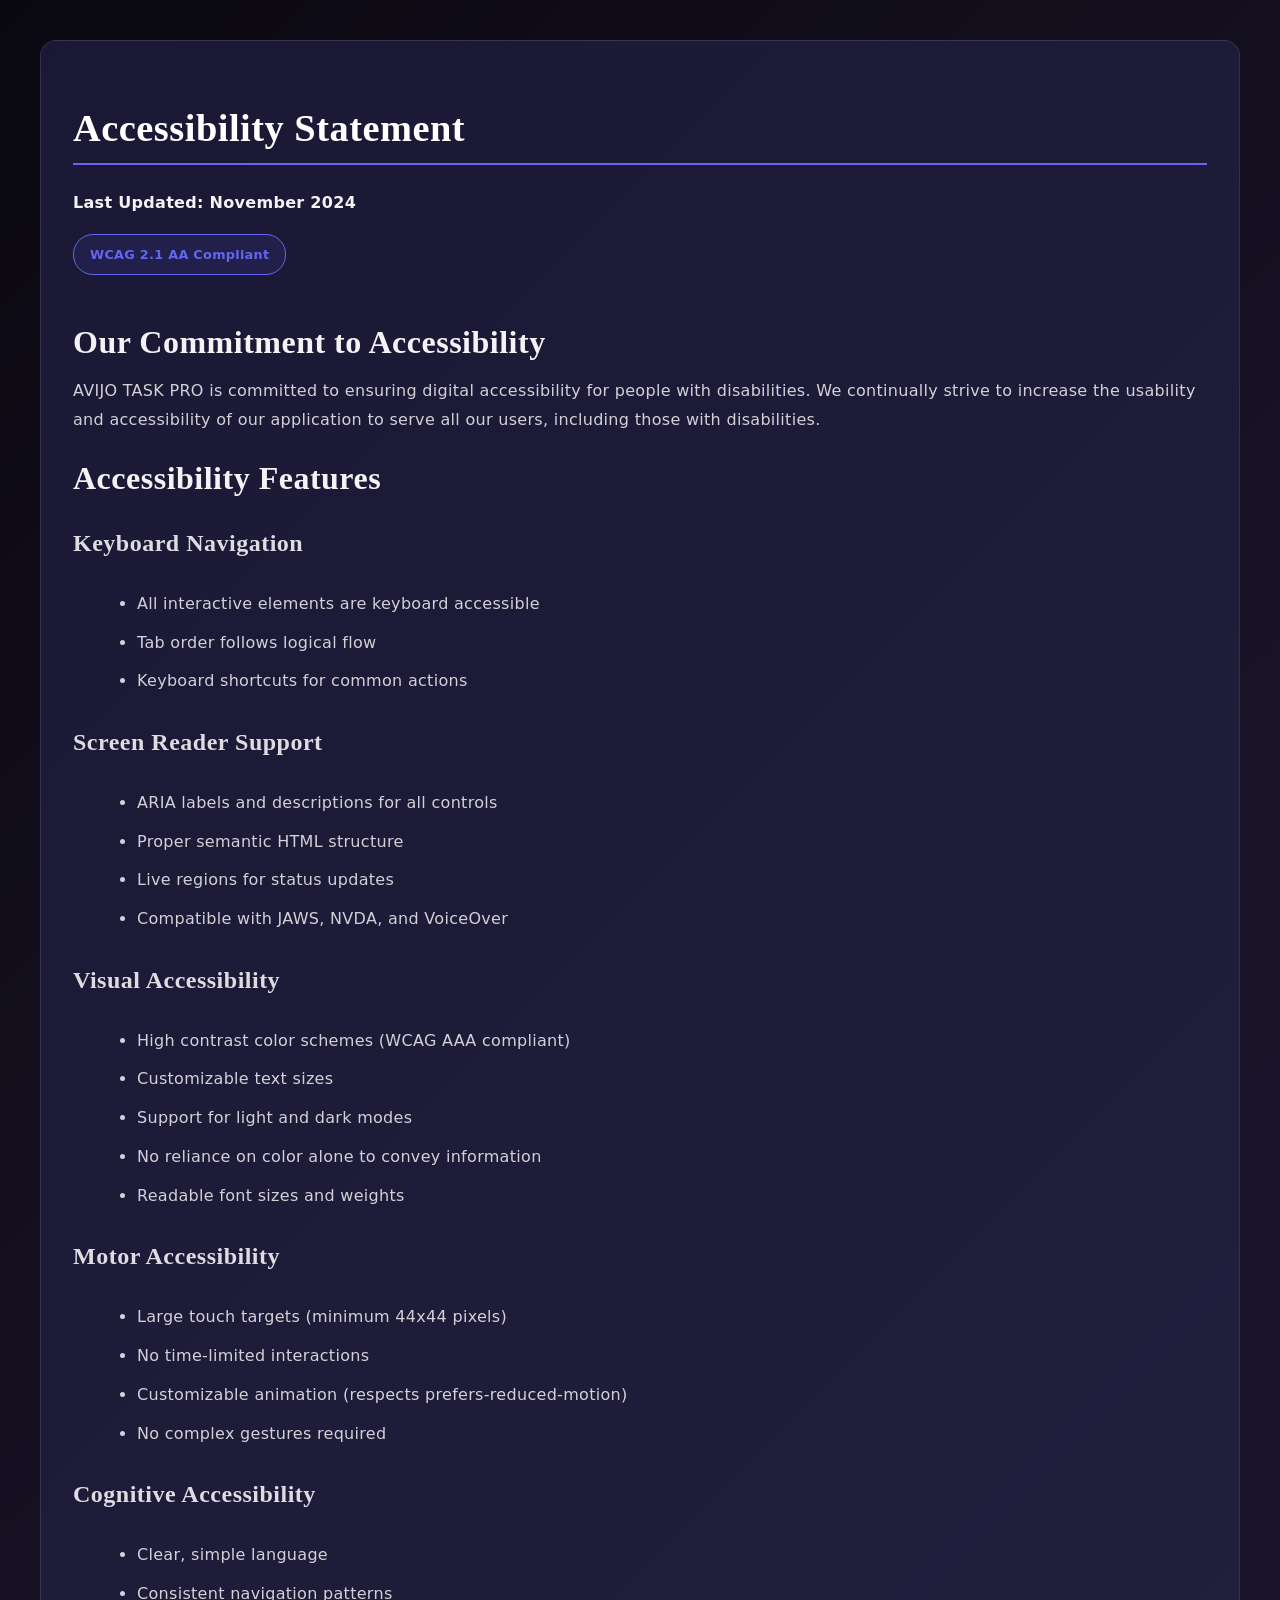
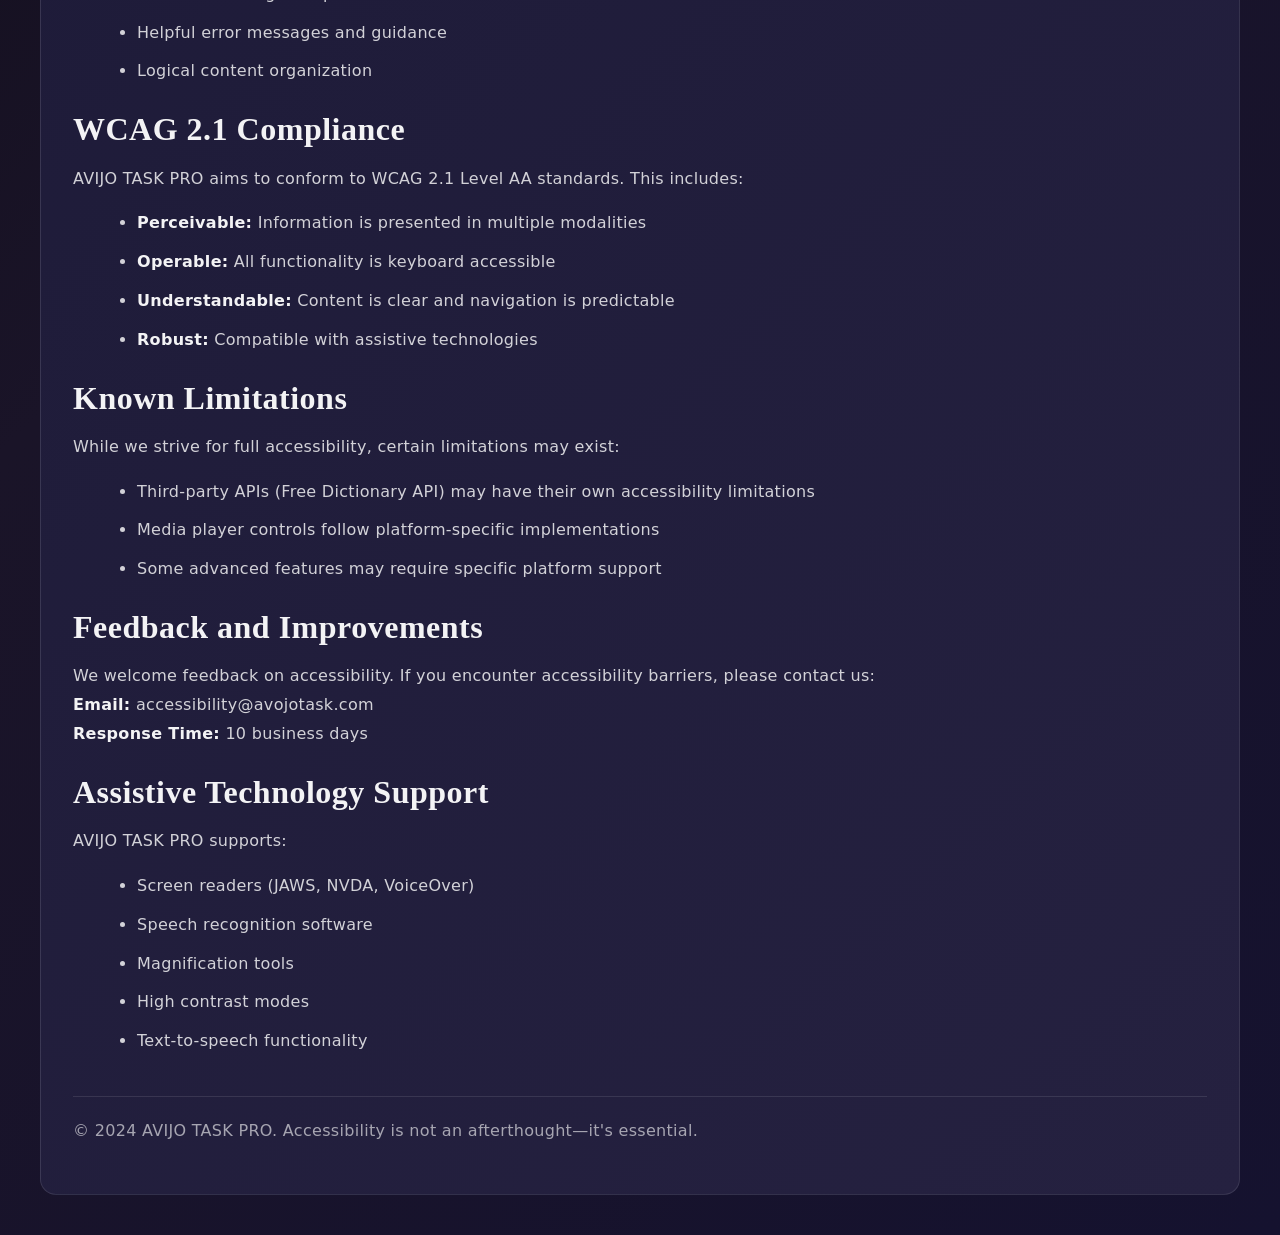
<file: www/accessibility.html>
<!DOCTYPE html>
<html lang="en">
<head>
    <meta charset="UTF-8">
    <meta name="viewport" content="width=device-width, initial-scale=1.0">
    <title>AVIJO TASK PRO - Accessibility Statement</title>
    <link rel="stylesheet" href="pro-4k-styles.css">
    <style>
        body {
            padding: 40px 20px;
            max-width: 1200px;
            margin: 0 auto;
        }
    </style>
</head>
<body>
    <div class="legal-document">
        <h2>Accessibility Statement</h2>
        <p><strong>Last Updated: November 2024</strong></p>

        <div class="compliance-badge">WCAG 2.1 AA Compliant</div>

        <h3>Our Commitment to Accessibility</h3>
        <p>AVIJO TASK PRO is committed to ensuring digital accessibility for people with disabilities. We continually strive to increase the usability and accessibility of our application to serve all our users, including those with disabilities.</p>

        <h3>Accessibility Features</h3>
        <h4>Keyboard Navigation</h4>
        <ul>
            <li>All interactive elements are keyboard accessible</li>
            <li>Tab order follows logical flow</li>
            <li>Keyboard shortcuts for common actions</li>
        </ul>

        <h4>Screen Reader Support</h4>
        <ul>
            <li>ARIA labels and descriptions for all controls</li>
            <li>Proper semantic HTML structure</li>
            <li>Live regions for status updates</li>
            <li>Compatible with JAWS, NVDA, and VoiceOver</li>
        </ul>

        <h4>Visual Accessibility</h4>
        <ul>
            <li>High contrast color schemes (WCAG AAA compliant)</li>
            <li>Customizable text sizes</li>
            <li>Support for light and dark modes</li>
            <li>No reliance on color alone to convey information</li>
            <li>Readable font sizes and weights</li>
        </ul>

        <h4>Motor Accessibility</h4>
        <ul>
            <li>Large touch targets (minimum 44x44 pixels)</li>
            <li>No time-limited interactions</li>
            <li>Customizable animation (respects prefers-reduced-motion)</li>
            <li>No complex gestures required</li>
        </ul>

        <h4>Cognitive Accessibility</h4>
        <ul>
            <li>Clear, simple language</li>
            <li>Consistent navigation patterns</li>
            <li>Helpful error messages and guidance</li>
            <li>Logical content organization</li>
        </ul>

        <h3>WCAG 2.1 Compliance</h3>
        <p>AVIJO TASK PRO aims to conform to WCAG 2.1 Level AA standards. This includes:</p>
        <ul>
            <li><strong>Perceivable:</strong> Information is presented in multiple modalities</li>
            <li><strong>Operable:</strong> All functionality is keyboard accessible</li>
            <li><strong>Understandable:</strong> Content is clear and navigation is predictable</li>
            <li><strong>Robust:</strong> Compatible with assistive technologies</li>
        </ul>

        <h3>Known Limitations</h3>
        <p>While we strive for full accessibility, certain limitations may exist:</p>
        <ul>
            <li>Third-party APIs (Free Dictionary API) may have their own accessibility limitations</li>
            <li>Media player controls follow platform-specific implementations</li>
            <li>Some advanced features may require specific platform support</li>
        </ul>

        <h3>Feedback and Improvements</h3>
        <p>We welcome feedback on accessibility. If you encounter accessibility barriers, please contact us:<br>
        <strong>Email:</strong> accessibility@avojotask.com<br>
        <strong>Response Time:</strong> 10 business days</p>

        <h3>Assistive Technology Support</h3>
        <p>AVIJO TASK PRO supports:</p>
        <ul>
            <li>Screen readers (JAWS, NVDA, VoiceOver)</li>
            <li>Speech recognition software</li>
            <li>Magnification tools</li>
            <li>High contrast modes</li>
            <li>Text-to-speech functionality</li>
        </ul>

        <p style="margin-top: 40px; border-top: 1px solid rgba(255, 255, 255, 0.1); padding-top: 20px; color: rgba(255, 255, 255, 0.6);">© 2024 AVIJO TASK PRO. Accessibility is not an afterthought—it's essential.</p>
    </div>
</body>
</html>
</file>
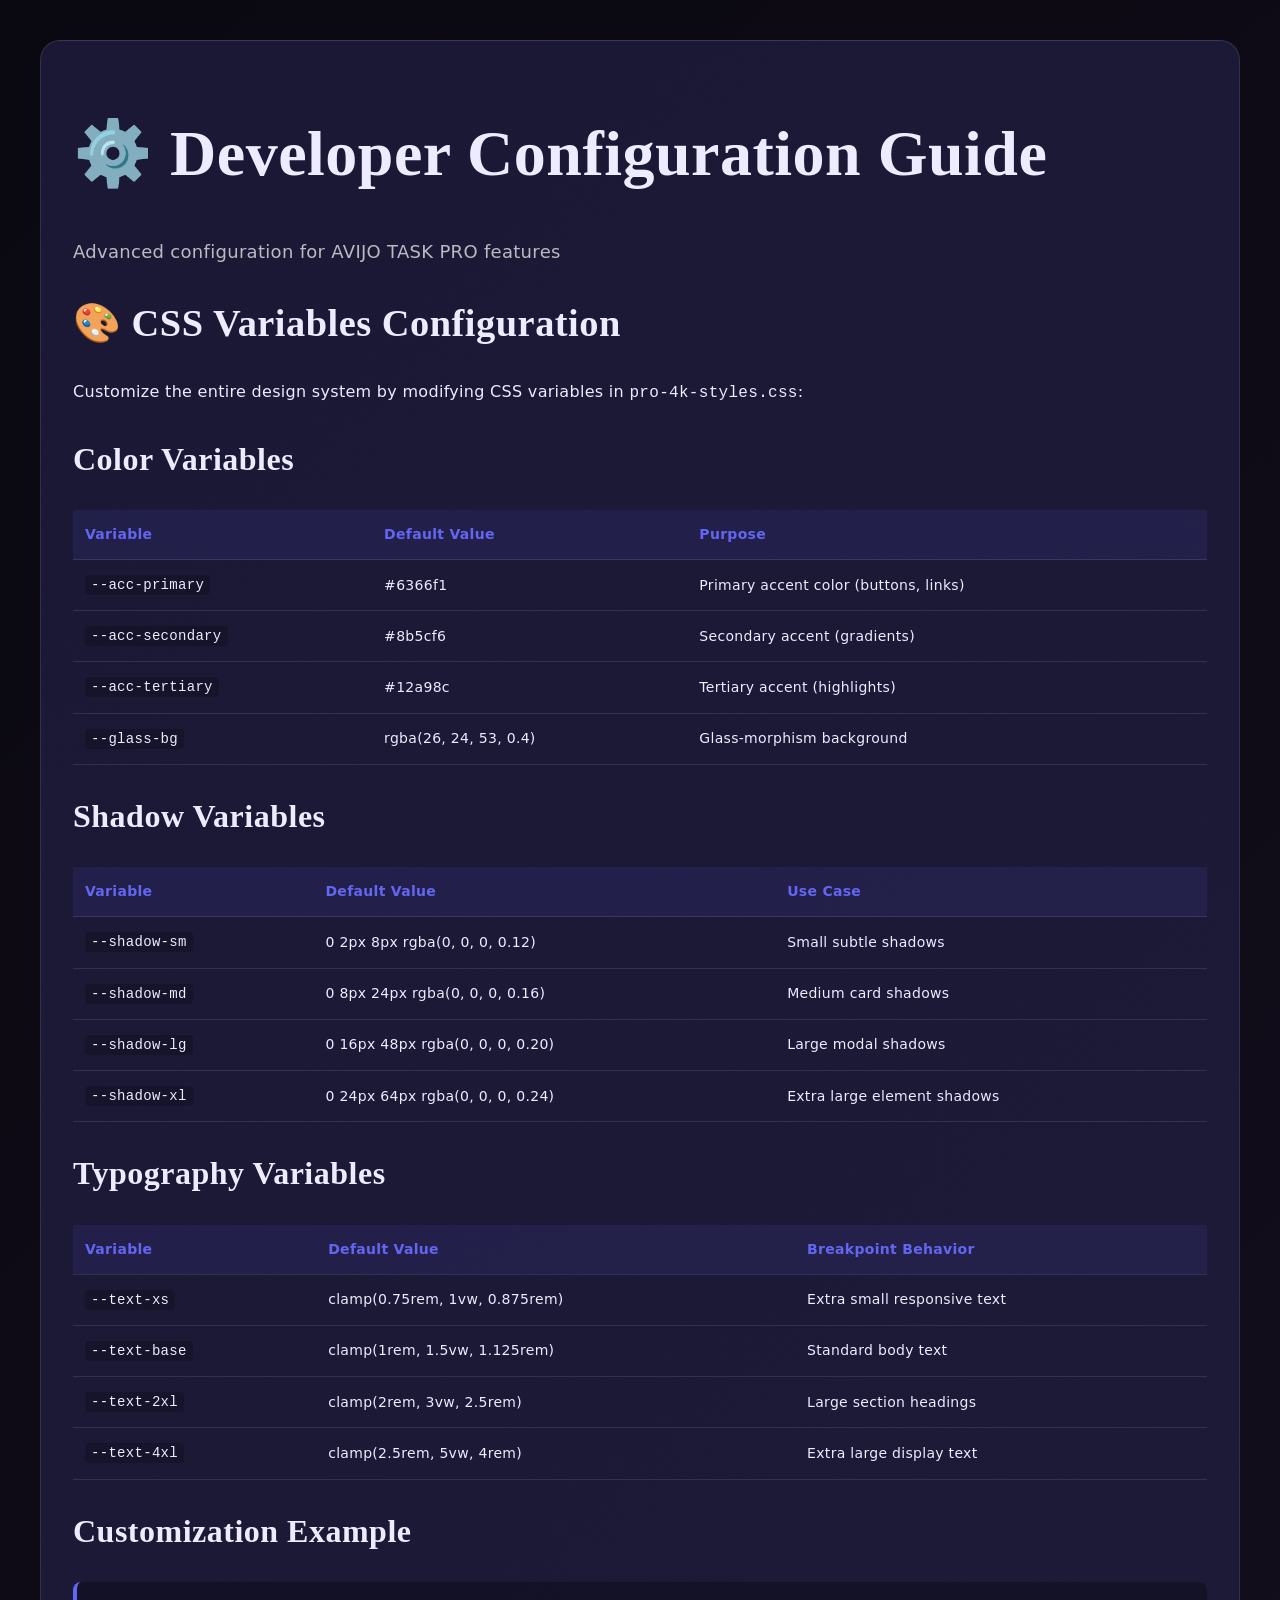
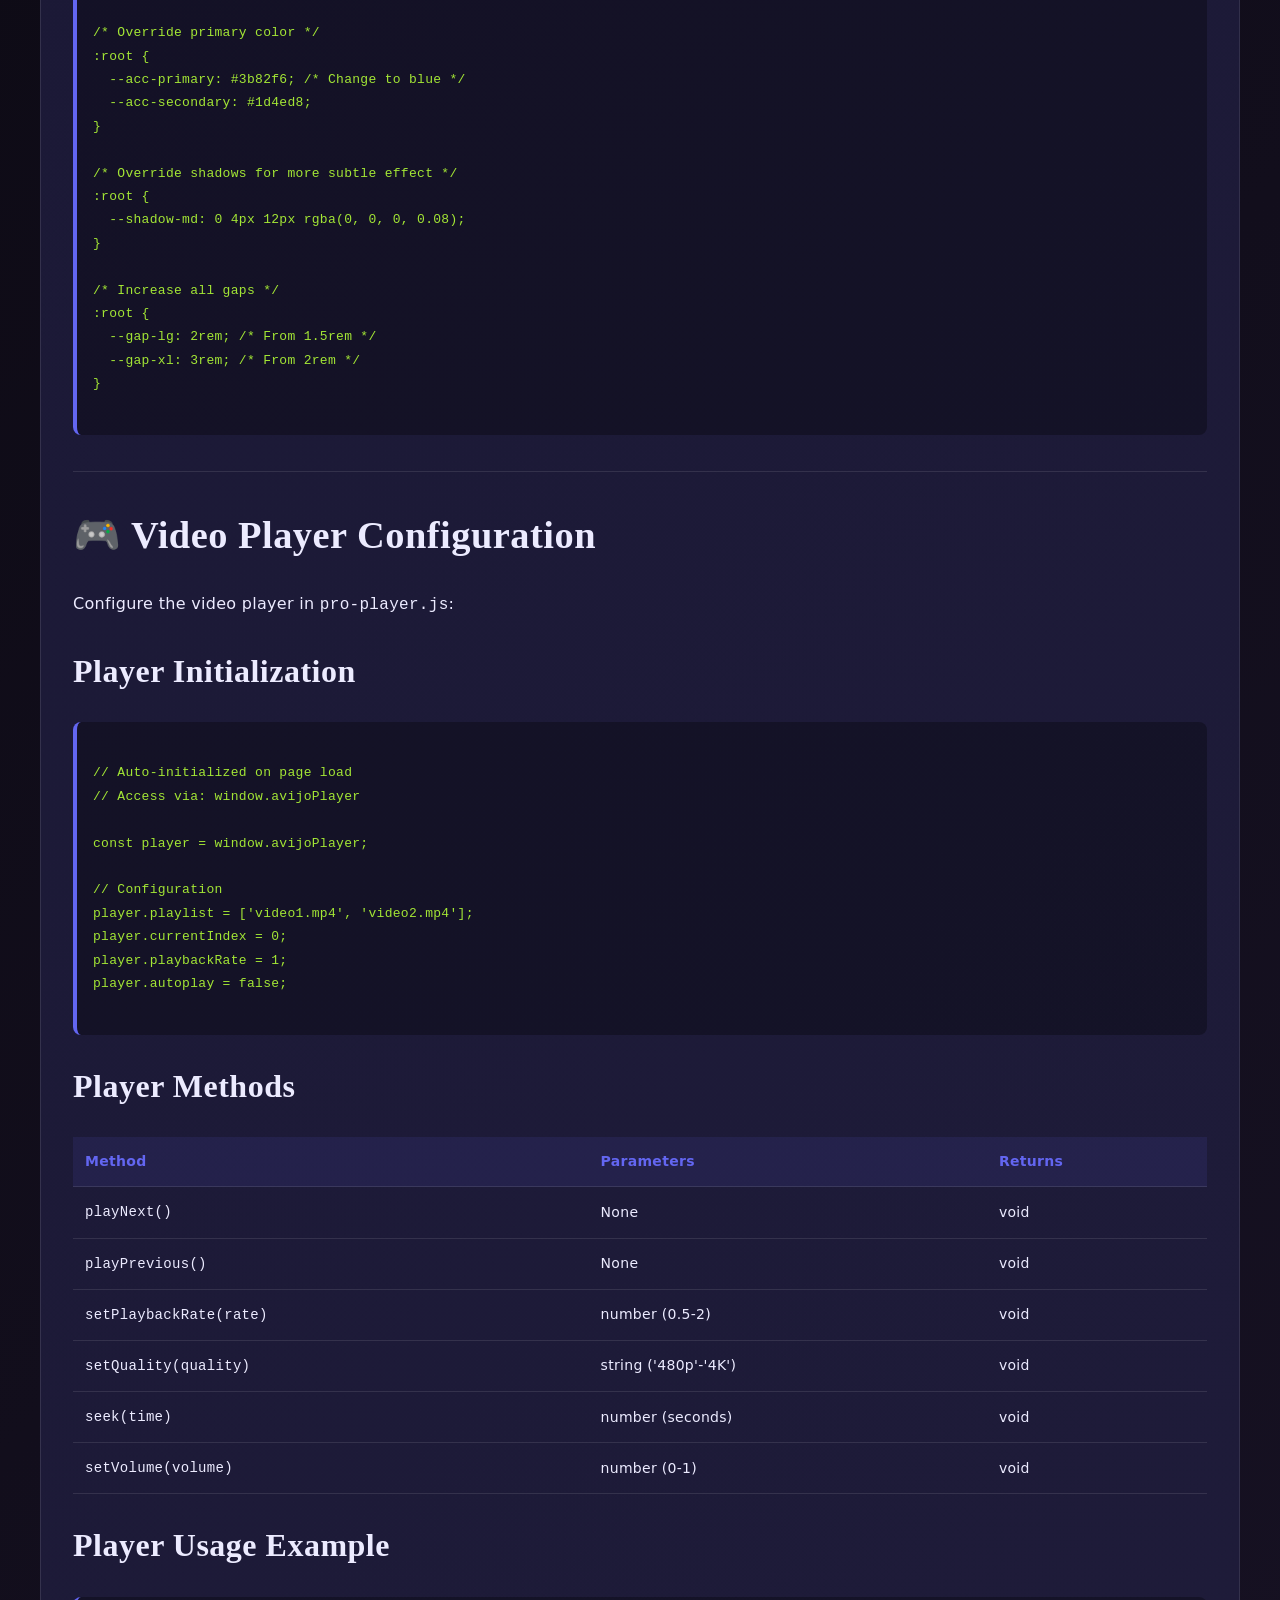
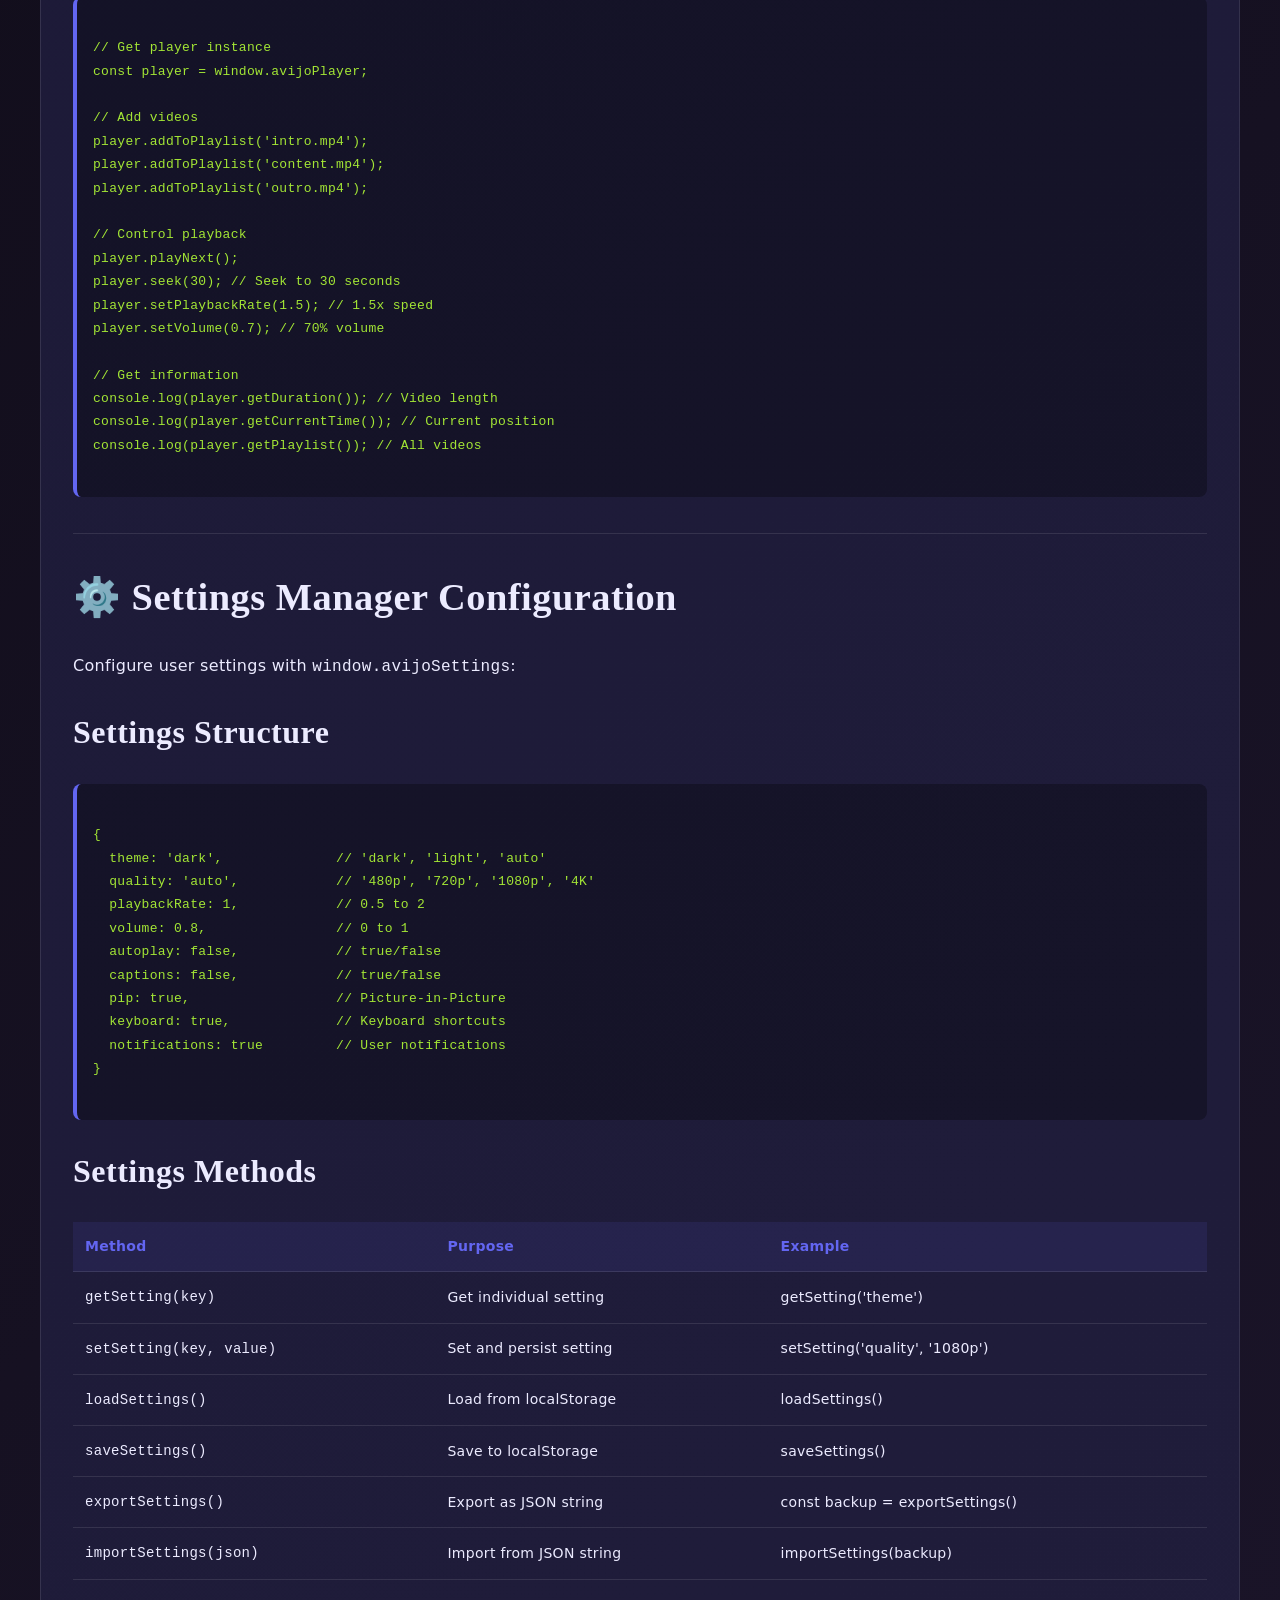
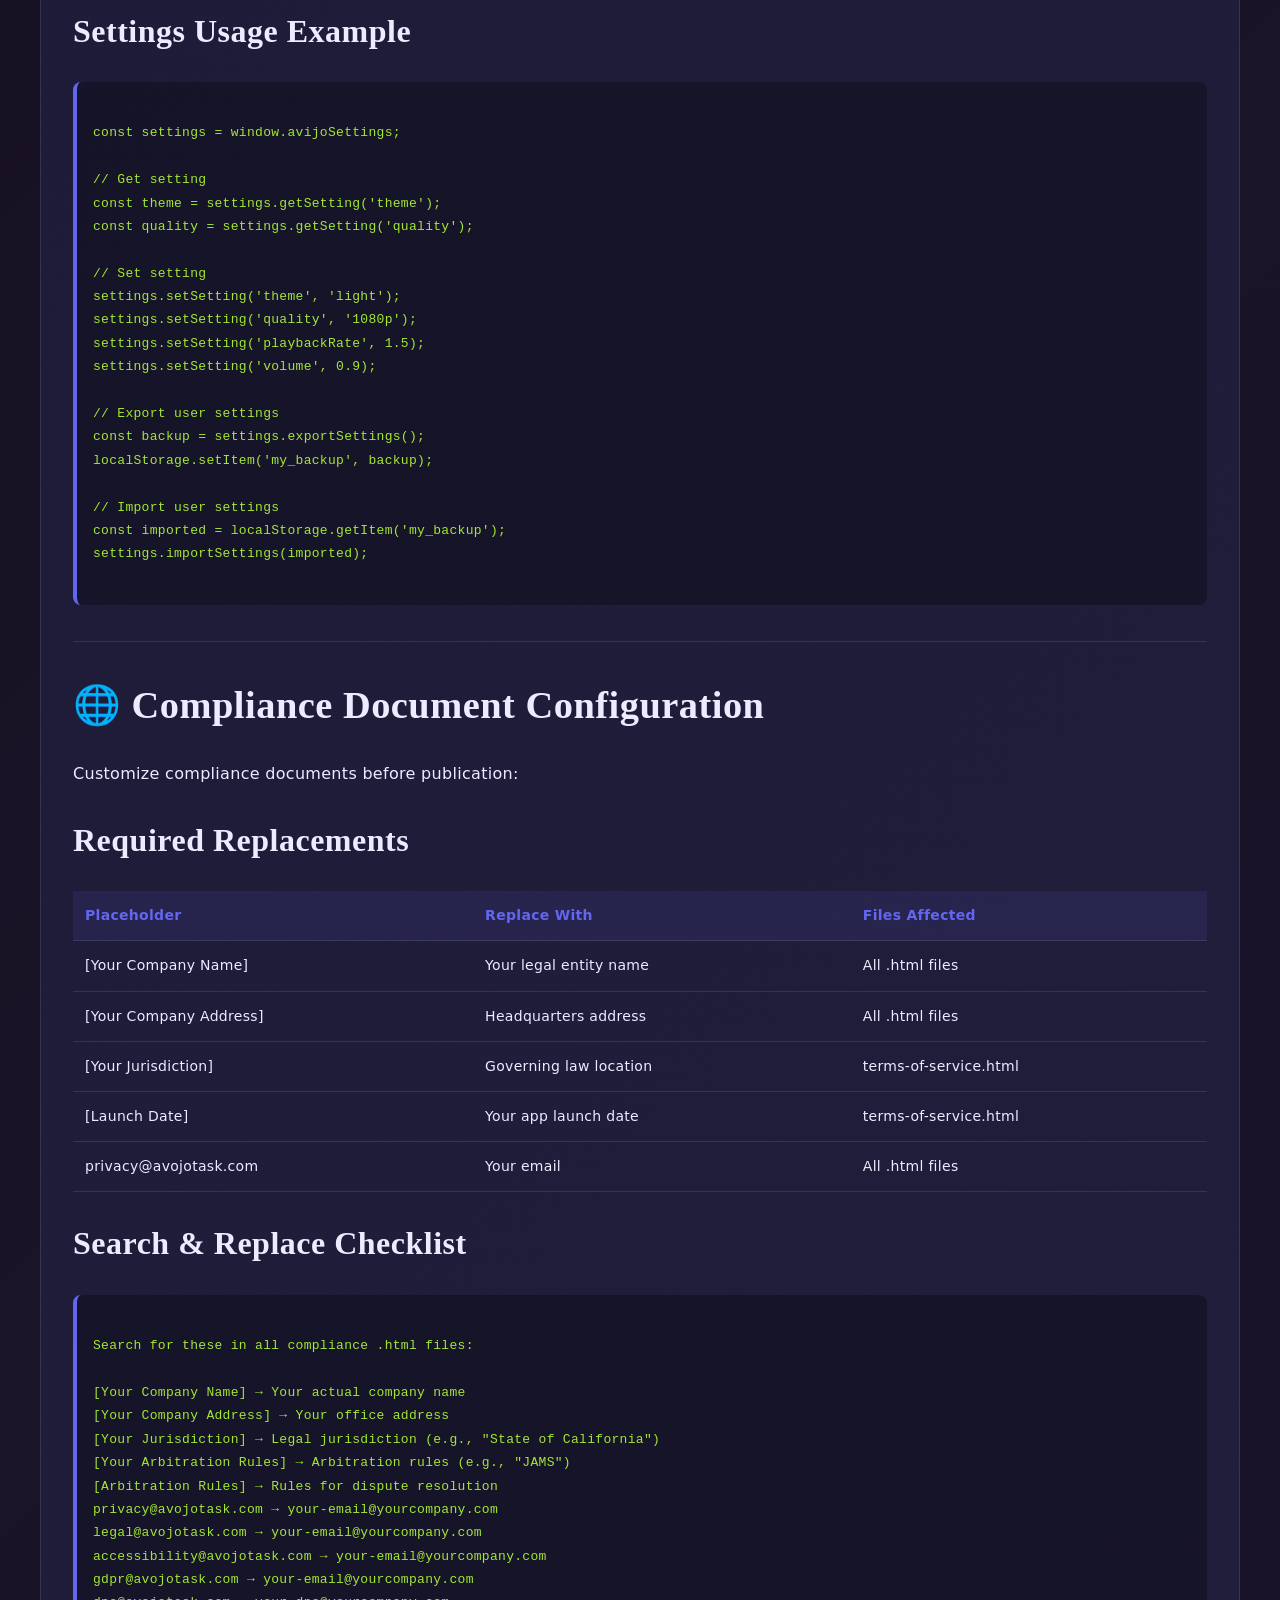
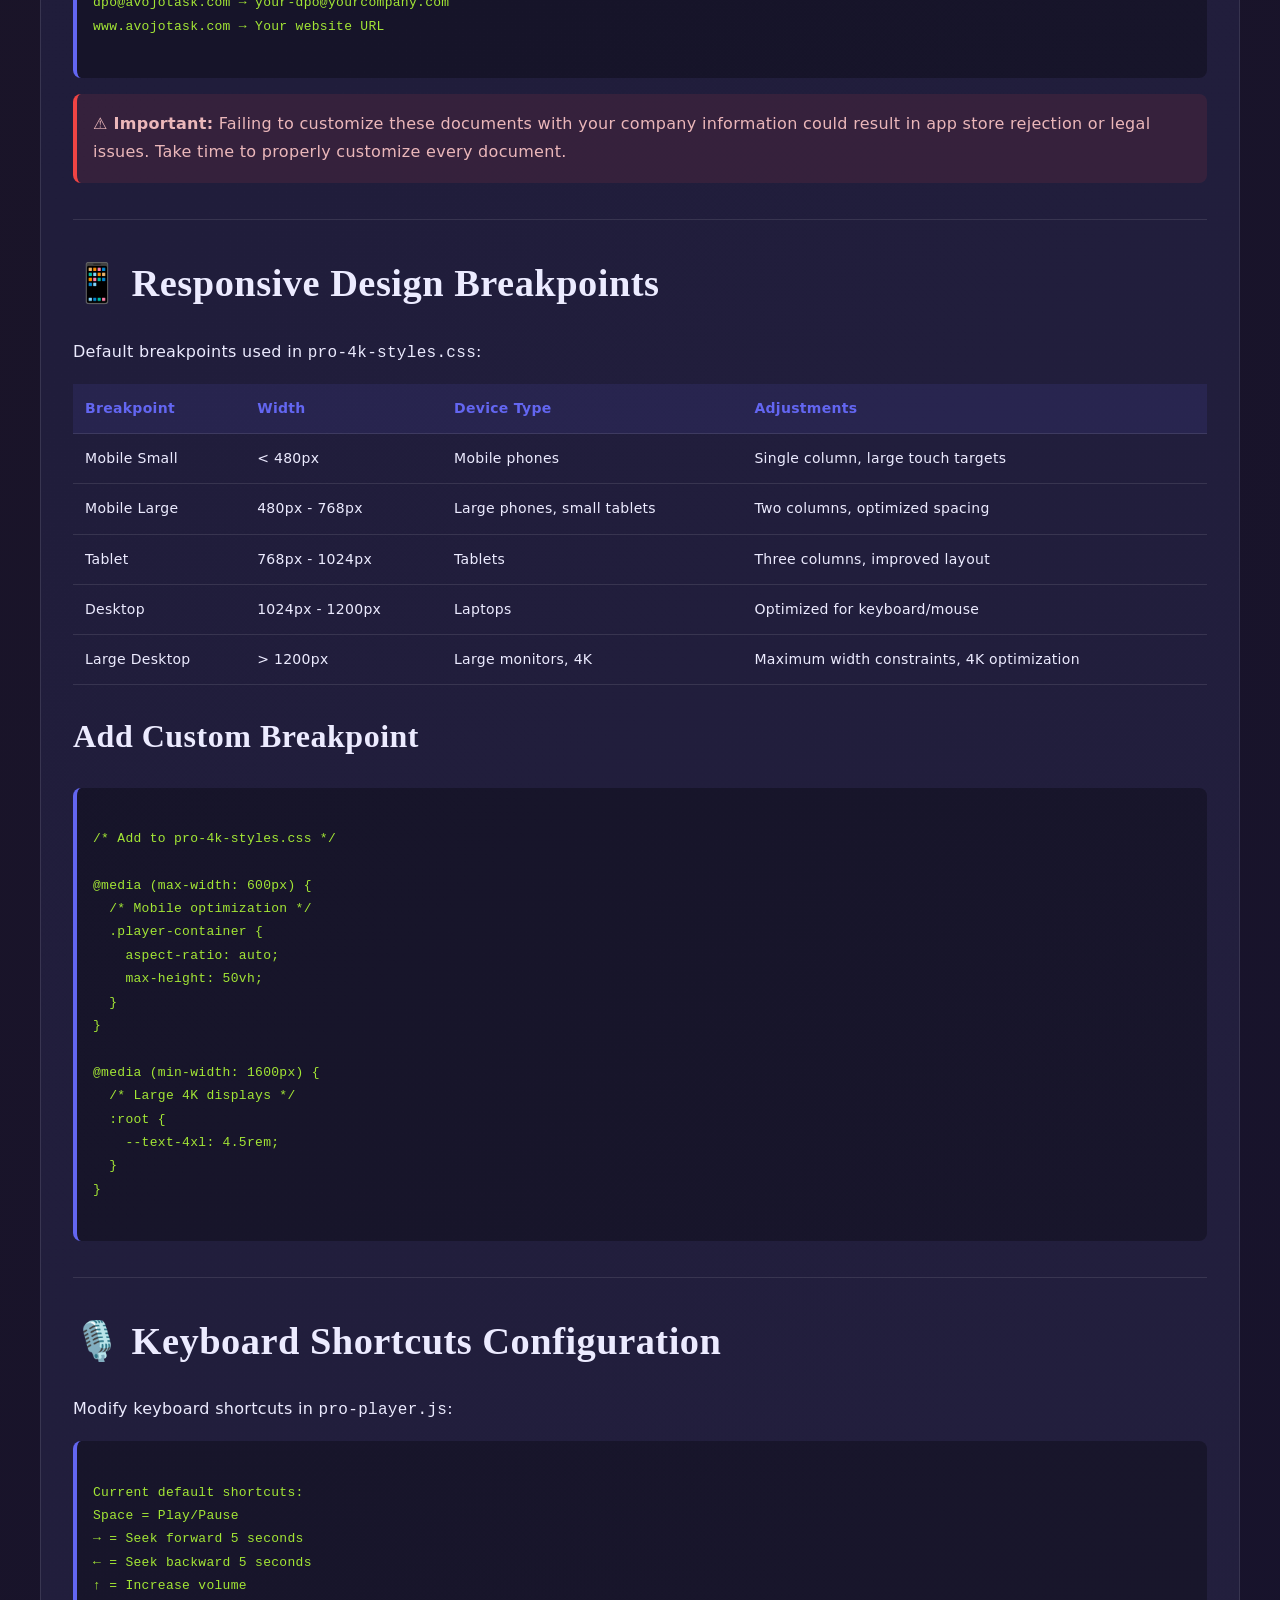
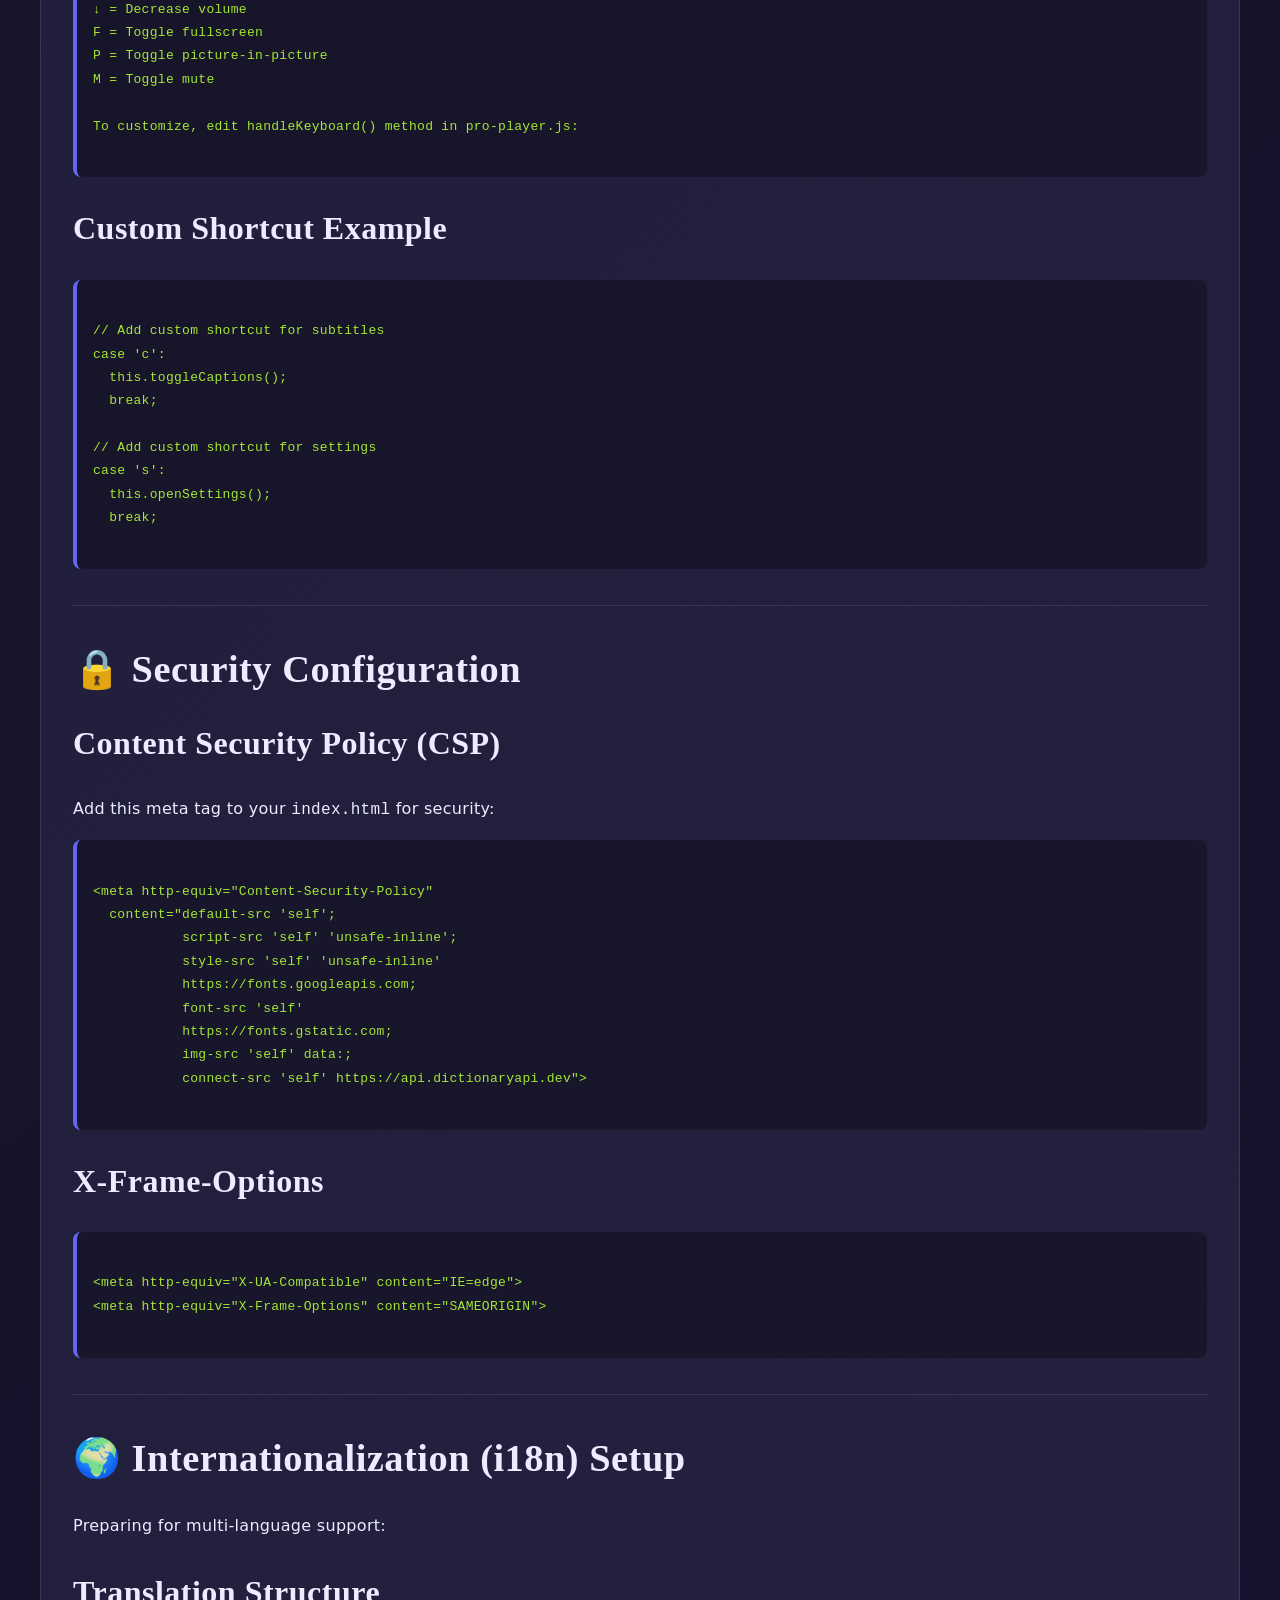
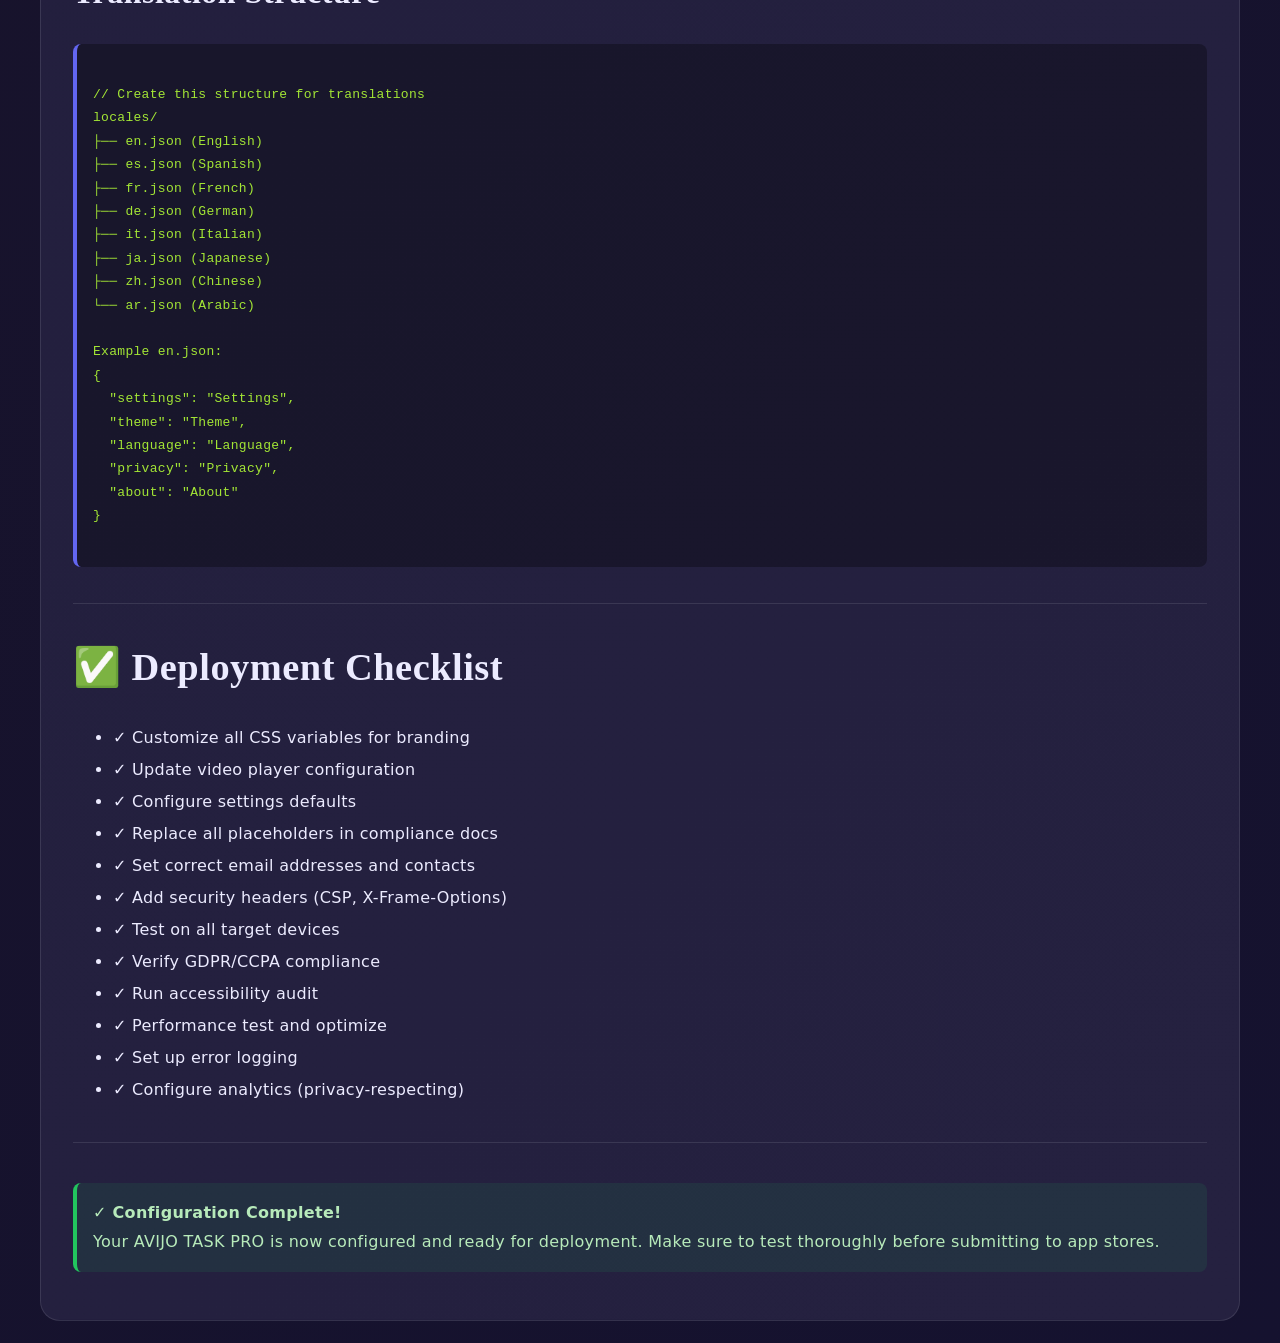
<file: www/DEVELOPER_CONFIG.html>
<!DOCTYPE html>
<html lang="en">
<head>
    <meta charset="UTF-8">
    <meta name="viewport" content="width=device-width, initial-scale=1.0">
    <title>AVIJO TASK PRO - Developer Configuration Guide</title>
    <link rel="stylesheet" href="pro-4k-styles.css">
    <style>
        body {
            padding: 40px 20px;
            max-width: 1200px;
            margin: 0 auto;
        }
        .config-guide {
            background: var(--panel-gradient);
            border: 1px solid rgba(255, 255, 255, 0.1);
            border-radius: 20px;
            padding: 32px;
            line-height: 1.8;
        }
        .config-section {
            margin-bottom: 40px;
            padding-bottom: 20px;
            border-bottom: 1px solid rgba(255, 255, 255, 0.1);
        }
        .config-section:last-child {
            border-bottom: none;
        }
        .code-block {
            background: rgba(0, 0, 0, 0.3);
            border-left: 4px solid var(--acc-primary);
            padding: 16px;
            border-radius: 8px;
            overflow-x: auto;
            margin: 16px 0;
            font-family: 'Courier New', monospace;
            font-size: 13px;
            color: #a3e635;
            white-space: pre-wrap;
            word-wrap: break-word;
        }
        .variable-table {
            width: 100%;
            border-collapse: collapse;
            margin: 16px 0;
            font-size: 14px;
        }
        .variable-table th,
        .variable-table td {
            padding: 12px;
            text-align: left;
            border-bottom: 1px solid rgba(255, 255, 255, 0.1);
        }
        .variable-table th {
            background: rgba(99, 102, 241, 0.1);
            font-weight: 700;
            color: var(--acc-primary);
        }
        .variable-table tr:hover {
            background: rgba(255, 255, 255, 0.05);
        }
        .config-var {
            font-family: 'Courier New', monospace;
            background: rgba(0, 0, 0, 0.2);
            padding: 2px 6px;
            border-radius: 4px;
        }
        .warning-box {
            background: rgba(239, 68, 68, 0.1);
            border-left: 4px solid #ef4444;
            padding: 16px;
            border-radius: 8px;
            margin: 16px 0;
            color: rgba(255, 200, 200, 0.9);
        }
        .success-box {
            background: rgba(34, 197, 94, 0.1);
            border-left: 4px solid #22c55e;
            padding: 16px;
            border-radius: 8px;
            margin: 16px 0;
            color: rgba(200, 255, 200, 0.9);
        }
    </style>
</head>
<body>
    <div class="config-guide">
        <h1>⚙️ Developer Configuration Guide</h1>
        <p style="color: rgba(255, 255, 255, 0.7); font-size: 18px;">Advanced configuration for AVIJO TASK PRO features</p>

        <div class="config-section">
            <h2>🎨 CSS Variables Configuration</h2>
            <p>Customize the entire design system by modifying CSS variables in <code>pro-4k-styles.css</code>:</p>
            
            <h3>Color Variables</h3>
            <table class="variable-table">
                <thead>
                    <tr>
                        <th>Variable</th>
                        <th>Default Value</th>
                        <th>Purpose</th>
                    </tr>
                </thead>
                <tbody>
                    <tr>
                        <td><span class="config-var">--acc-primary</span></td>
                        <td>#6366f1</td>
                        <td>Primary accent color (buttons, links)</td>
                    </tr>
                    <tr>
                        <td><span class="config-var">--acc-secondary</span></td>
                        <td>#8b5cf6</td>
                        <td>Secondary accent (gradients)</td>
                    </tr>
                    <tr>
                        <td><span class="config-var">--acc-tertiary</span></td>
                        <td>#12a98c</td>
                        <td>Tertiary accent (highlights)</td>
                    </tr>
                    <tr>
                        <td><span class="config-var">--glass-bg</span></td>
                        <td>rgba(26, 24, 53, 0.4)</td>
                        <td>Glass-morphism background</td>
                    </tr>
                </tbody>
            </table>

            <h3>Shadow Variables</h3>
            <table class="variable-table">
                <thead>
                    <tr>
                        <th>Variable</th>
                        <th>Default Value</th>
                        <th>Use Case</th>
                    </tr>
                </thead>
                <tbody>
                    <tr>
                        <td><span class="config-var">--shadow-sm</span></td>
                        <td>0 2px 8px rgba(0, 0, 0, 0.12)</td>
                        <td>Small subtle shadows</td>
                    </tr>
                    <tr>
                        <td><span class="config-var">--shadow-md</span></td>
                        <td>0 8px 24px rgba(0, 0, 0, 0.16)</td>
                        <td>Medium card shadows</td>
                    </tr>
                    <tr>
                        <td><span class="config-var">--shadow-lg</span></td>
                        <td>0 16px 48px rgba(0, 0, 0, 0.20)</td>
                        <td>Large modal shadows</td>
                    </tr>
                    <tr>
                        <td><span class="config-var">--shadow-xl</span></td>
                        <td>0 24px 64px rgba(0, 0, 0, 0.24)</td>
                        <td>Extra large element shadows</td>
                    </tr>
                </tbody>
            </table>

            <h3>Typography Variables</h3>
            <table class="variable-table">
                <thead>
                    <tr>
                        <th>Variable</th>
                        <th>Default Value</th>
                        <th>Breakpoint Behavior</th>
                    </tr>
                </thead>
                <tbody>
                    <tr>
                        <td><span class="config-var">--text-xs</span></td>
                        <td>clamp(0.75rem, 1vw, 0.875rem)</td>
                        <td>Extra small responsive text</td>
                    </tr>
                    <tr>
                        <td><span class="config-var">--text-base</span></td>
                        <td>clamp(1rem, 1.5vw, 1.125rem)</td>
                        <td>Standard body text</td>
                    </tr>
                    <tr>
                        <td><span class="config-var">--text-2xl</span></td>
                        <td>clamp(2rem, 3vw, 2.5rem)</td>
                        <td>Large section headings</td>
                    </tr>
                    <tr>
                        <td><span class="config-var">--text-4xl</span></td>
                        <td>clamp(2.5rem, 5vw, 4rem)</td>
                        <td>Extra large display text</td>
                    </tr>
                </tbody>
            </table>

            <h3>Customization Example</h3>
            <div class="code-block">
/* Override primary color */
:root {
  --acc-primary: #3b82f6; /* Change to blue */
  --acc-secondary: #1d4ed8;
}

/* Override shadows for more subtle effect */
:root {
  --shadow-md: 0 4px 12px rgba(0, 0, 0, 0.08);
}

/* Increase all gaps */
:root {
  --gap-lg: 2rem; /* From 1.5rem */
  --gap-xl: 3rem; /* From 2rem */
}
            </div>
        </div>

        <div class="config-section">
            <h2>🎮 Video Player Configuration</h2>
            <p>Configure the video player in <code>pro-player.js</code>:</p>

            <h3>Player Initialization</h3>
            <div class="code-block">
// Auto-initialized on page load
// Access via: window.avijoPlayer

const player = window.avijoPlayer;

// Configuration
player.playlist = ['video1.mp4', 'video2.mp4'];
player.currentIndex = 0;
player.playbackRate = 1;
player.autoplay = false;
            </div>

            <h3>Player Methods</h3>
            <table class="variable-table">
                <thead>
                    <tr>
                        <th>Method</th>
                        <th>Parameters</th>
                        <th>Returns</th>
                    </tr>
                </thead>
                <tbody>
                    <tr>
                        <td><code>playNext()</code></td>
                        <td>None</td>
                        <td>void</td>
                    </tr>
                    <tr>
                        <td><code>playPrevious()</code></td>
                        <td>None</td>
                        <td>void</td>
                    </tr>
                    <tr>
                        <td><code>setPlaybackRate(rate)</code></td>
                        <td>number (0.5-2)</td>
                        <td>void</td>
                    </tr>
                    <tr>
                        <td><code>setQuality(quality)</code></td>
                        <td>string ('480p'-'4K')</td>
                        <td>void</td>
                    </tr>
                    <tr>
                        <td><code>seek(time)</code></td>
                        <td>number (seconds)</td>
                        <td>void</td>
                    </tr>
                    <tr>
                        <td><code>setVolume(volume)</code></td>
                        <td>number (0-1)</td>
                        <td>void</td>
                    </tr>
                </tbody>
            </table>

            <h3>Player Usage Example</h3>
            <div class="code-block">
// Get player instance
const player = window.avijoPlayer;

// Add videos
player.addToPlaylist('intro.mp4');
player.addToPlaylist('content.mp4');
player.addToPlaylist('outro.mp4');

// Control playback
player.playNext();
player.seek(30); // Seek to 30 seconds
player.setPlaybackRate(1.5); // 1.5x speed
player.setVolume(0.7); // 70% volume

// Get information
console.log(player.getDuration()); // Video length
console.log(player.getCurrentTime()); // Current position
console.log(player.getPlaylist()); // All videos
            </div>
        </div>

        <div class="config-section">
            <h2>⚙️ Settings Manager Configuration</h2>
            <p>Configure user settings with <code>window.avijoSettings</code>:</p>

            <h3>Settings Structure</h3>
            <div class="code-block">
{
  theme: 'dark',              // 'dark', 'light', 'auto'
  quality: 'auto',            // '480p', '720p', '1080p', '4K'
  playbackRate: 1,            // 0.5 to 2
  volume: 0.8,                // 0 to 1
  autoplay: false,            // true/false
  captions: false,            // true/false
  pip: true,                  // Picture-in-Picture
  keyboard: true,             // Keyboard shortcuts
  notifications: true         // User notifications
}
            </div>

            <h3>Settings Methods</h3>
            <table class="variable-table">
                <thead>
                    <tr>
                        <th>Method</th>
                        <th>Purpose</th>
                        <th>Example</th>
                    </tr>
                </thead>
                <tbody>
                    <tr>
                        <td><code>getSetting(key)</code></td>
                        <td>Get individual setting</td>
                        <td>getSetting('theme')</td>
                    </tr>
                    <tr>
                        <td><code>setSetting(key, value)</code></td>
                        <td>Set and persist setting</td>
                        <td>setSetting('quality', '1080p')</td>
                    </tr>
                    <tr>
                        <td><code>loadSettings()</code></td>
                        <td>Load from localStorage</td>
                        <td>loadSettings()</td>
                    </tr>
                    <tr>
                        <td><code>saveSettings()</code></td>
                        <td>Save to localStorage</td>
                        <td>saveSettings()</td>
                    </tr>
                    <tr>
                        <td><code>exportSettings()</code></td>
                        <td>Export as JSON string</td>
                        <td>const backup = exportSettings()</td>
                    </tr>
                    <tr>
                        <td><code>importSettings(json)</code></td>
                        <td>Import from JSON string</td>
                        <td>importSettings(backup)</td>
                    </tr>
                </tbody>
            </table>

            <h3>Settings Usage Example</h3>
            <div class="code-block">
const settings = window.avijoSettings;

// Get setting
const theme = settings.getSetting('theme');
const quality = settings.getSetting('quality');

// Set setting
settings.setSetting('theme', 'light');
settings.setSetting('quality', '1080p');
settings.setSetting('playbackRate', 1.5);
settings.setSetting('volume', 0.9);

// Export user settings
const backup = settings.exportSettings();
localStorage.setItem('my_backup', backup);

// Import user settings
const imported = localStorage.getItem('my_backup');
settings.importSettings(imported);
            </div>
        </div>

        <div class="config-section">
            <h2>🌐 Compliance Document Configuration</h2>
            <p>Customize compliance documents before publication:</p>

            <h3>Required Replacements</h3>
            <table class="variable-table">
                <thead>
                    <tr>
                        <th>Placeholder</th>
                        <th>Replace With</th>
                        <th>Files Affected</th>
                    </tr>
                </thead>
                <tbody>
                    <tr>
                        <td>[Your Company Name]</td>
                        <td>Your legal entity name</td>
                        <td>All .html files</td>
                    </tr>
                    <tr>
                        <td>[Your Company Address]</td>
                        <td>Headquarters address</td>
                        <td>All .html files</td>
                    </tr>
                    <tr>
                        <td>[Your Jurisdiction]</td>
                        <td>Governing law location</td>
                        <td>terms-of-service.html</td>
                    </tr>
                    <tr>
                        <td>[Launch Date]</td>
                        <td>Your app launch date</td>
                        <td>terms-of-service.html</td>
                    </tr>
                    <tr>
                        <td>privacy@avojotask.com</td>
                        <td>Your email</td>
                        <td>All .html files</td>
                    </tr>
                </tbody>
            </table>

            <h3>Search & Replace Checklist</h3>
            <div class="code-block">
Search for these in all compliance .html files:

[Your Company Name] → Your actual company name
[Your Company Address] → Your office address
[Your Jurisdiction] → Legal jurisdiction (e.g., "State of California")
[Your Arbitration Rules] → Arbitration rules (e.g., "JAMS")
[Arbitration Rules] → Rules for dispute resolution
privacy@avojotask.com → your-email@yourcompany.com
legal@avojotask.com → your-email@yourcompany.com
accessibility@avojotask.com → your-email@yourcompany.com
gdpr@avojotask.com → your-email@yourcompany.com
dpo@avojotask.com → your-dpo@yourcompany.com
www.avojotask.com → Your website URL
            </div>

            <div class="warning-box">
                <strong>⚠️ Important:</strong> Failing to customize these documents with your company information could result in app store rejection or legal issues. Take time to properly customize every document.
            </div>
        </div>

        <div class="config-section">
            <h2>📱 Responsive Design Breakpoints</h2>
            <p>Default breakpoints used in <code>pro-4k-styles.css</code>:</p>

            <table class="variable-table">
                <thead>
                    <tr>
                        <th>Breakpoint</th>
                        <th>Width</th>
                        <th>Device Type</th>
                        <th>Adjustments</th>
                    </tr>
                </thead>
                <tbody>
                    <tr>
                        <td>Mobile Small</td>
                        <td>&lt; 480px</td>
                        <td>Mobile phones</td>
                        <td>Single column, large touch targets</td>
                    </tr>
                    <tr>
                        <td>Mobile Large</td>
                        <td>480px - 768px</td>
                        <td>Large phones, small tablets</td>
                        <td>Two columns, optimized spacing</td>
                    </tr>
                    <tr>
                        <td>Tablet</td>
                        <td>768px - 1024px</td>
                        <td>Tablets</td>
                        <td>Three columns, improved layout</td>
                    </tr>
                    <tr>
                        <td>Desktop</td>
                        <td>1024px - 1200px</td>
                        <td>Laptops</td>
                        <td>Optimized for keyboard/mouse</td>
                    </tr>
                    <tr>
                        <td>Large Desktop</td>
                        <td>&gt; 1200px</td>
                        <td>Large monitors, 4K</td>
                        <td>Maximum width constraints, 4K optimization</td>
                    </tr>
                </tbody>
            </table>

            <h3>Add Custom Breakpoint</h3>
            <div class="code-block">
/* Add to pro-4k-styles.css */

@media (max-width: 600px) {
  /* Mobile optimization */
  .player-container {
    aspect-ratio: auto;
    max-height: 50vh;
  }
}

@media (min-width: 1600px) {
  /* Large 4K displays */
  :root {
    --text-4xl: 4.5rem;
  }
}
            </div>
        </div>

        <div class="config-section">
            <h2>🎙️ Keyboard Shortcuts Configuration</h2>
            <p>Modify keyboard shortcuts in <code>pro-player.js</code>:</p>

            <div class="code-block">
Current default shortcuts:
Space = Play/Pause
→ = Seek forward 5 seconds
← = Seek backward 5 seconds
↑ = Increase volume
↓ = Decrease volume
F = Toggle fullscreen
P = Toggle picture-in-picture
M = Toggle mute

To customize, edit handleKeyboard() method in pro-player.js:
            </div>

            <h3>Custom Shortcut Example</h3>
            <div class="code-block">
// Add custom shortcut for subtitles
case 'c':
  this.toggleCaptions();
  break;

// Add custom shortcut for settings
case 's':
  this.openSettings();
  break;
            </div>
        </div>

        <div class="config-section">
            <h2>🔒 Security Configuration</h2>
            
            <h3>Content Security Policy (CSP)</h3>
            <p>Add this meta tag to your <code>index.html</code> for security:</p>
            <div class="code-block">
&lt;meta http-equiv="Content-Security-Policy" 
  content="default-src 'self'; 
           script-src 'self' 'unsafe-inline'; 
           style-src 'self' 'unsafe-inline' 
           https://fonts.googleapis.com; 
           font-src 'self' 
           https://fonts.gstatic.com; 
           img-src 'self' data:; 
           connect-src 'self' https://api.dictionaryapi.dev"&gt;
            </div>

            <h3>X-Frame-Options</h3>
            <div class="code-block">
&lt;meta http-equiv="X-UA-Compatible" content="IE=edge"&gt;
&lt;meta http-equiv="X-Frame-Options" content="SAMEORIGIN"&gt;
            </div>
        </div>

        <div class="config-section">
            <h2>🌍 Internationalization (i18n) Setup</h2>
            <p>Preparing for multi-language support:</p>

            <h3>Translation Structure</h3>
            <div class="code-block">
// Create this structure for translations
locales/
├── en.json (English)
├── es.json (Spanish)
├── fr.json (French)
├── de.json (German)
├── it.json (Italian)
├── ja.json (Japanese)
├── zh.json (Chinese)
└── ar.json (Arabic)

Example en.json:
{
  "settings": "Settings",
  "theme": "Theme",
  "language": "Language",
  "privacy": "Privacy",
  "about": "About"
}
            </div>
        </div>

        <div class="config-section">
            <h2>✅ Deployment Checklist</h2>
            <ul style="font-size: 16px; line-height: 2;">
                <li>✓ Customize all CSS variables for branding</li>
                <li>✓ Update video player configuration</li>
                <li>✓ Configure settings defaults</li>
                <li>✓ Replace all placeholders in compliance docs</li>
                <li>✓ Set correct email addresses and contacts</li>
                <li>✓ Add security headers (CSP, X-Frame-Options)</li>
                <li>✓ Test on all target devices</li>
                <li>✓ Verify GDPR/CCPA compliance</li>
                <li>✓ Run accessibility audit</li>
                <li>✓ Performance test and optimize</li>
                <li>✓ Set up error logging</li>
                <li>✓ Configure analytics (privacy-respecting)</li>
            </ul>
        </div>

        <div class="success-box">
            <strong>✓ Configuration Complete!</strong><br>
            Your AVIJO TASK PRO is now configured and ready for deployment. Make sure to test thoroughly before submitting to app stores.
        </div>
    </div>
</body>
</html>
</file>
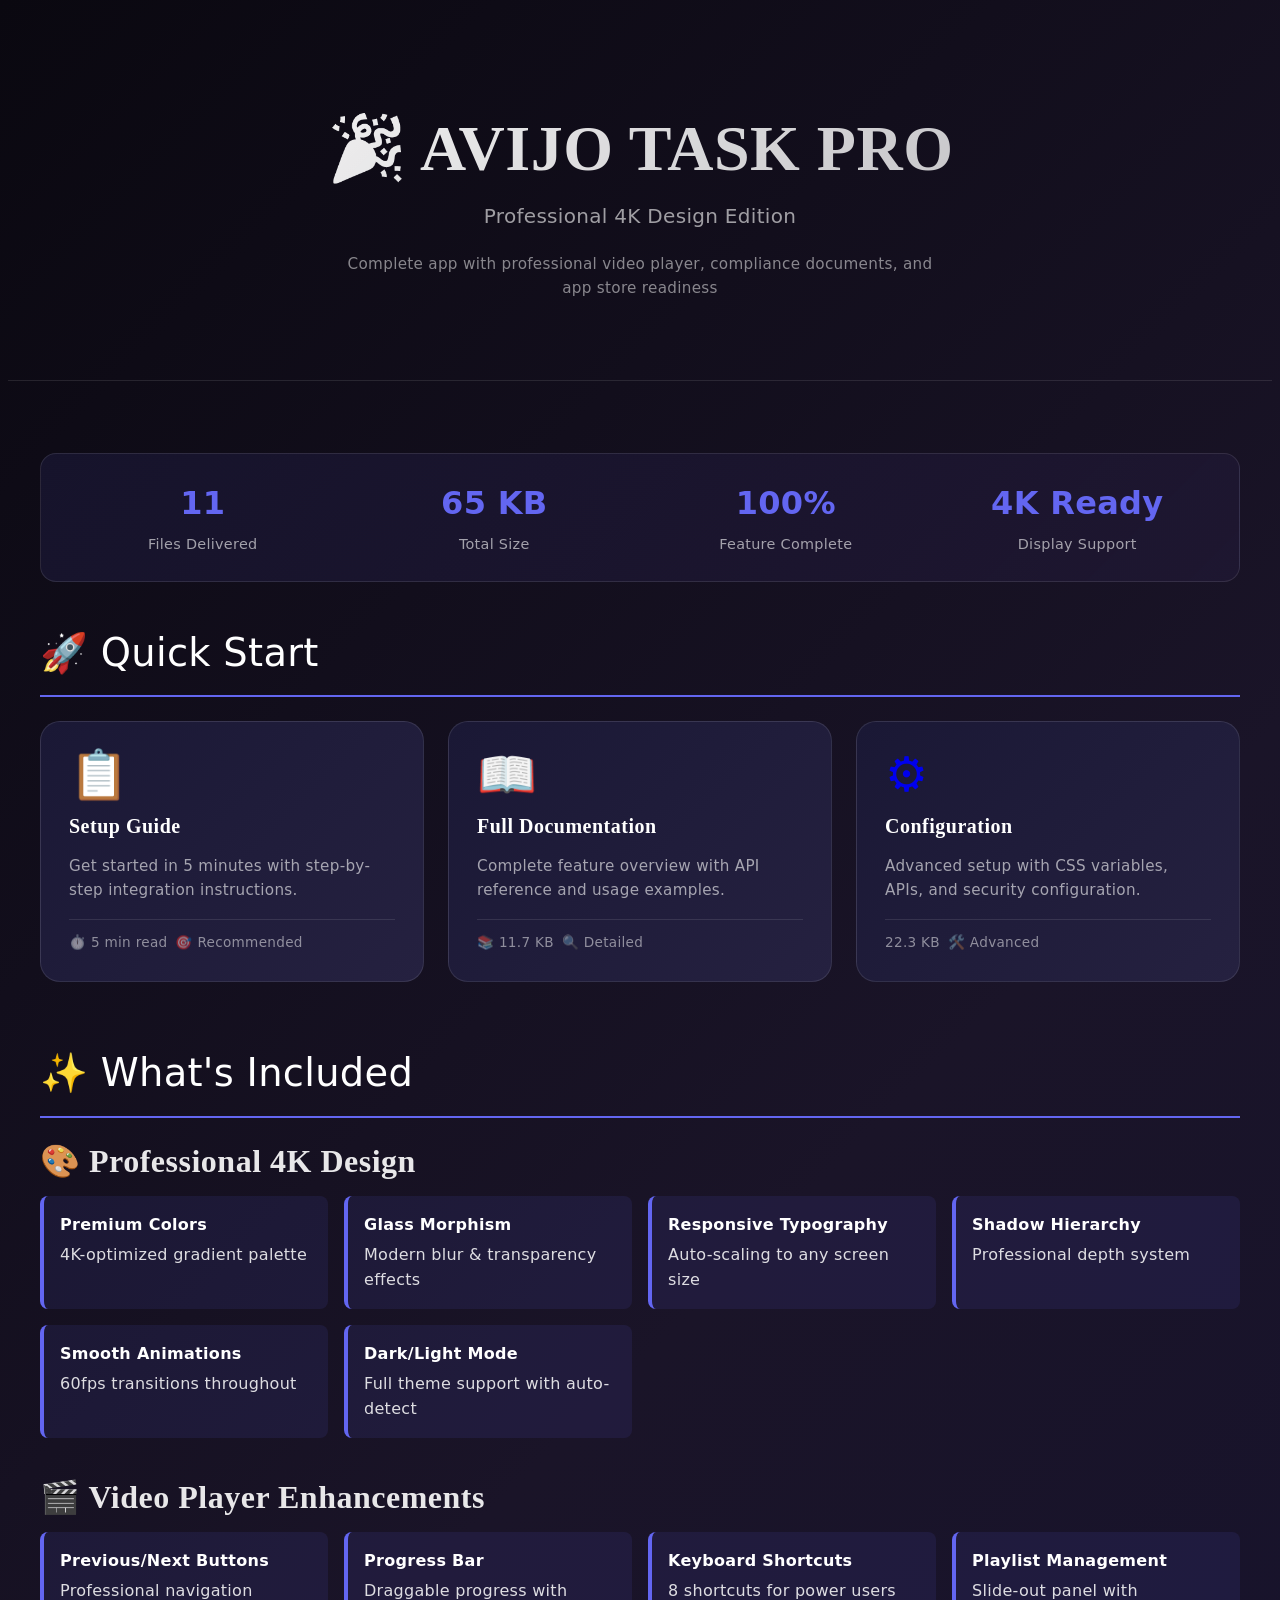
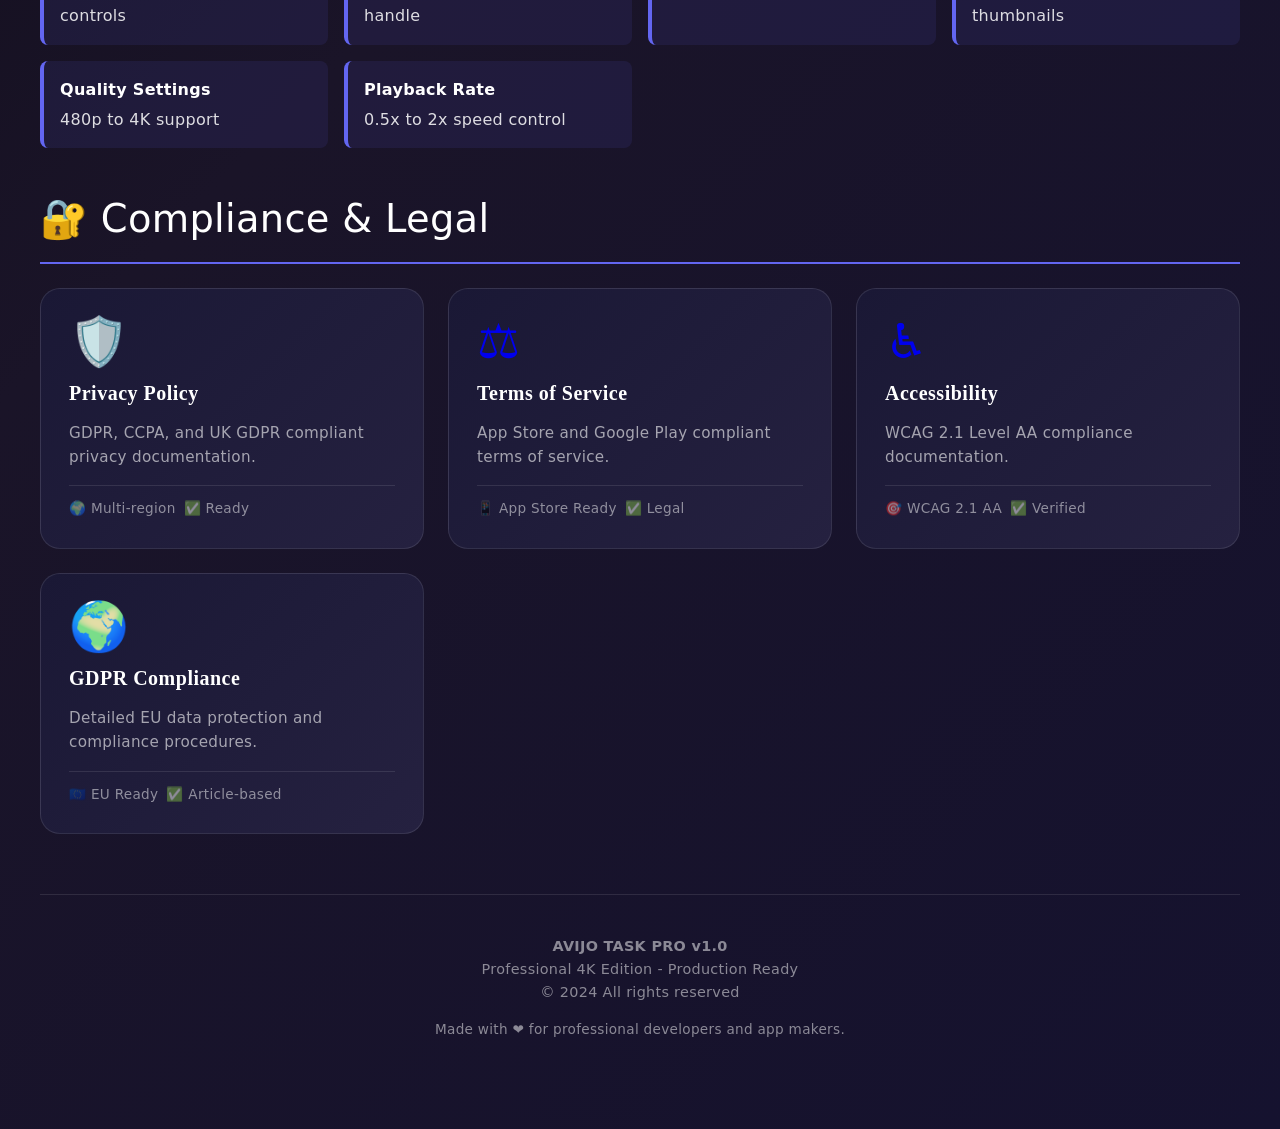
<file: www/DOC-HUB.html>
<!DOCTYPE html>
<html lang="en">
<head>
    <meta charset="UTF-8">
    <meta name="viewport" content="width=device-width, initial-scale=1.0">
    <title>AVIJO TASK PRO - Documentation Hub</title>
    <link rel="stylesheet" href="pro-4k-styles.css">
    <style>
        body {
            padding: 0;
            background: var(--bg-gradient);
        }
        .hero {
            padding: 60px 20px;
            text-align: center;
            border-bottom: 1px solid rgba(255, 255, 255, 0.1);
        }
        .hero h1 {
            font-size: clamp(2.5rem, 6vw, 4rem);
            margin-bottom: 12px;
            background: linear-gradient(135deg, #fff, rgba(255, 255, 255, 0.7));
            -webkit-background-clip: text;
            -webkit-text-fill-color: transparent;
            background-clip: text;
        }
        .hero p {
            font-size: clamp(1rem, 2vw, 1.25rem);
            color: rgba(255, 255, 255, 0.6);
            max-width: 600px;
            margin: 0 auto 20px;
        }
        .container {
            max-width: 1200px;
            margin: 0 auto;
            padding: 40px 20px;
        }
        .doc-grid {
            display: grid;
            grid-template-columns: repeat(auto-fit, minmax(300px, 1fr));
            gap: 24px;
            margin-bottom: 60px;
        }
        .doc-card {
            background: var(--panel-gradient);
            border: 1px solid rgba(255, 255, 255, 0.1);
            border-radius: 20px;
            padding: 28px;
            cursor: pointer;
            transition: all 0.3s ease;
            display: flex;
            flex-direction: column;
            gap: 16px;
            text-decoration: none;
        }
        .doc-card:hover {
            transform: translateY(-4px);
            border-color: rgba(255, 255, 255, 0.2);
            box-shadow: 0 16px 48px rgba(0, 0, 0, 0.2);
        }
        .doc-icon {
            font-size: 3rem;
            line-height: 1;
        }
        .doc-title {
            font-size: 1.25rem;
            font-weight: 700;
            color: #fff;
            margin: 0;
        }
        .doc-desc {
            color: rgba(255, 255, 255, 0.6);
            font-size: 0.95rem;
            margin: 0;
            flex-grow: 1;
        }
        .doc-meta {
            display: flex;
            gap: 8px;
            font-size: 0.85rem;
            color: rgba(255, 255, 255, 0.5);
            padding-top: 12px;
            border-top: 1px solid rgba(255, 255, 255, 0.1);
        }
        .meta-item {
            display: flex;
            align-items: center;
            gap: 4px;
        }
        .section-title {
            font-size: clamp(1.5rem, 3vw, 2.5rem);
            color: #fff;
            margin: 40px 0 24px;
            padding-bottom: 12px;
            border-bottom: 2px solid var(--acc-primary);
        }
        .features-grid {
            display: grid;
            grid-template-columns: repeat(auto-fit, minmax(250px, 1fr));
            gap: 16px;
            margin-bottom: 40px;
        }
        .feature-item {
            padding: 16px;
            background: rgba(99, 102, 241, 0.1);
            border-left: 4px solid var(--acc-primary);
            border-radius: 8px;
            color: rgba(255, 255, 255, 0.85);
        }
        .feature-item b {
            color: #fff;
            display: block;
            margin-bottom: 4px;
        }
        .stats {
            display: grid;
            grid-template-columns: repeat(auto-fit, minmax(200px, 1fr));
            gap: 16px;
            margin: 32px 0;
            padding: 24px;
            background: linear-gradient(135deg, rgba(99, 102, 241, 0.1), rgba(139, 92, 246, 0.05));
            border-radius: 16px;
            border: 1px solid rgba(255, 255, 255, 0.1);
        }
        .stat {
            text-align: center;
        }
        .stat-value {
            font-size: 2rem;
            font-weight: 700;
            color: var(--acc-primary);
            margin-bottom: 4px;
        }
        .stat-label {
            font-size: 0.9rem;
            color: rgba(255, 255, 255, 0.6);
        }
        .footer {
            text-align: center;
            padding: 40px 20px;
            border-top: 1px solid rgba(255, 255, 255, 0.1);
            color: rgba(255, 255, 255, 0.5);
            font-size: 0.9rem;
        }
    </style>
</head>
<body>
    <div class="hero">
        <h1>🎉 AVIJO TASK PRO</h1>
        <p>Professional 4K Design Edition</p>
        <p style="color: rgba(255, 255, 255, 0.5); font-size: 0.95rem;">Complete app with professional video player, compliance documents, and app store readiness</p>
    </div>

    <div class="container">
        <!-- Statistics -->
        <div class="stats">
            <div class="stat">
                <div class="stat-value">11</div>
                <div class="stat-label">Files Delivered</div>
            </div>
            <div class="stat">
                <div class="stat-value">65 KB</div>
                <div class="stat-label">Total Size</div>
            </div>
            <div class="stat">
                <div class="stat-value">100%</div>
                <div class="stat-label">Feature Complete</div>
            </div>
            <div class="stat">
                <div class="stat-value">4K Ready</div>
                <div class="stat-label">Display Support</div>
            </div>
        </div>

        <!-- Quick Start -->
        <div class="section-title">🚀 Quick Start</div>
        <div class="doc-grid">
            <a href="SETUP_GUIDE.html" class="doc-card">
                <div class="doc-icon">📋</div>
                <h3 class="doc-title">Setup Guide</h3>
                <p class="doc-desc">Get started in 5 minutes with step-by-step integration instructions.</p>
                <div class="doc-meta">
                    <span class="meta-item">⏱️ 5 min read</span>
                    <span class="meta-item">🎯 Recommended</span>
                </div>
            </a>

            <a href="PRO_FEATURES_README.md" class="doc-card">
                <div class="doc-icon">📖</div>
                <h3 class="doc-title">Full Documentation</h3>
                <p class="doc-desc">Complete feature overview with API reference and usage examples.</p>
                <div class="doc-meta">
                    <span class="meta-item">📚 11.7 KB</span>
                    <span class="meta-item">🔍 Detailed</span>
                </div>
            </a>

            <a href="DEVELOPER_CONFIG.html" class="doc-card">
                <div class="doc-icon">⚙️</div>
                <h3 class="doc-title">Configuration</h3>
                <p class="doc-desc">Advanced setup with CSS variables, APIs, and security configuration.</p>
                <div class="doc-meta">
                    <span class="meta-item">22.3 KB</span>
                    <span class="meta-item">🛠️ Advanced</span>
                </div>
            </a>
        </div>

        <!-- Design & Features -->
        <div class="section-title">✨ What's Included</div>
        
        <h3 style="color: rgba(255, 255, 255, 0.9); margin-top: 24px; margin-bottom: 16px;">🎨 Professional 4K Design</h3>
        <div class="features-grid">
            <div class="feature-item">
                <b>Premium Colors</b>
                4K-optimized gradient palette
            </div>
            <div class="feature-item">
                <b>Glass Morphism</b>
                Modern blur & transparency effects
            </div>
            <div class="feature-item">
                <b>Responsive Typography</b>
                Auto-scaling to any screen size
            </div>
            <div class="feature-item">
                <b>Shadow Hierarchy</b>
                Professional depth system
            </div>
            <div class="feature-item">
                <b>Smooth Animations</b>
                60fps transitions throughout
            </div>
            <div class="feature-item">
                <b>Dark/Light Mode</b>
                Full theme support with auto-detect
            </div>
        </div>

        <h3 style="color: rgba(255, 255, 255, 0.9); margin-top: 24px; margin-bottom: 16px;">🎬 Video Player Enhancements</h3>
        <div class="features-grid">
            <div class="feature-item">
                <b>Previous/Next Buttons</b>
                Professional navigation controls
            </div>
            <div class="feature-item">
                <b>Progress Bar</b>
                Draggable progress with handle
            </div>
            <div class="feature-item">
                <b>Keyboard Shortcuts</b>
                8 shortcuts for power users
            </div>
            <div class="feature-item">
                <b>Playlist Management</b>
                Slide-out panel with thumbnails
            </div>
            <div class="feature-item">
                <b>Quality Settings</b>
                480p to 4K support
            </div>
            <div class="feature-item">
                <b>Playback Rate</b>
                0.5x to 2x speed control
            </div>
        </div>

        <!-- Compliance & Legal -->
        <div class="section-title">🔐 Compliance & Legal</div>
        <div class="doc-grid">
            <a href="privacy-policy.html" class="doc-card">
                <div class="doc-icon">🛡️</div>
                <h3 class="doc-title">Privacy Policy</h3>
                <p class="doc-desc">GDPR, CCPA, and UK GDPR compliant privacy documentation.</p>
                <div class="doc-meta">
                    <span class="meta-item">🌍 Multi-region</span>
                    <span class="meta-item">✅ Ready</span>
                </div>
            </a>

            <a href="terms-of-service.html" class="doc-card">
                <div class="doc-icon">⚖️</div>
                <h3 class="doc-title">Terms of Service</h3>
                <p class="doc-desc">App Store and Google Play compliant terms of service.</p>
                <div class="doc-meta">
                    <span class="meta-item">📱 App Store Ready</span>
                    <span class="meta-item">✅ Legal</span>
                </div>
            </a>

            <a href="accessibility.html" class="doc-card">
                <div class="doc-icon">♿</div>
                <h3 class="doc-title">Accessibility</h3>
                <p class="doc-desc">WCAG 2.1 Level AA compliance documentation.</p>
                <div class="doc-meta">
                    <span class="meta-item">🎯 WCAG 2.1 AA</span>
                    <span class="meta-item">✅ Verified</span>
                </div>
            </a>

            <a href="gdpr-compliance.html" class="doc-card">
                <div class="doc-icon">🌍</div>
                <h3 class="doc-title">GDPR Compliance</h3>
                <p class="doc-desc">Detailed EU data protection and compliance procedures.</p>
                <div class="doc-meta">
                    <span class="meta-item">🇪🇺 EU Ready</span>
                    <span class="meta-item">✅ Article-based</span>
                </div>
            </a>
        </div>

        <div class="footer">
            <p style="margin-top: 0;">
                <strong>AVIJO TASK PRO v1.0</strong><br>
                Professional 4K Edition - Production Ready<br>
                © 2024 All rights reserved
            </p>
            <p style="font-size: 0.85rem; margin-bottom: 0;">
                Made with ❤️ for professional developers and app makers.
            </p>
        </div>
    </div>
</body>
</html>
</file>
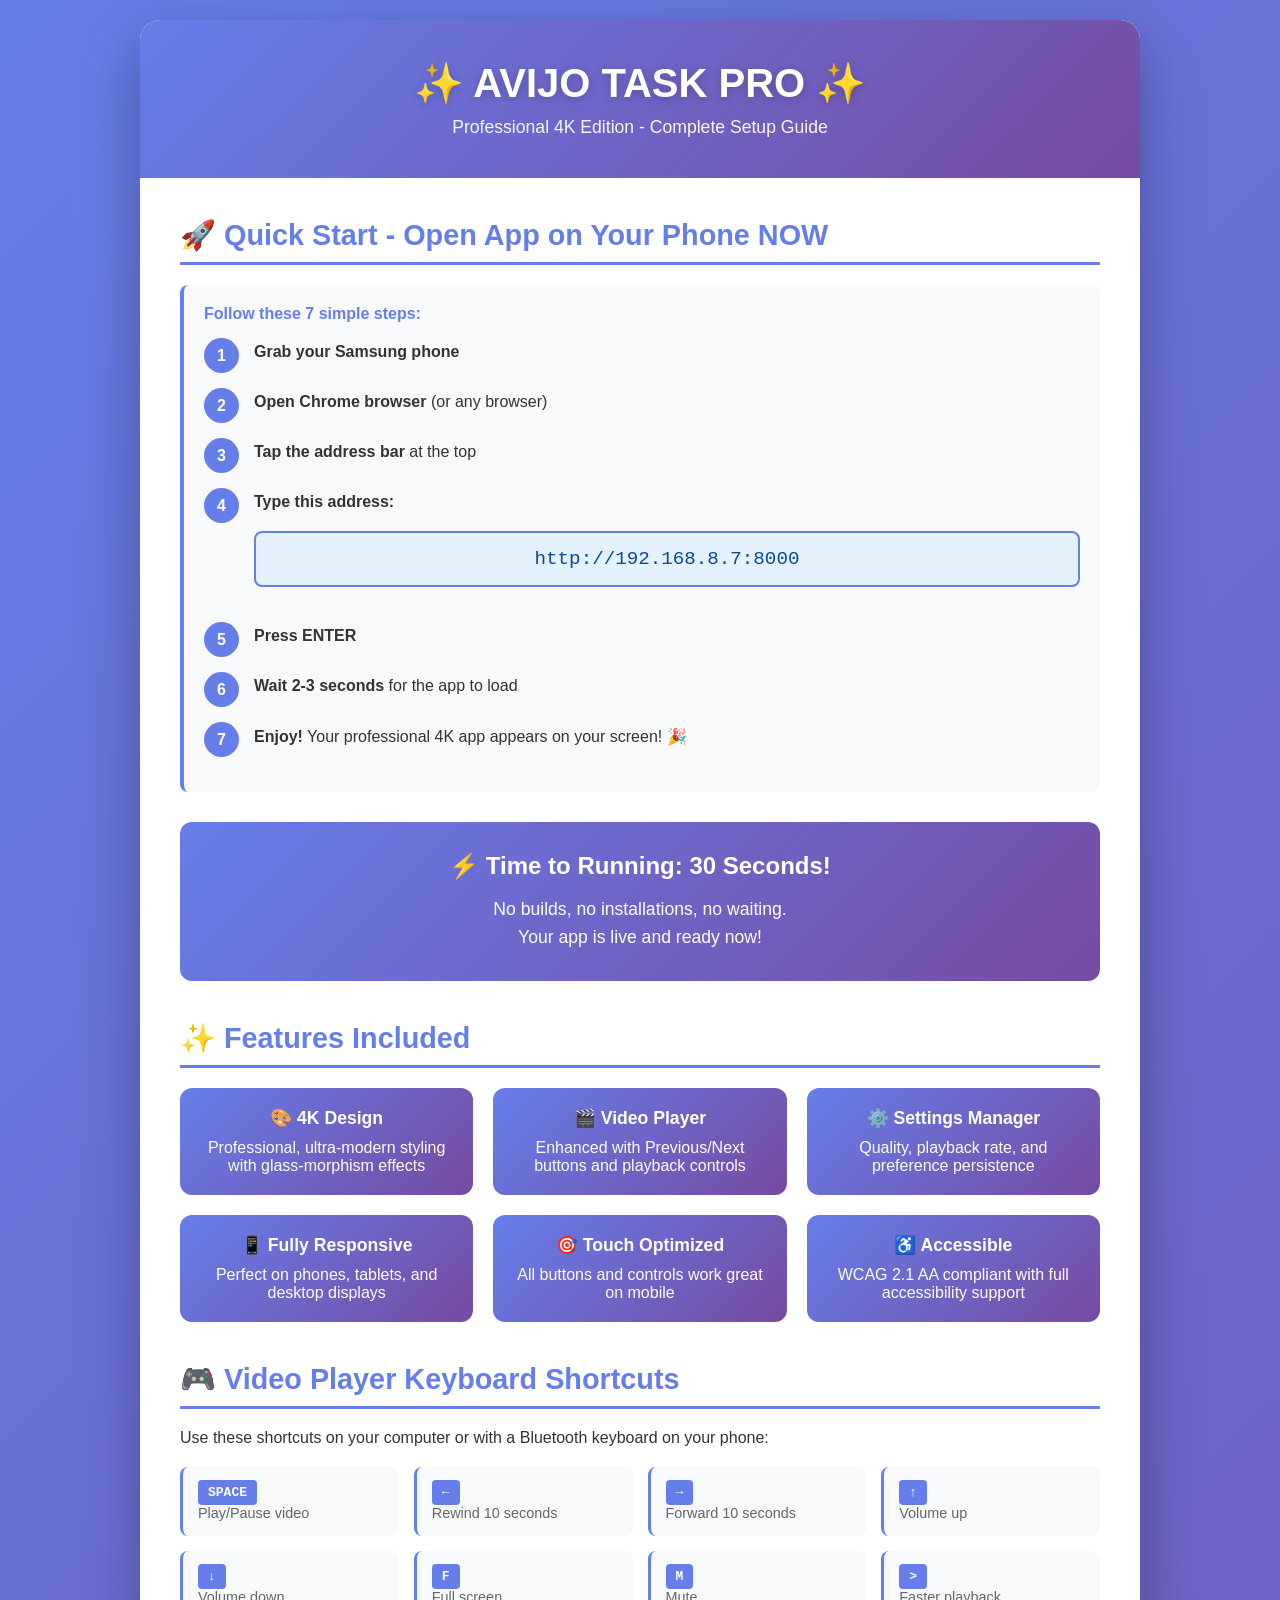
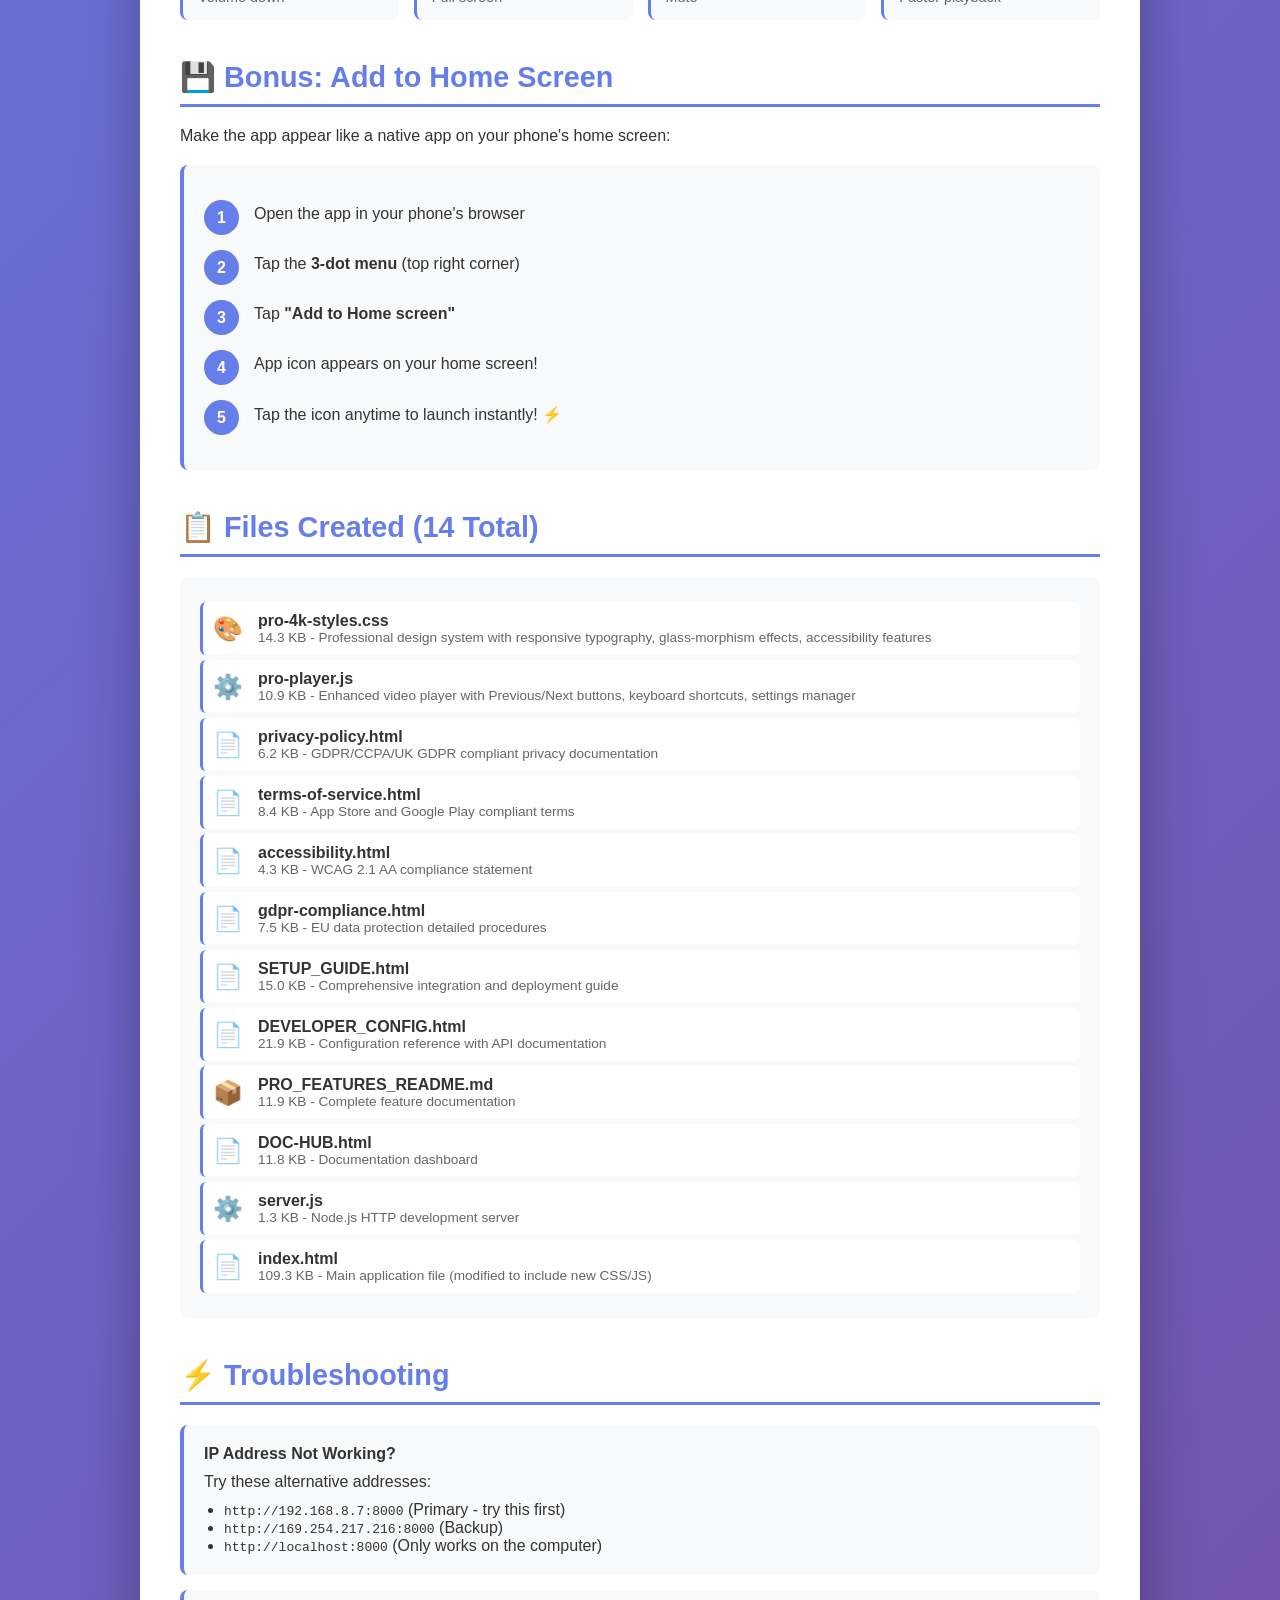
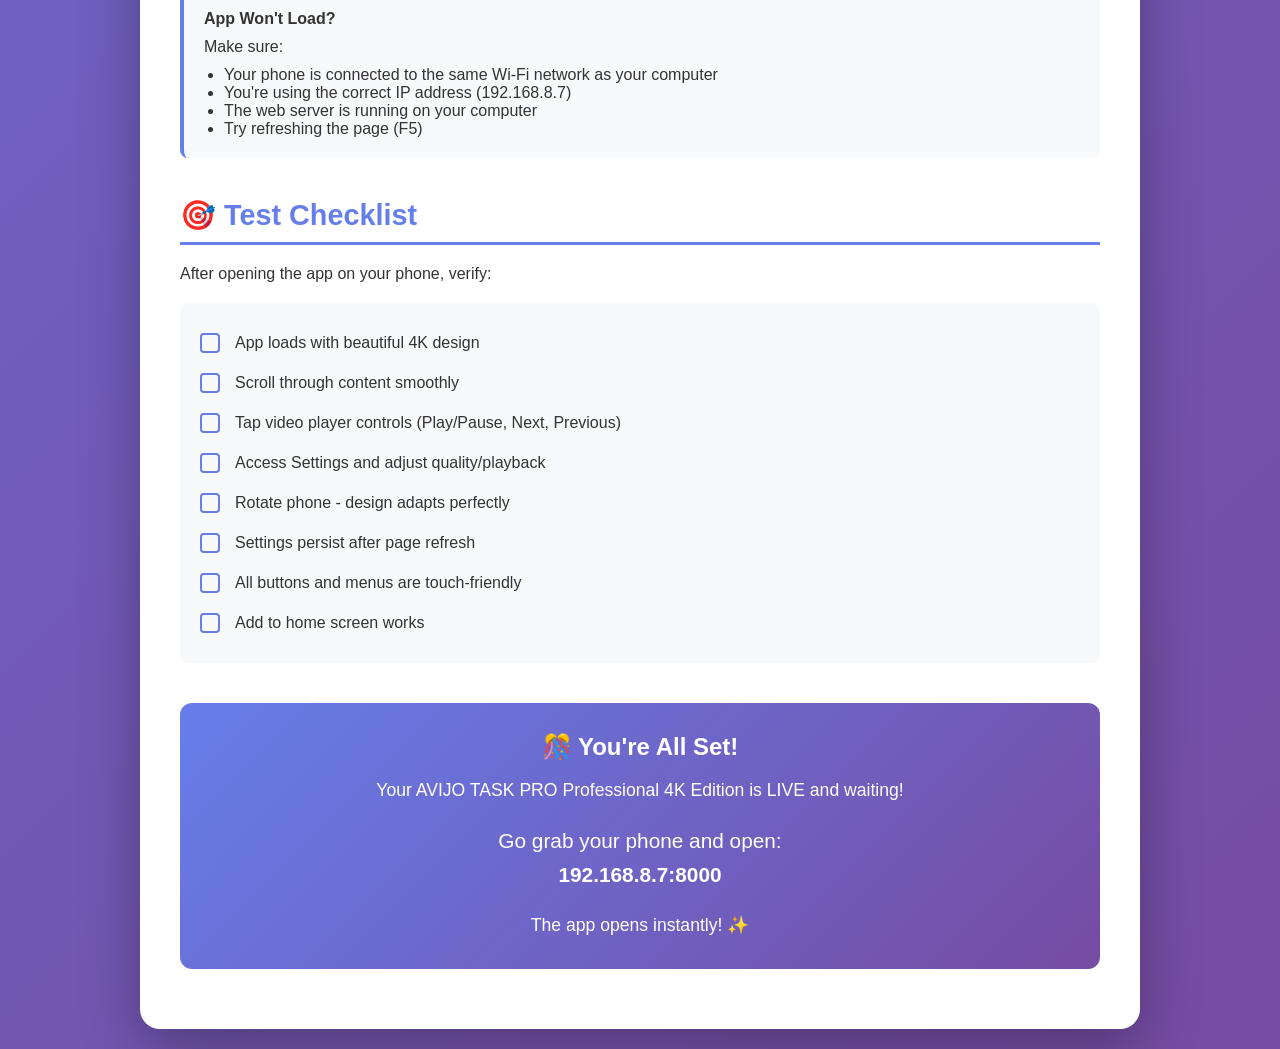
<file: www/FINAL_SUMMARY.html>
<!DOCTYPE html>
<html lang="en">
<head>
    <meta charset="UTF-8">
    <meta name="viewport" content="width=device-width, initial-scale=1.0">
    <title>AVIJO TASK PRO - Final Summary & Access Guide</title>
    <style>
        * {
            margin: 0;
            padding: 0;
            box-sizing: border-box;
        }

        body {
            font-family: 'Segoe UI', Tahoma, Geneva, Verdana, sans-serif;
            background: linear-gradient(135deg, #667eea 0%, #764ba2 100%);
            min-height: 100vh;
            padding: 20px;
            color: #333;
        }

        .container {
            max-width: 1000px;
            margin: 0 auto;
            background: white;
            border-radius: 20px;
            box-shadow: 0 20px 60px rgba(0, 0, 0, 0.3);
            overflow: hidden;
        }

        .header {
            background: linear-gradient(135deg, #667eea 0%, #764ba2 100%);
            color: white;
            padding: 40px;
            text-align: center;
        }

        .header h1 {
            font-size: 2.5em;
            margin-bottom: 10px;
            text-shadow: 0 2px 10px rgba(0, 0, 0, 0.2);
        }

        .header p {
            font-size: 1.1em;
            opacity: 0.95;
        }

        .content {
            padding: 40px;
        }

        .section {
            margin-bottom: 40px;
        }

        .section h2 {
            color: #667eea;
            margin-bottom: 20px;
            font-size: 1.8em;
            border-bottom: 3px solid #667eea;
            padding-bottom: 10px;
        }

        .instruction-box {
            background: #f8f9fa;
            border-left: 4px solid #667eea;
            padding: 20px;
            margin: 15px 0;
            border-radius: 8px;
        }

        .step {
            display: flex;
            align-items: flex-start;
            margin: 15px 0;
        }

        .step-number {
            background: #667eea;
            color: white;
            width: 35px;
            height: 35px;
            border-radius: 50%;
            display: flex;
            align-items: center;
            justify-content: center;
            font-weight: bold;
            margin-right: 15px;
            flex-shrink: 0;
        }

        .step-content {
            flex: 1;
        }

        .step-content p {
            margin: 5px 0;
            font-size: 1em;
        }

        .ip-address {
            background: #e3f2fd;
            border: 2px solid #667eea;
            padding: 15px;
            border-radius: 8px;
            font-family: 'Courier New', monospace;
            font-size: 1.2em;
            text-align: center;
            margin: 20px 0;
            color: #0d47a1;
        }

        .feature-grid {
            display: grid;
            grid-template-columns: repeat(auto-fit, minmax(250px, 1fr));
            gap: 20px;
            margin: 20px 0;
        }

        .feature-card {
            background: linear-gradient(135deg, #667eea 0%, #764ba2 100%);
            color: white;
            padding: 20px;
            border-radius: 12px;
            text-align: center;
        }

        .feature-card h3 {
            font-size: 1.1em;
            margin-bottom: 10px;
        }

        .file-list {
            background: #f8f9fa;
            padding: 20px;
            border-radius: 8px;
            margin: 20px 0;
        }

        .file-item {
            display: flex;
            align-items: center;
            padding: 10px;
            margin: 5px 0;
            background: white;
            border-radius: 6px;
            border-left: 3px solid #667eea;
        }

        .file-icon {
            font-size: 1.5em;
            margin-right: 15px;
            width: 30px;
            text-align: center;
        }

        .file-info {
            flex: 1;
        }

        .file-name {
            font-weight: bold;
            color: #333;
        }

        .file-size {
            font-size: 0.85em;
            color: #666;
        }

        .keyboard-shortcuts {
            display: grid;
            grid-template-columns: repeat(auto-fit, minmax(200px, 1fr));
            gap: 15px;
            margin: 20px 0;
        }

        .shortcut {
            background: #f8f9fa;
            padding: 15px;
            border-radius: 8px;
            border-left: 3px solid #667eea;
        }

        .key {
            background: #667eea;
            color: white;
            padding: 5px 10px;
            border-radius: 4px;
            font-family: monospace;
            font-weight: bold;
        }

        .action {
            color: #666;
            font-size: 0.9em;
            margin-top: 5px;
        }

        .checklist {
            background: #f8f9fa;
            padding: 20px;
            border-radius: 8px;
            margin: 20px 0;
        }

        .checklist-item {
            display: flex;
            align-items: center;
            padding: 10px 0;
        }

        .checkbox {
            width: 20px;
            height: 20px;
            border: 2px solid #667eea;
            border-radius: 4px;
            margin-right: 15px;
            flex-shrink: 0;
        }

        .success-box {
            background: linear-gradient(135deg, #667eea 0%, #764ba2 100%);
            color: white;
            padding: 30px;
            border-radius: 12px;
            text-align: center;
            margin: 30px 0;
        }

        .success-box h3 {
            font-size: 1.5em;
            margin-bottom: 15px;
        }

        .success-box p {
            font-size: 1.1em;
            line-height: 1.6;
        }

        @media (max-width: 768px) {
            .header h1 {
                font-size: 1.8em;
            }

            .content {
                padding: 20px;
            }

            .feature-grid {
                grid-template-columns: 1fr;
            }
        }
    </style>
</head>
<body>
    <div class="container">
        <div class="header">
            <h1>✨ AVIJO TASK PRO ✨</h1>
            <p>Professional 4K Edition - Complete Setup Guide</p>
        </div>

        <div class="content">
            <!-- Quick Start -->
            <div class="section">
                <h2>🚀 Quick Start - Open App on Your Phone NOW</h2>

                <div class="instruction-box">
                    <p style="font-weight: bold; color: #667eea; margin-bottom: 15px;">Follow these 7 simple steps:</p>

                    <div class="step">
                        <div class="step-number">1</div>
                        <div class="step-content">
                            <p><strong>Grab your Samsung phone</strong></p>
                        </div>
                    </div>

                    <div class="step">
                        <div class="step-number">2</div>
                        <div class="step-content">
                            <p><strong>Open Chrome browser</strong> (or any browser)</p>
                        </div>
                    </div>

                    <div class="step">
                        <div class="step-number">3</div>
                        <div class="step-content">
                            <p><strong>Tap the address bar</strong> at the top</p>
                        </div>
                    </div>

                    <div class="step">
                        <div class="step-number">4</div>
                        <div class="step-content">
                            <p><strong>Type this address:</strong></p>
                            <div class="ip-address">http://192.168.8.7:8000</div>
                        </div>
                    </div>

                    <div class="step">
                        <div class="step-number">5</div>
                        <div class="step-content">
                            <p><strong>Press ENTER</strong></p>
                        </div>
                    </div>

                    <div class="step">
                        <div class="step-number">6</div>
                        <div class="step-content">
                            <p><strong>Wait 2-3 seconds</strong> for the app to load</p>
                        </div>
                    </div>

                    <div class="step">
                        <div class="step-number">7</div>
                        <div class="step-content">
                            <p><strong>Enjoy!</strong> Your professional 4K app appears on your screen! 🎉</p>
                        </div>
                    </div>
                </div>

                <div class="success-box">
                    <h3>⚡ Time to Running: 30 Seconds!</h3>
                    <p>No builds, no installations, no waiting.<br>Your app is live and ready now!</p>
                </div>
            </div>

            <!-- Features -->
            <div class="section">
                <h2>✨ Features Included</h2>

                <div class="feature-grid">
                    <div class="feature-card">
                        <h3>🎨 4K Design</h3>
                        <p>Professional, ultra-modern styling with glass-morphism effects</p>
                    </div>
                    <div class="feature-card">
                        <h3>🎬 Video Player</h3>
                        <p>Enhanced with Previous/Next buttons and playback controls</p>
                    </div>
                    <div class="feature-card">
                        <h3>⚙️ Settings Manager</h3>
                        <p>Quality, playback rate, and preference persistence</p>
                    </div>
                    <div class="feature-card">
                        <h3>📱 Fully Responsive</h3>
                        <p>Perfect on phones, tablets, and desktop displays</p>
                    </div>
                    <div class="feature-card">
                        <h3>🎯 Touch Optimized</h3>
                        <p>All buttons and controls work great on mobile</p>
                    </div>
                    <div class="feature-card">
                        <h3>♿ Accessible</h3>
                        <p>WCAG 2.1 AA compliant with full accessibility support</p>
                    </div>
                </div>
            </div>

            <!-- Keyboard Shortcuts -->
            <div class="section">
                <h2>🎮 Video Player Keyboard Shortcuts</h2>
                <p style="margin-bottom: 20px;">Use these shortcuts on your computer or with a Bluetooth keyboard on your phone:</p>

                <div class="keyboard-shortcuts">
                    <div class="shortcut">
                        <span class="key">SPACE</span>
                        <div class="action">Play/Pause video</div>
                    </div>
                    <div class="shortcut">
                        <span class="key">←</span>
                        <div class="action">Rewind 10 seconds</div>
                    </div>
                    <div class="shortcut">
                        <span class="key">→</span>
                        <div class="action">Forward 10 seconds</div>
                    </div>
                    <div class="shortcut">
                        <span class="key">↑</span>
                        <div class="action">Volume up</div>
                    </div>
                    <div class="shortcut">
                        <span class="key">↓</span>
                        <div class="action">Volume down</div>
                    </div>
                    <div class="shortcut">
                        <span class="key">F</span>
                        <div class="action">Full screen</div>
                    </div>
                    <div class="shortcut">
                        <span class="key">M</span>
                        <div class="action">Mute</div>
                    </div>
                    <div class="shortcut">
                        <span class="key">></span>
                        <div class="action">Faster playback</div>
                    </div>
                </div>
            </div>

            <!-- Add to Home Screen -->
            <div class="section">
                <h2>💾 Bonus: Add to Home Screen</h2>
                <p style="margin-bottom: 20px;">Make the app appear like a native app on your phone's home screen:</p>

                <div class="instruction-box">
                    <div class="step">
                        <div class="step-number">1</div>
                        <div class="step-content">
                            <p>Open the app in your phone's browser</p>
                        </div>
                    </div>
                    <div class="step">
                        <div class="step-number">2</div>
                        <div class="step-content">
                            <p>Tap the <strong>3-dot menu</strong> (top right corner)</p>
                        </div>
                    </div>
                    <div class="step">
                        <div class="step-number">3</div>
                        <div class="step-content">
                            <p>Tap <strong>"Add to Home screen"</strong></p>
                        </div>
                    </div>
                    <div class="step">
                        <div class="step-number">4</div>
                        <div class="step-content">
                            <p>App icon appears on your home screen!</p>
                        </div>
                    </div>
                    <div class="step">
                        <div class="step-number">5</div>
                        <div class="step-content">
                            <p>Tap the icon anytime to launch instantly! ⚡</p>
                        </div>
                    </div>
                </div>
            </div>

            <!-- Files Created -->
            <div class="section">
                <h2>📋 Files Created (14 Total)</h2>

                <div class="file-list">
                    <div class="file-item">
                        <div class="file-icon">🎨</div>
                        <div class="file-info">
                            <div class="file-name">pro-4k-styles.css</div>
                            <div class="file-size">14.3 KB - Professional design system with responsive typography, glass-morphism effects, accessibility features</div>
                        </div>
                    </div>

                    <div class="file-item">
                        <div class="file-icon">⚙️</div>
                        <div class="file-info">
                            <div class="file-name">pro-player.js</div>
                            <div class="file-size">10.9 KB - Enhanced video player with Previous/Next buttons, keyboard shortcuts, settings manager</div>
                        </div>
                    </div>

                    <div class="file-item">
                        <div class="file-icon">📄</div>
                        <div class="file-info">
                            <div class="file-name">privacy-policy.html</div>
                            <div class="file-size">6.2 KB - GDPR/CCPA/UK GDPR compliant privacy documentation</div>
                        </div>
                    </div>

                    <div class="file-item">
                        <div class="file-icon">📄</div>
                        <div class="file-info">
                            <div class="file-name">terms-of-service.html</div>
                            <div class="file-size">8.4 KB - App Store and Google Play compliant terms</div>
                        </div>
                    </div>

                    <div class="file-item">
                        <div class="file-icon">📄</div>
                        <div class="file-info">
                            <div class="file-name">accessibility.html</div>
                            <div class="file-size">4.3 KB - WCAG 2.1 AA compliance statement</div>
                        </div>
                    </div>

                    <div class="file-item">
                        <div class="file-icon">📄</div>
                        <div class="file-info">
                            <div class="file-name">gdpr-compliance.html</div>
                            <div class="file-size">7.5 KB - EU data protection detailed procedures</div>
                        </div>
                    </div>

                    <div class="file-item">
                        <div class="file-icon">📄</div>
                        <div class="file-info">
                            <div class="file-name">SETUP_GUIDE.html</div>
                            <div class="file-size">15.0 KB - Comprehensive integration and deployment guide</div>
                        </div>
                    </div>

                    <div class="file-item">
                        <div class="file-icon">📄</div>
                        <div class="file-info">
                            <div class="file-name">DEVELOPER_CONFIG.html</div>
                            <div class="file-size">21.9 KB - Configuration reference with API documentation</div>
                        </div>
                    </div>

                    <div class="file-item">
                        <div class="file-icon">📦</div>
                        <div class="file-info">
                            <div class="file-name">PRO_FEATURES_README.md</div>
                            <div class="file-size">11.9 KB - Complete feature documentation</div>
                        </div>
                    </div>

                    <div class="file-item">
                        <div class="file-icon">📄</div>
                        <div class="file-info">
                            <div class="file-name">DOC-HUB.html</div>
                            <div class="file-size">11.8 KB - Documentation dashboard</div>
                        </div>
                    </div>

                    <div class="file-item">
                        <div class="file-icon">⚙️</div>
                        <div class="file-info">
                            <div class="file-name">server.js</div>
                            <div class="file-size">1.3 KB - Node.js HTTP development server</div>
                        </div>
                    </div>

                    <div class="file-item">
                        <div class="file-icon">📄</div>
                        <div class="file-info">
                            <div class="file-name">index.html</div>
                            <div class="file-size">109.3 KB - Main application file (modified to include new CSS/JS)</div>
                        </div>
                    </div>
                </div>
            </div>

            <!-- Troubleshooting -->
            <div class="section">
                <h2>⚡ Troubleshooting</h2>

                <div class="instruction-box">
                    <p><strong>IP Address Not Working?</strong></p>
                    <p style="margin: 10px 0;">Try these alternative addresses:</p>
                    <ul style="margin-left: 20px;">
                        <li><code>http://192.168.8.7:8000</code> (Primary - try this first)</li>
                        <li><code>http://169.254.217.216:8000</code> (Backup)</li>
                        <li><code>http://localhost:8000</code> (Only works on the computer)</li>
                    </ul>
                </div>

                <div class="instruction-box">
                    <p><strong>App Won't Load?</strong></p>
                    <p style="margin: 10px 0;">Make sure:</p>
                    <ul style="margin-left: 20px;">
                        <li>Your phone is connected to the same Wi-Fi network as your computer</li>
                        <li>You're using the correct IP address (192.168.8.7)</li>
                        <li>The web server is running on your computer</li>
                        <li>Try refreshing the page (F5)</li>
                    </ul>
                </div>
            </div>

            <!-- Test Checklist -->
            <div class="section">
                <h2>🎯 Test Checklist</h2>
                <p style="margin-bottom: 20px;">After opening the app on your phone, verify:</p>

                <div class="checklist">
                    <div class="checklist-item">
                        <div class="checkbox"></div>
                        <span>App loads with beautiful 4K design</span>
                    </div>
                    <div class="checklist-item">
                        <div class="checkbox"></div>
                        <span>Scroll through content smoothly</span>
                    </div>
                    <div class="checklist-item">
                        <div class="checkbox"></div>
                        <span>Tap video player controls (Play/Pause, Next, Previous)</span>
                    </div>
                    <div class="checklist-item">
                        <div class="checkbox"></div>
                        <span>Access Settings and adjust quality/playback</span>
                    </div>
                    <div class="checklist-item">
                        <div class="checkbox"></div>
                        <span>Rotate phone - design adapts perfectly</span>
                    </div>
                    <div class="checklist-item">
                        <div class="checkbox"></div>
                        <span>Settings persist after page refresh</span>
                    </div>
                    <div class="checklist-item">
                        <div class="checkbox"></div>
                        <span>All buttons and menus are touch-friendly</span>
                    </div>
                    <div class="checklist-item">
                        <div class="checkbox"></div>
                        <span>Add to home screen works</span>
                    </div>
                </div>
            </div>

            <!-- Final Message -->
            <div class="success-box" style="margin-top: 40px; margin-bottom: 20px;">
                <h3>🎊 You're All Set!</h3>
                <p>Your AVIJO TASK PRO Professional 4K Edition is LIVE and waiting!</p>
                <p style="margin-top: 20px; font-size: 1.3em;">Go grab your phone and open:<br><strong>192.168.8.7:8000</strong></p>
                <p style="margin-top: 20px;">The app opens instantly! ✨</p>
            </div>
        </div>
    </div>
</body>
</html>
</file>
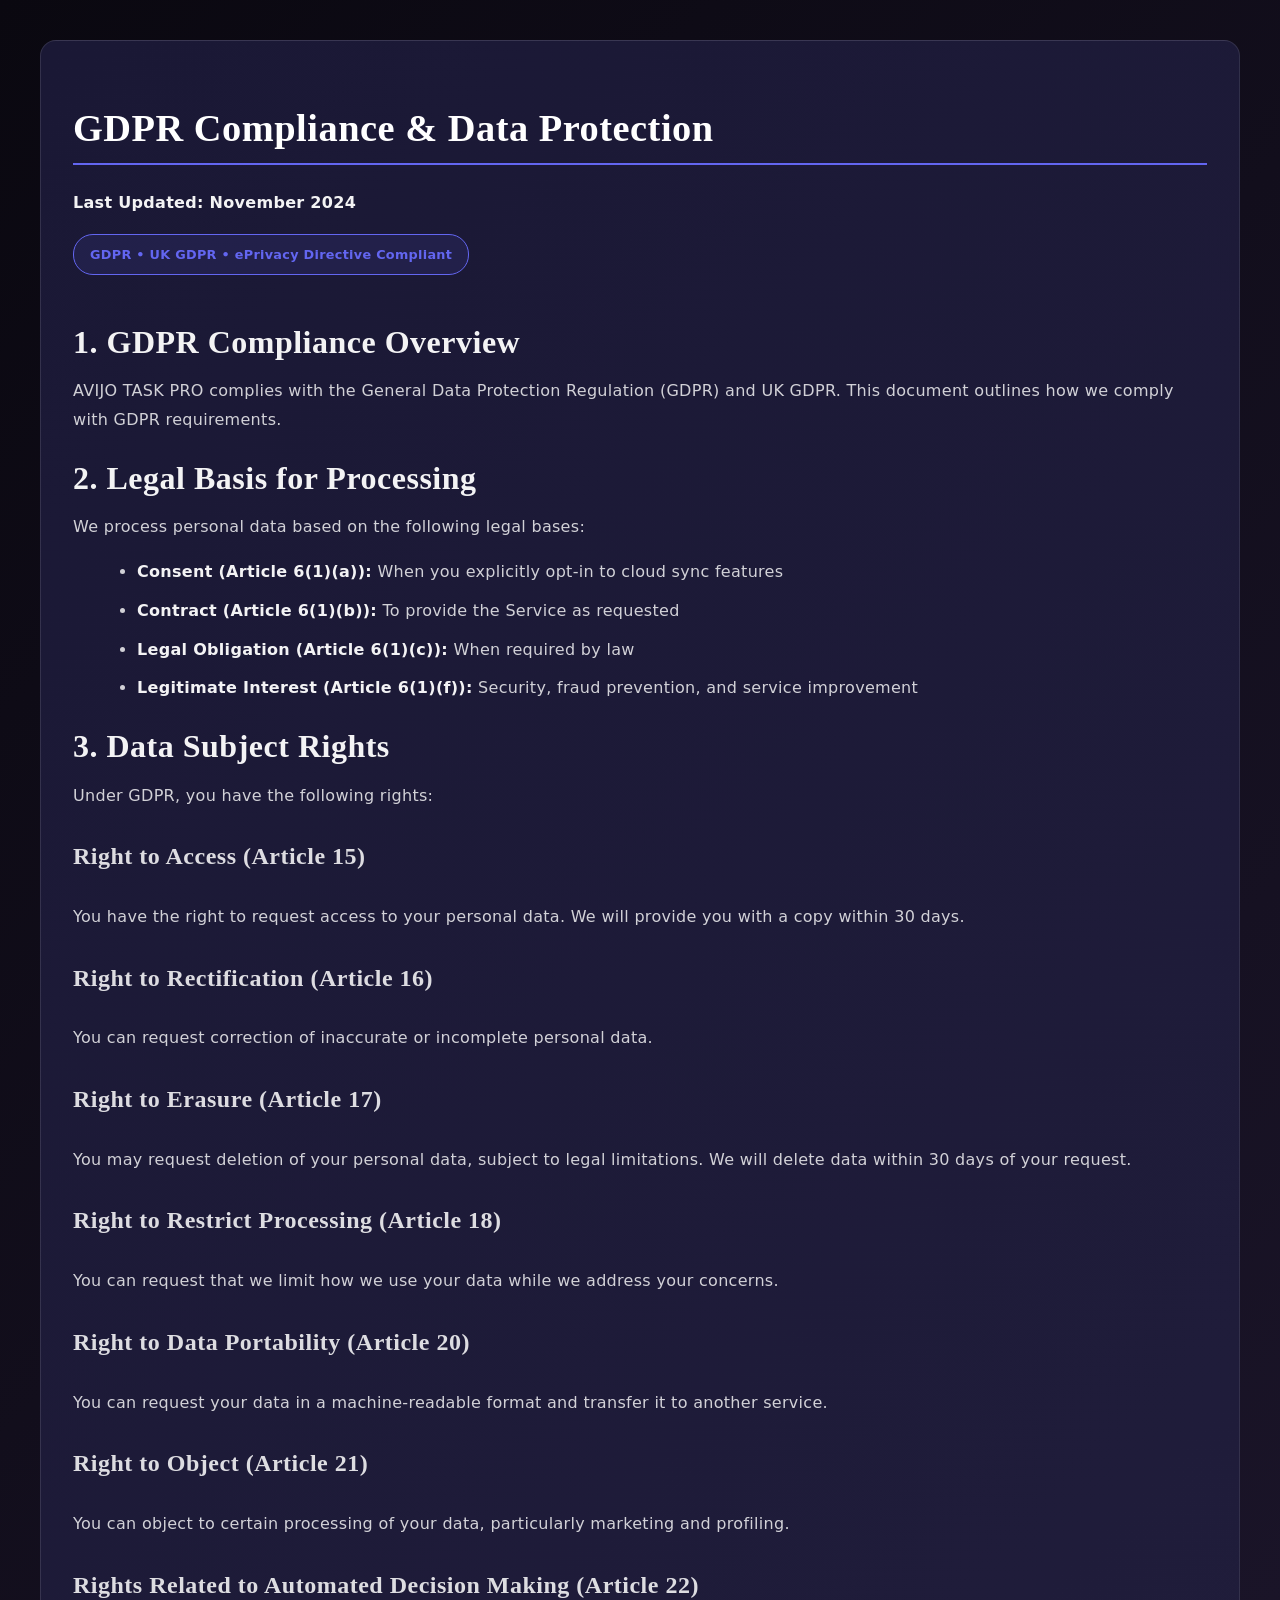
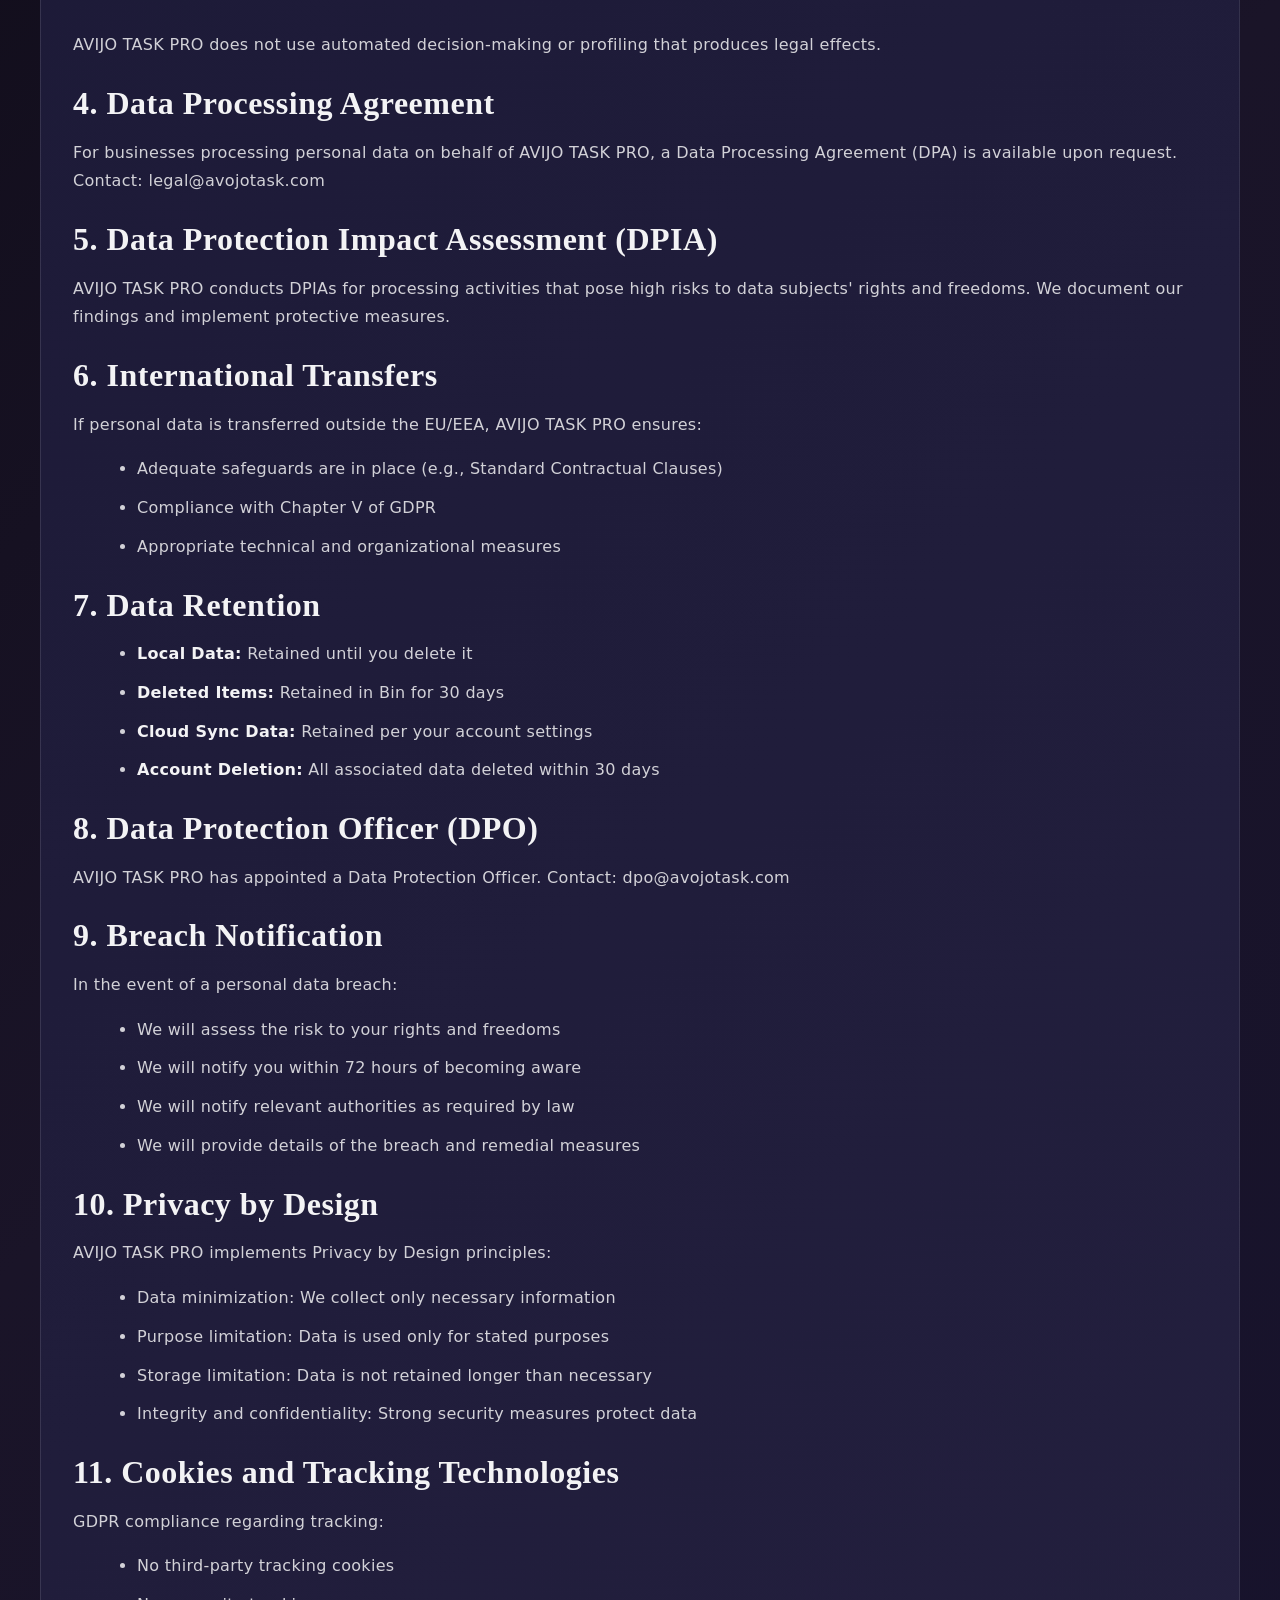
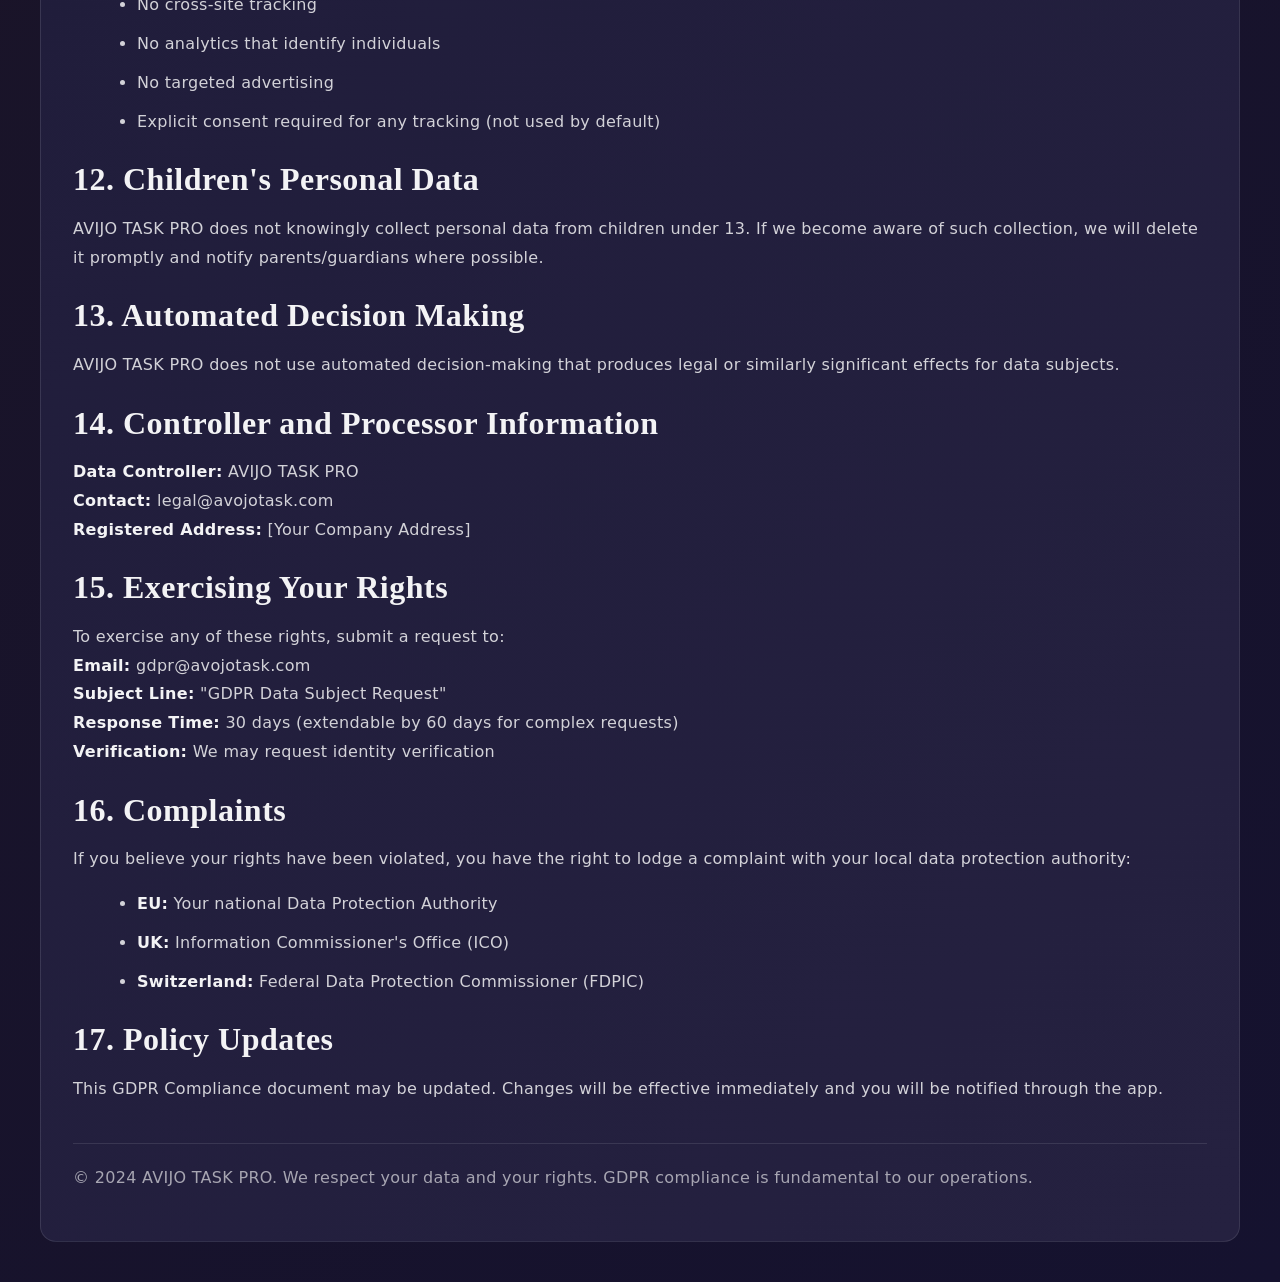
<file: www/gdpr-compliance.html>
<!DOCTYPE html>
<html lang="en">
<head>
    <meta charset="UTF-8">
    <meta name="viewport" content="width=device-width, initial-scale=1.0">
    <title>AVIJO TASK PRO - GDPR Compliance</title>
    <link rel="stylesheet" href="pro-4k-styles.css">
    <style>
        body {
            padding: 40px 20px;
            max-width: 1200px;
            margin: 0 auto;
        }
    </style>
</head>
<body>
    <div class="legal-document">
        <h2>GDPR Compliance & Data Protection</h2>
        <p><strong>Last Updated: November 2024</strong></p>

        <div class="compliance-badge">GDPR • UK GDPR • ePrivacy Directive Compliant</div>

        <h3>1. GDPR Compliance Overview</h3>
        <p>AVIJO TASK PRO complies with the General Data Protection Regulation (GDPR) and UK GDPR. This document outlines how we comply with GDPR requirements.</p>

        <h3>2. Legal Basis for Processing</h3>
        <p>We process personal data based on the following legal bases:</p>
        <ul>
            <li><strong>Consent (Article 6(1)(a)):</strong> When you explicitly opt-in to cloud sync features</li>
            <li><strong>Contract (Article 6(1)(b)):</strong> To provide the Service as requested</li>
            <li><strong>Legal Obligation (Article 6(1)(c)):</strong> When required by law</li>
            <li><strong>Legitimate Interest (Article 6(1)(f)):</strong> Security, fraud prevention, and service improvement</li>
        </ul>

        <h3>3. Data Subject Rights</h3>
        <p>Under GDPR, you have the following rights:</p>
        
        <h4>Right to Access (Article 15)</h4>
        <p>You have the right to request access to your personal data. We will provide you with a copy within 30 days.</p>
        
        <h4>Right to Rectification (Article 16)</h4>
        <p>You can request correction of inaccurate or incomplete personal data.</p>
        
        <h4>Right to Erasure (Article 17)</h4>
        <p>You may request deletion of your personal data, subject to legal limitations. We will delete data within 30 days of your request.</p>
        
        <h4>Right to Restrict Processing (Article 18)</h4>
        <p>You can request that we limit how we use your data while we address your concerns.</p>
        
        <h4>Right to Data Portability (Article 20)</h4>
        <p>You can request your data in a machine-readable format and transfer it to another service.</p>
        
        <h4>Right to Object (Article 21)</h4>
        <p>You can object to certain processing of your data, particularly marketing and profiling.</p>
        
        <h4>Rights Related to Automated Decision Making (Article 22)</h4>
        <p>AVIJO TASK PRO does not use automated decision-making or profiling that produces legal effects.</p>

        <h3>4. Data Processing Agreement</h3>
        <p>For businesses processing personal data on behalf of AVIJO TASK PRO, a Data Processing Agreement (DPA) is available upon request. Contact: legal@avojotask.com</p>

        <h3>5. Data Protection Impact Assessment (DPIA)</h3>
        <p>AVIJO TASK PRO conducts DPIAs for processing activities that pose high risks to data subjects' rights and freedoms. We document our findings and implement protective measures.</p>

        <h3>6. International Transfers</h3>
        <p>If personal data is transferred outside the EU/EEA, AVIJO TASK PRO ensures:</p>
        <ul>
            <li>Adequate safeguards are in place (e.g., Standard Contractual Clauses)</li>
            <li>Compliance with Chapter V of GDPR</li>
            <li>Appropriate technical and organizational measures</li>
        </ul>

        <h3>7. Data Retention</h3>
        <ul>
            <li><strong>Local Data:</strong> Retained until you delete it</li>
            <li><strong>Deleted Items:</strong> Retained in Bin for 30 days</li>
            <li><strong>Cloud Sync Data:</strong> Retained per your account settings</li>
            <li><strong>Account Deletion:</strong> All associated data deleted within 30 days</li>
        </ul>

        <h3>8. Data Protection Officer (DPO)</h3>
        <p>AVIJO TASK PRO has appointed a Data Protection Officer. Contact: dpo@avojotask.com</p>

        <h3>9. Breach Notification</h3>
        <p>In the event of a personal data breach:</p>
        <ul>
            <li>We will assess the risk to your rights and freedoms</li>
            <li>We will notify you within 72 hours of becoming aware</li>
            <li>We will notify relevant authorities as required by law</li>
            <li>We will provide details of the breach and remedial measures</li>
        </ul>

        <h3>10. Privacy by Design</h3>
        <p>AVIJO TASK PRO implements Privacy by Design principles:</p>
        <ul>
            <li>Data minimization: We collect only necessary information</li>
            <li>Purpose limitation: Data is used only for stated purposes</li>
            <li>Storage limitation: Data is not retained longer than necessary</li>
            <li>Integrity and confidentiality: Strong security measures protect data</li>
        </ul>

        <h3>11. Cookies and Tracking Technologies</h3>
        <p>GDPR compliance regarding tracking:</p>
        <ul>
            <li>No third-party tracking cookies</li>
            <li>No cross-site tracking</li>
            <li>No analytics that identify individuals</li>
            <li>No targeted advertising</li>
            <li>Explicit consent required for any tracking (not used by default)</li>
        </ul>

        <h3>12. Children's Personal Data</h3>
        <p>AVIJO TASK PRO does not knowingly collect personal data from children under 13. If we become aware of such collection, we will delete it promptly and notify parents/guardians where possible.</p>

        <h3>13. Automated Decision Making</h3>
        <p>AVIJO TASK PRO does not use automated decision-making that produces legal or similarly significant effects for data subjects.</p>

        <h3>14. Controller and Processor Information</h3>
        <p><strong>Data Controller:</strong> AVIJO TASK PRO<br>
        <strong>Contact:</strong> legal@avojotask.com<br>
        <strong>Registered Address:</strong> [Your Company Address]</p>

        <h3>15. Exercising Your Rights</h3>
        <p>To exercise any of these rights, submit a request to:<br>
        <strong>Email:</strong> gdpr@avojotask.com<br>
        <strong>Subject Line:</strong> "GDPR Data Subject Request"<br>
        <strong>Response Time:</strong> 30 days (extendable by 60 days for complex requests)<br>
        <strong>Verification:</strong> We may request identity verification</p>

        <h3>16. Complaints</h3>
        <p>If you believe your rights have been violated, you have the right to lodge a complaint with your local data protection authority:</p>
        <ul>
            <li><strong>EU:</strong> Your national Data Protection Authority</li>
            <li><strong>UK:</strong> Information Commissioner's Office (ICO)</li>
            <li><strong>Switzerland:</strong> Federal Data Protection Commissioner (FDPIC)</li>
        </ul>

        <h3>17. Policy Updates</h3>
        <p>This GDPR Compliance document may be updated. Changes will be effective immediately and you will be notified through the app.</p>

        <p style="margin-top: 40px; border-top: 1px solid rgba(255, 255, 255, 0.1); padding-top: 20px; color: rgba(255, 255, 255, 0.6);">© 2024 AVIJO TASK PRO. We respect your data and your rights. GDPR compliance is fundamental to our operations.</p>
    </div>
</body>
</html>
</file>
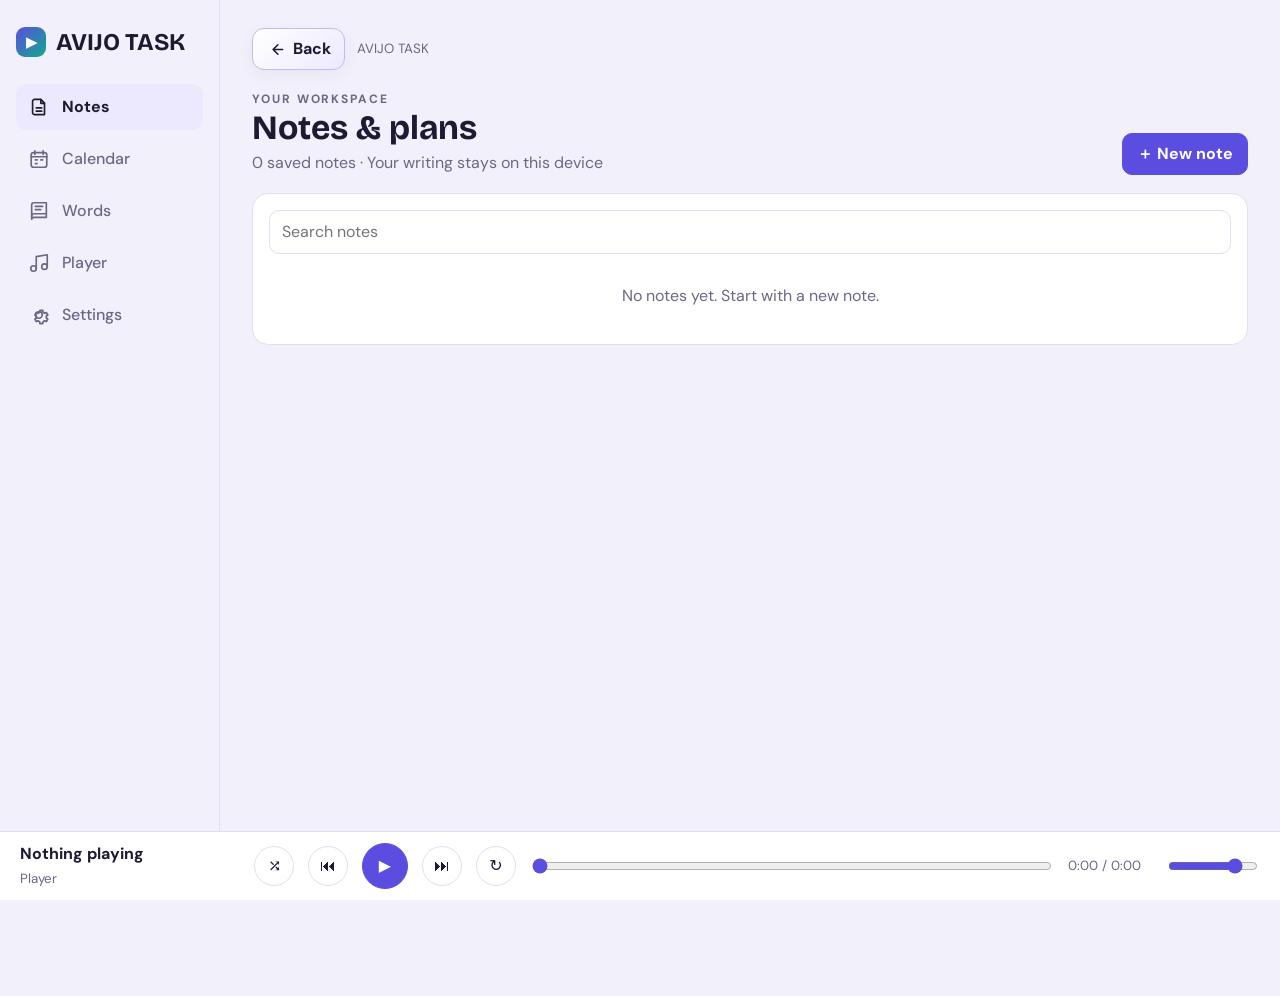
<file: www/index.backup.html>
<!DOCTYPE html>
<html lang="en"><head><meta charset="utf-8">
<meta name="viewport" content="width=device-width, initial-scale=1, viewport-fit=cover">
<meta name="apple-mobile-web-app-capable" content="true">
<meta name="apple-mobile-web-app-status-bar-style" content="black-translucent">
<meta name="apple-mobile-web-app-title" content="AVIJO TASK PRO">
<meta name="theme-color" content="#5b4de0">
<title>AVIJO TASK PRO - Professional Workspace & Media Player</title>
<link href="https://fonts.googleapis.com/css2?family=Bricolage+Grotesque:wght@500;700&family=DM+Sans:wght@400;500;700&display=swap" rel="stylesheet">
<style>
:root{--bg:#f2f0fa;--panel:#fff;--ink:#1d1b33;--mute:#6b6887;--line:#e1dff0;--acc:#5b4de0;--acc2:#12a98c;--accink:#fff;--hi:#ece9ff;color-scheme:light;box-sizing:border-box;padding-top:env(safe-area-inset-top,0px);padding-bottom:env(safe-area-inset-bottom,0px)}
@media (prefers-color-scheme:dark){:root:not([data-theme="light"]){--bg:#13122a;--panel:#1c1a3a;--ink:#ecebff;--mute:#9a97c4;--line:#2e2b57;--acc:#8f84ff;--acc2:#3fd3b4;--accink:#13122a;--hi:#28254f;color-scheme:dark}}
:root[data-theme="dark"]{--bg:#13122a;--panel:#1c1a3a;--ink:#ecebff;--mute:#9a97c4;--line:#2e2b57;--acc:#8f84ff;--acc2:#3fd3b4;--accink:#13122a;--hi:#28254f;color-scheme:dark}
*{box-sizing:border-box}html{scroll-padding-top:env(safe-area-inset-top,0px);overflow-x:hidden}
body{margin:0;background:var(--bg);color:var(--ink);font:16px/1.5 'DM Sans',system-ui,sans-serif;min-height:100vh;overflow-x:hidden}
h1,h2,h3{font-family:'Bricolage Grotesque','DM Sans',sans-serif;margin:0;line-height:1.15}
button,input,textarea,select{font:inherit;color:inherit}
button{cursor:pointer;border:1px solid var(--line);background:var(--panel);border-radius:10px;padding:8px 14px}
button:hover{border-color:var(--acc)}
button.p{background:var(--acc);color:var(--accink);border-color:var(--acc);font-weight:700}
:focus-visible{outline:3px solid var(--acc2);outline-offset:2px}
input,textarea,select{background:var(--panel);border:1px solid var(--line);border-radius:10px;padding:9px 12px;width:100%}
.app{display:grid;grid-template-columns:220px minmax(0,1fr);min-height:100vh;padding-bottom:96px}
nav{padding:24px 16px;border-right:1px solid var(--line);position:sticky;top:0;height:100vh;display:flex;flex-direction:column;gap:6px}
.logo{font-family:'Bricolage Grotesque',sans-serif;font-weight:700;font-size:24px;margin-bottom:18px;display:flex;align-items:center;gap:10px}
.logo i{width:30px;height:30px;border-radius:9px;background:linear-gradient(135deg,var(--acc),var(--acc2));display:grid;place-items:center;color:#fff;font-style:normal;font-size:14px}
nav button{text-align:left;border:0;background:none;padding:10px 12px;font-weight:500;color:var(--mute)}
nav button.on{background:var(--hi);color:var(--ink);font-weight:700}
.nav-item{display:flex;align-items:center;gap:12px;min-height:46px}
.nav-icon{width:22px;height:22px;display:grid;place-items:center;flex:none}
.nav-icon svg{width:22px;height:22px;stroke:currentColor;fill:none;stroke-width:1.8;stroke-linecap:round;stroke-linejoin:round}
.nav-label{white-space:nowrap}
.settings-menu{position:fixed;left:205px;bottom:20px;z-index:40;width:min(260px,calc(100vw - 24px));padding:8px;background:var(--panel);border:1px solid var(--line);border-radius:16px;box-shadow:0 16px 48px #10101830}
.settings-menu[hidden]{display:none}
.settings-menu button{display:flex;align-items:center;gap:12px;width:100%;border:0;background:none;text-align:left;padding:12px;border-radius:10px}
.settings-menu button:hover{background:var(--hi)}
.settings-menu svg{width:20px;height:20px;stroke:currentColor;fill:none;stroke-width:1.8;stroke-linecap:round;stroke-linejoin:round}
nav .sp{flex:1}
.app-backbar{display:flex;align-items:center;gap:12px;margin:0 0 16px}
.app-backbar button{display:inline-flex;align-items:center;gap:8px;min-height:42px;padding:8px 13px;border-radius:12px;font-weight:700;background:linear-gradient(135deg,var(--panel),var(--hi));border-color:color-mix(in srgb,var(--acc) 24%,var(--line));box-shadow:0 5px 16px #24204b0d}
.app-backbar svg{width:19px;height:19px;stroke:currentColor;fill:none;stroke-width:2;stroke-linecap:round;stroke-linejoin:round}
.app-backbar small{color:var(--mute)}
#exitDialog{width:min(420px,calc(100vw - 32px));border:1px solid color-mix(in srgb,var(--acc) 26%,var(--line));border-radius:24px;padding:0;background:var(--panel);color:var(--ink);box-shadow:0 28px 90px #10101855}
#exitDialog::backdrop{background:#10101899;backdrop-filter:blur(7px)}
.exit-card{padding:26px}
.exit-mark{width:52px;height:52px;display:grid;place-items:center;margin-bottom:16px;border-radius:17px;background:linear-gradient(135deg,var(--acc),var(--acc2));color:#fff;font-size:23px;box-shadow:0 10px 24px color-mix(in srgb,var(--acc) 26%,transparent)}
.exit-card h2{font-size:25px}
.exit-card p{margin:8px 0 22px;color:var(--mute)}
.exit-actions{display:grid;grid-template-columns:1fr 1fr;gap:10px}
.exit-actions button{min-height:46px;font-weight:700}
.exit-actions #confirmExit{background:var(--acc);color:var(--accink);border-color:var(--acc)}
.exit-note{margin-top:14px!important;font-size:12px}
main{padding:28px 32px;max-width:1100px;width:100%;min-width:0}
section{display:none}section.on{display:block}
.head{display:flex;justify-content:space-between;align-items:end;gap:12px;margin-bottom:18px;flex-wrap:wrap}
.head h2{font-size:34px}.head p{margin:4px 0 0;color:var(--mute)}
.two{display:grid;grid-template-columns:minmax(0,300px) minmax(0,1fr);gap:18px;min-width:0}
.calendar-layout{grid-template-columns:minmax(0,1.5fr) minmax(0,1fr)}
.word-layout{grid-template-columns:minmax(0,1fr) minmax(0,320px)}
.box{background:var(--panel);border:1px solid var(--line);border-radius:16px;padding:16px}
.item{padding:10px 12px;border-radius:10px;cursor:pointer;border:1px solid transparent}
.item:hover{background:var(--hi)}.item.on{background:var(--hi);border-color:var(--acc)}
.item b{display:block;font-weight:700;white-space:nowrap;overflow:hidden;text-overflow:ellipsis}
.item small{color:var(--mute)}
.note-item{padding:12px;border:1px solid var(--line);margin-top:8px;background:var(--panel);display:grid;grid-template-columns:minmax(0,1fr) 40px;align-items:center;gap:8px;position:relative;touch-action:pan-y;user-select:none;transition:background .18s ease,border-color .18s ease}
.note-item.selected{background:color-mix(in srgb,var(--acc) 9%,var(--panel));border-color:color-mix(in srgb,var(--acc) 42%,var(--line))}
.note-item.selected .note-select b::before{content:"✓";display:inline-grid;place-items:center;width:20px;height:20px;margin-right:7px;border-radius:50%;background:var(--acc);color:var(--accink);font-size:12px;vertical-align:2px}
.note-select{min-width:0;padding:2px;border:0;background:transparent;text-align:left}
.note-item .media-menu{top:48px}
.note-tools{display:flex;align-items:center;justify-content:space-between;gap:10px;flex-wrap:wrap;margin:12px 0;padding:12px;border:1px solid color-mix(in srgb,var(--acc) 22%,var(--line));border-radius:14px;background:linear-gradient(135deg,color-mix(in srgb,var(--acc) 9%,var(--panel)),var(--panel) 72%)}
.note-tools[hidden]{display:none}
.note-tool-actions{display:flex;gap:7px;flex-wrap:wrap}
.note-tool-actions button{min-height:40px}
.player-head h2{display:flex;align-items:center;gap:10px;font-size:clamp(28px,5vw,40px);letter-spacing:.015em}
.player-head h2::before{content:"";width:10px;height:30px;border-radius:8px;background:linear-gradient(180deg,var(--acc),var(--acc2));box-shadow:0 0 22px color-mix(in srgb,var(--acc) 40%,transparent)}
.player-brand{color:var(--acc);font-size:11px;letter-spacing:.18em;font-weight:700}
.player .now-playing.compact{border-color:color-mix(in srgb,var(--acc) 30%,var(--line));background:radial-gradient(ellipse at 90% 0%,color-mix(in srgb,var(--acc) 15%,transparent),transparent 52%),linear-gradient(135deg,var(--panel),var(--hi));box-shadow:0 12px 36px #24204b12}
.now-playing.compact{grid-template-columns:72px minmax(0,1fr);align-items:center;gap:14px}
.now-art{width:72px;height:72px;border-radius:16px;overflow:hidden;display:grid;place-items:center;background:linear-gradient(145deg,#27205e,#765ce8 55%,#27b99a);color:#fff;box-shadow:0 8px 24px #1d1b3322}
.now-art img{width:100%;height:100%;object-fit:cover}
.now-art .art-fallback{font-size:30px}
.now-copy{min-width:0}
.media-art{width:48px;height:48px;display:grid;place-items:center;flex:none;position:relative;overflow:hidden;border-radius:12px;background:linear-gradient(145deg,var(--hi),var(--panel));color:var(--acc)}
.media-art img{width:100%;height:100%;object-fit:cover}
.media-art svg{width:22px;height:22px;stroke:currentColor;fill:none;stroke-width:1.8;stroke-linecap:round;stroke-linejoin:round}
#videoListToggle{position:absolute;left:12px;top:12px;z-index:4;background:#101018bb;color:#fff;border-color:#ffffff66}
#videoPlaylist{position:absolute;z-index:5;right:0;top:0;bottom:0;width:min(320px,78vw);display:flex;flex-direction:column;background:#11111deb;color:#fff;border-left:1px solid #ffffff36;text-align:left;padding:12px;backdrop-filter:blur(16px)}
#videoPlaylist[hidden]{display:none}
.video-playlist-head{display:flex;align-items:center;justify-content:space-between;gap:8px;padding:4px 2px 12px}
.video-playlist-head b{font-size:15px}
.video-playlist-head button{color:#fff;background:#ffffff1a;border-color:#ffffff33}
#videoPlaylistItems{overflow:auto;display:grid;align-content:start;gap:6px}
.video-playlist-item{width:100%;display:flex;align-items:center;gap:9px;padding:7px;border-color:transparent;background:transparent;color:#fff;text-align:left}
.video-playlist-item.active{background:#ffffff20;border-color:#ffffff45}
.video-playlist-item img{width:72px;height:48px;object-fit:cover;border-radius:7px;background:#ffffff18;flex:none}
.video-playlist-item span{min-width:0;overflow:hidden;text-overflow:ellipsis;white-space:nowrap;font-size:13px}
#vwrap{box-shadow:0 20px 46px #10101835}
#videoNav{position:absolute;inset:50% 12px auto;transform:translateY(-50%);z-index:3;display:flex;justify-content:space-between;pointer-events:none}
#videoNav button{pointer-events:auto;width:44px;height:52px;padding:0;border:1px solid #ffffff55;background:#101018aa;color:#fff;border-radius:14px;font-size:24px;backdrop-filter:blur(8px)}
#videoNav button:disabled{opacity:.42}
#videoNav[hidden]{display:none}
#vwrap.playlist-open #videoNav{right:calc(min(320px,78vw) + 12px)}
.note-item p{margin:5px 0 0;color:var(--mute);font-size:14px;display:-webkit-box;-webkit-box-orient:vertical;-webkit-line-clamp:2;overflow:hidden}
.note-page{display:block;position:fixed;inset:0;z-index:60;overflow-y:auto;background:var(--bg);padding:calc(16px + env(safe-area-inset-top,0px)) max(16px,env(safe-area-inset-right,0px)) calc(24px + env(safe-area-inset-bottom,0px)) max(16px,env(safe-area-inset-left,0px))}
.note-page[hidden]{display:none}
.note-page-inner{width:min(900px,100%);margin:0 auto}
.note-page-head{display:flex;align-items:center;gap:12px;padding-bottom:16px;border-bottom:1px solid var(--line)}
.note-back{display:inline-flex;align-items:center;gap:8px;min-height:44px}
.note-back svg{width:20px;height:20px;stroke:currentColor;fill:none;stroke-width:2;stroke-linecap:round;stroke-linejoin:round}
.note-page-head h2{flex:1;min-width:0;font-size:clamp(20px,4vw,28px)}
.note-page-head small{color:var(--mute);white-space:nowrap}
.note-form{display:grid;gap:14px;padding-top:20px}
.note-title-input{font-size:clamp(23px,5vw,32px);font-weight:700}
.note-toolbar{display:flex;gap:6px;align-items:center;flex-wrap:wrap;padding:9px;border:1px solid var(--line);border-radius:14px;background:var(--panel)}
.note-toolbar button{min-width:40px;height:40px;padding:6px 10px;font-weight:700}
.note-toolbar button[aria-pressed=true]{background:var(--hi);border-color:var(--acc)}
.note-colors{display:flex;align-items:center;gap:6px;flex-wrap:wrap}
.note-color{width:28px!important;min-width:28px!important;height:28px!important;padding:0!important;border-radius:50%;border:2px solid var(--line)!important}
.note-color[aria-pressed=true]{outline:2px solid var(--acc);outline-offset:2px}
.note-content{min-height:min(52vh,520px);padding:18px;border:1px solid var(--line);border-radius:14px;background:var(--panel);line-height:1.75;overflow-wrap:anywhere;outline:none}
.note-content:empty::before{content:attr(data-placeholder);color:var(--mute);pointer-events:none}
.note-content ul,.note-content ol{padding-left:26px}
.note-page-actions{display:flex;align-items:center;justify-content:space-between;gap:10px;flex-wrap:wrap}
.note-page-actions small{color:var(--mute)}
.note-danger{color:#a32637}
.bin-list{display:grid;gap:10px;margin-top:12px}
.bin-item{display:flex;align-items:center;justify-content:space-between;gap:12px;padding:12px;border:1px solid var(--line);border-radius:12px}
.bin-item .bin-info{min-width:0}
.bin-item .bin-info b{display:block;overflow-wrap:anywhere}
.bin-item .bin-info small{color:var(--mute)}
.bin-actions{display:flex;gap:6px;flex-shrink:0;flex-wrap:wrap}
.bin-actions button{padding:7px 10px}
.tag{display:inline-block;font-size:12px;padding:1px 9px;border-radius:99px;background:var(--acc2);color:#04231c;font-weight:700;margin-right:6px}
#nbody{width:100%;margin-top:0;line-height:1.75}
.row{display:flex;gap:8px;flex-wrap:wrap;align-items:center}
.cal{display:grid;grid-template-columns:repeat(7,minmax(0,1fr));gap:4px}
.cal .dh{text-align:center;color:var(--mute);font-size:13px;padding:4px}
.cal button{aspect-ratio:1.15;border-radius:10px;position:relative;padding:4px;font-weight:500}
.cal button.today{border-color:var(--acc2);border-width:2px}
.cal button.sel{background:var(--acc);color:var(--accink)}
.cal button.dot::after{content:"";position:absolute;bottom:6px;left:50%;width:6px;height:6px;margin-left:-3px;border-radius:50%;background:var(--acc2)}
.cal button.out{opacity:.35}
.ev{display:flex;justify-content:space-between;gap:8px;padding:8px 0;border-bottom:1px solid var(--line)}
.ev button{padding:0 8px}
.word{padding:12px 0;border-bottom:1px solid var(--line)}
.word h3{font-size:20px}.word p{margin:4px 0 0;color:var(--mute)}
.player{display:grid;grid-template-columns:minmax(0,1.3fr) minmax(0,1fr);gap:18px;min-width:0}
.now-playing{grid-column:1/-1;display:grid;grid-template-columns:minmax(150px,240px) minmax(0,1fr);gap:22px;align-items:center;padding:20px;border:1px solid var(--line);border-radius:20px;background:linear-gradient(135deg,var(--panel),var(--hi));min-width:0}
.now-playing.compact{grid-template-columns:72px minmax(0,1fr);gap:14px;padding:14px 18px;border-radius:14px}
.compact .now-copy h3{font-size:clamp(18px,3vw,24px);margin-top:3px}
.compact .now-copy>p,.compact .metadata-grid,.compact .media-actions{display:none}
.album-art{aspect-ratio:1;border-radius:16px;background:linear-gradient(145deg,#27205e,#765ce8 55%,#27b99a);display:grid;place-items:center;position:relative;overflow:hidden;color:#fff;box-shadow:0 12px 30px #1d1b3322}
.album-art::before,.album-art::after{content:"";position:absolute;border:1px solid #ffffff35;border-radius:50%;width:82%;aspect-ratio:1}
.album-art::after{width:62%}
.album-art .music-note{font-size:clamp(54px,12vw,96px);line-height:1;z-index:1;text-shadow:0 4px 16px #0005}
.album-art small{position:absolute;bottom:14px;left:14px;letter-spacing:.14em;font-size:10px;font-weight:700}
.now-type{color:var(--acc);font-size:12px;letter-spacing:.16em;font-weight:700;text-transform:uppercase}
.now-copy h3{font-size:clamp(26px,4vw,40px);margin-top:8px;overflow-wrap:anywhere}
.now-copy>p{margin:6px 0 16px;color:var(--mute);font-size:18px}
.metadata-grid{display:grid;grid-template-columns:repeat(2,minmax(0,1fr));gap:10px}
.metadata{min-width:0;padding:10px 12px;border:1px solid var(--line);border-radius:12px;background:var(--panel)}
.metadata small{display:block;color:var(--mute);font-size:11px;text-transform:uppercase;letter-spacing:.08em}
.metadata b{display:block;margin-top:3px;overflow-wrap:anywhere}
.media-actions{display:flex;gap:8px;flex-wrap:wrap;margin-top:16px}
.media-actions button{min-height:42px}
.media-actions .danger{color:#a32637}
#vwrap{position:relative}
#media:fullscreen,#media:-webkit-full-screen{width:100vw;height:100vh;max-height:none;object-fit:contain;background:#000}
#vwrap:fullscreen,#vwrap:-webkit-full-screen{width:100vw;height:100vh;max-height:100vh;aspect-ratio:auto;border-radius:0;padding:0;background:#000}
#vwrap:fullscreen #media,#vwrap:-webkit-full-screen #media{display:block;width:100%;height:100%;object-fit:contain}
#vwrap:fullscreen #videoFull,#vwrap:-webkit-full-screen #videoFull{position:fixed;top:calc(12px + env(safe-area-inset-top,0px));right:12px}
#vwrap:fullscreen #videoPlaylist,#vwrap:-webkit-full-screen #videoPlaylist{top:0;bottom:0;height:100vh}
#videoFull{position:absolute;right:12px;top:12px;z-index:2;background:#101018bb;color:#fff;border-color:#ffffff66}
.player #plist{max-height:520px}
#vwrap{background:linear-gradient(135deg,#2a2466,#0f6f60);border-radius:16px;aspect-ratio:16/9;display:grid;place-items:center;overflow:hidden;color:#fff;text-align:center;padding:12px}
#media{width:100%;height:100%;display:none;background:#000}
#plist{max-height:420px;overflow:auto}.seg{display:flex;gap:6px;margin:10px 0}.seg button{flex:1}.seg button.on{background:var(--acc);color:var(--accink);border-color:var(--acc);font-weight:700}
#bar{position:fixed;left:0;right:0;bottom:0;background:var(--panel);border-top:1px solid var(--line);padding:10px 20px calc(10px + env(safe-area-inset-bottom,0px));display:flex;align-items:center;gap:14px;z-index:20}
#bar .np{min-width:0;flex:0 1 220px}#bar .np b{display:block;white-space:nowrap;overflow:hidden;text-overflow:ellipsis}
#bar .np small{color:var(--mute)}
#seek{flex:1;accent-color:var(--acc);padding:0;border:0;background:none}
#vol{width:90px;accent-color:var(--acc);padding:0;border:0;background:none}
.ib{width:40px;height:40px;border-radius:50%;padding:0;display:grid;place-items:center}
.ib.on{background:var(--hi);border-color:var(--acc)}
#bar .ib.big{width:46px;height:46px}
details{border-bottom:1px solid var(--line);padding:12px 0}summary{cursor:pointer;font-weight:700;font-family:'Bricolage Grotesque',sans-serif;font-size:19px}
details p,details li{color:var(--mute);max-width:70ch}
.empty{color:var(--mute);padding:20px;text-align:center}
.media-row{display:flex;align-items:center;gap:8px;padding:6px;border-radius:14px;border:1px solid transparent;position:relative;touch-action:pan-y;user-select:none;transition:background .18s ease,border-color .18s ease,transform .18s ease}
.media-row:hover,.media-row:focus-visible{background:var(--hi)}
.media-row.on{background:var(--hi);border-color:var(--acc)}
.media-row.selected{background:color-mix(in srgb,var(--acc) 9%,var(--panel));border-color:color-mix(in srgb,var(--acc) 42%,var(--line))}
.media-row.selected .media-kind-icon{background:var(--acc);color:var(--accink)}
.media-open{display:flex;align-items:center;gap:12px;flex:1;min-width:0;padding:4px 4px 4px 6px;border:0;background:transparent;text-align:left}
.media-open:hover{border-color:transparent}
.media-check{appearance:none;display:none;width:22px;height:22px;flex:none;position:relative;border:1.5px solid var(--line);border-radius:50%;background:var(--panel);margin:0 2px 0 4px;cursor:pointer;transition:all .16s ease}
.media-check:checked{background:var(--acc);border-color:var(--acc);box-shadow:0 0 0 3px color-mix(in srgb,var(--acc) 15%,transparent)}
.media-check:checked::after{content:"";position:absolute;left:6px;top:3px;width:6px;height:10px;border:solid #fff;border-width:0 2px 2px 0;transform:rotate(45deg)}
#plist.selecting .media-check{display:block}
.library-head{display:flex;align-items:center;justify-content:space-between;gap:10px}
.library-head h3{display:flex;align-items:center;gap:10px}
.library-tools{display:flex;align-items:center;gap:8px}
.selection-tools{display:grid;grid-template-columns:1fr auto;gap:12px;align-items:center;margin:14px 0;padding:14px;border:1px solid color-mix(in srgb,var(--acc) 22%,var(--line));border-radius:16px;background:linear-gradient(135deg,color-mix(in srgb,var(--acc) 9%,var(--panel)),var(--panel) 72%);box-shadow:0 8px 24px #24204b12;animation:selection-in .18s ease-out}
.selection-tools[hidden]{display:none}
.selection-summary{display:flex;align-items:center;gap:10px;min-width:0}
.selection-badge{width:38px;height:38px;display:grid;place-items:center;flex:none;border-radius:12px;background:var(--acc);color:var(--accink);font-weight:700}
.selection-badge svg{width:20px;height:20px;stroke:currentColor;fill:none;stroke-width:2;stroke-linecap:round;stroke-linejoin:round}
.selection-count{display:block;font-weight:700;line-height:1.2}
.selection-hint{display:block;color:var(--mute);font-size:12px;margin-top:3px}
.selection-actions{display:flex;align-items:center;justify-content:flex-end;gap:7px;flex-wrap:wrap}
.selection-actions button{display:inline-flex;align-items:center;justify-content:center;gap:7px;min-height:42px;padding:8px 11px;border-radius:11px;font-size:13px;font-weight:700;white-space:nowrap;transition:transform .15s ease,box-shadow .15s ease}
.selection-actions button:not(:disabled):active{transform:scale(.97)}
.selection-actions button:disabled{opacity:.42;cursor:not-allowed}
.selection-actions svg,.select-toggle svg{width:17px;height:17px;stroke:currentColor;fill:none;stroke-width:1.9;stroke-linecap:round;stroke-linejoin:round}
.selection-actions .p{box-shadow:0 5px 14px color-mix(in srgb,var(--acc) 27%,transparent)}
.selection-actions .bin-action{color:#a32637;border-color:#e8c9ce;background:color-mix(in srgb,#a32637 5%,var(--panel))}
.select-toggle{display:inline-flex;align-items:center;gap:7px;min-height:40px;padding:8px 12px;border-radius:11px;font-size:13px;font-weight:700}
.select-toggle.active{color:var(--acc);background:var(--hi);border-color:color-mix(in srgb,var(--acc) 30%,var(--line))}
@keyframes selection-in{from{opacity:0;transform:translateY(-5px)}to{opacity:1;transform:translateY(0)}}
.queue-label{color:var(--acc);font-weight:700}
.media-kind-icon{width:40px;height:40px;display:grid;place-items:center;flex:none;border-radius:12px;background:linear-gradient(145deg,var(--hi),var(--panel));color:var(--acc)}
.media-kind-icon svg{width:22px;height:22px;stroke:currentColor;fill:none;stroke-width:1.8;stroke-linecap:round;stroke-linejoin:round}
.media-label{flex:1;min-width:0}
.media-label b{display:block;white-space:nowrap;overflow:hidden;text-overflow:ellipsis}
.media-label small{display:block;color:var(--mute);font-size:12px}
.media-more{width:40px;height:40px;padding:0;flex:none;border:0;background:transparent;display:grid;place-items:center;border-radius:50%}
.media-more:hover,.media-more[aria-expanded=true]{background:var(--panel);border:1px solid var(--line)}
.media-more svg{width:22px;height:22px;fill:currentColor}
.media-menu{position:absolute;right:8px;top:48px;z-index:10;min-width:190px;padding:6px;border:1px solid var(--line);border-radius:13px;background:var(--panel);box-shadow:0 14px 34px #10101830}
.media-menu[hidden]{display:none}
.media-menu button{display:flex;align-items:center;gap:10px;width:100%;border:0;text-align:left;padding:9px 10px;background:transparent}
.media-menu button:hover{background:var(--hi)}
.media-menu button.danger{color:#a32637}
.media-menu svg{width:18px;height:18px;stroke:currentColor;fill:none;stroke-width:1.8;stroke-linecap:round;stroke-linejoin:round}
#mediaDetails{width:min(520px,calc(100vw - 28px));max-height:min(85vh,760px);overflow:auto;border:1px solid var(--line);border-radius:20px;padding:0;background:var(--panel);color:var(--ink);box-shadow:0 24px 80px #10101855}
#mediaDetails::backdrop{background:#10101888;backdrop-filter:blur(4px)}
.details-head{display:flex;align-items:center;justify-content:space-between;gap:12px;padding:18px 20px;border-bottom:1px solid var(--line)}
.details-head h3{font-size:22px;overflow-wrap:anywhere}
.details-body{padding:18px 20px}
.details-body .metadata-grid{grid-template-columns:repeat(2,minmax(0,1fr))}
.details-close{width:40px;height:40px;padding:0;border-radius:50%;font-size:22px}
.details-actions{display:flex;gap:8px;flex-wrap:wrap;padding:0 20px 18px}
.details-actions button{min-height:42px}
.saved-playlists{display:grid;gap:10px;margin:12px 0}
.playlist-shelf{grid-column:1/-1}
.saved-playlist{display:flex;align-items:center;justify-content:space-between;gap:12px;padding:12px;border:1px solid var(--line);border-radius:14px;background:linear-gradient(135deg,color-mix(in srgb,var(--acc) 6%,var(--panel)),var(--panel) 75%)}
.saved-playlist-info{min-width:0}
.saved-playlist-info b,.saved-playlist-info small{display:block;overflow:hidden;text-overflow:ellipsis;white-space:nowrap}
.saved-playlist-info small{color:var(--mute)}
.saved-playlist-actions{display:flex;gap:7px;flex:none}
#playlistDialog{width:min(560px,calc(100vw - 28px));max-height:min(88vh,780px);overflow:hidden;border:1px solid var(--line);border-radius:20px;padding:0;background:var(--panel);color:var(--ink);box-shadow:0 24px 80px #10101855}
#playlistDialog::backdrop{background:#10101888;backdrop-filter:blur(4px)}
.playlist-form{display:grid;gap:12px;padding:16px 20px 20px}
.playlist-pick-list{display:grid;gap:5px;max-height:min(38vh,320px);overflow:auto;border:1px solid var(--line);border-radius:13px;padding:6px}
.playlist-pick{display:flex;align-items:center;gap:10px;padding:9px;border-radius:10px}
.playlist-pick:hover{background:var(--hi)}
.playlist-pick input{width:20px;height:20px;flex:none;accent-color:var(--acc)}
.playlist-pick span{min-width:0;overflow:hidden;text-overflow:ellipsis;white-space:nowrap}
.playlist-form-actions{display:flex;justify-content:flex-end;gap:8px}
@media(max-width:820px){
.app{grid-template-columns:1fr}
nav{position:fixed;bottom:0;left:0;right:0;top:auto;height:auto;flex-direction:row;padding:4px 6px;border:0;border-top:1px solid var(--line);background:var(--panel);z-index:30;padding-bottom:calc(4px + env(safe-area-inset-bottom,0px))}
nav{display:grid;grid-template-columns:repeat(5,minmax(0,1fr));gap:2px}
nav .logo,nav .sp,#sync{display:none}
nav button.nav-item{min-width:0;min-height:52px;flex-direction:column;justify-content:center;gap:2px;text-align:center;padding:4px 0;border-radius:10px}
nav .nav-icon{width:22px;height:22px}
nav .nav-icon svg{width:21px;height:21px}
nav .nav-label{font-size:10px;line-height:1.2;overflow:hidden;text-overflow:ellipsis}
.settings-menu{left:8px;right:8px;bottom:calc(64px + env(safe-area-inset-bottom,0px));width:auto}
#bar{bottom:calc(52px + env(safe-area-inset-bottom,0px));display:grid;grid-template-columns:repeat(5,minmax(0,1fr));padding:8px 12px calc(8px + env(safe-area-inset-bottom,0px));gap:6px}
#bar .np{grid-column:1/-1;min-width:0;flex:auto}
#bar .ib{justify-self:center}
#bar #seek{grid-column:1/4;width:100%;min-width:0}
#bar #tm{grid-column:4/6;min-width:0!important;text-align:right;white-space:nowrap}
#vol{display:none}
.app{padding-bottom:220px}main{padding:20px 16px}.two,.player{grid-template-columns:minmax(0,1fr)}.now-playing{grid-template-columns:minmax(0,1fr);gap:16px;padding:14px}.now-playing.compact{grid-template-columns:60px minmax(0,1fr);gap:11px;padding:12px 14px}.now-art{width:60px;height:60px;border-radius:13px}.album-art{width:min(100%,240px);justify-self:center}.metadata-grid{grid-template-columns:repeat(2,minmax(0,1fr))}.bin-item{align-items:flex-start;flex-direction:column}.head h2{font-size:28px}}
@media(max-width:560px){
.selection-tools{grid-template-columns:minmax(0,1fr);gap:10px;padding:12px}
.selection-summary{width:100%}
.selection-actions{display:grid;grid-template-columns:repeat(2,minmax(0,1fr));width:100%}
.selection-actions button{width:100%;padding:8px 7px;font-size:12px}
.selection-actions .bin-action{grid-column:1/-1}
.library-head{align-items:flex-start}
.select-toggle{padding:8px 10px}
}
@media(prefers-reduced-motion:no-preference){section.on{animation:in .25s ease}@keyframes in{from{opacity:0}to{opacity:1}}}
</style></head>
<body>
<div class="app">
<nav aria-label="Main">
<div class="logo"><i>▶</i>AVIJO TASK</div>
<button class="nav-item on" data-t="notes"><span class="nav-icon"><svg viewBox="0 0 24 24" aria-hidden="true"><path d="M7 3.75h7l4 4v12.5H7a2 2 0 0 1-2-2v-12.5a2 2 0 0 1 2-2Z"/><path d="M14 4v4h4M9 13h6M9 16.5h6"/></svg></span><span class="nav-label">Notes</span></button>
<button class="nav-item" data-t="cal"><span class="nav-icon"><svg viewBox="0 0 24 24" aria-hidden="true"><rect x="3.5" y="5" width="17" height="16" rx="2.5"/><path d="M7.5 3v4M16.5 3v4M3.5 9.5h17M8 13h2M14 13h2M8 17h2"/></svg></span><span class="nav-label">Calendar</span></button>
<button class="nav-item" data-t="words"><span class="nav-icon"><svg viewBox="0 0 24 24" aria-hidden="true"><path d="M4 5.5A2.5 2.5 0 0 1 6.5 3H20v16H6.5A2.5 2.5 0 0 0 4 21V5.5Z"/><path d="M4 17.5A2.5 2.5 0 0 1 6.5 15H20M8 7h8M8 10.5h6"/></svg></span><span class="nav-label">Words</span></button>
<button class="nav-item" data-t="play"><span class="nav-icon"><svg viewBox="0 0 24 24" aria-hidden="true"><path d="M9 18V5l12-2v13"/><circle cx="6" cy="18" r="3"/><circle cx="18" cy="16" r="3"/></svg></span><span class="nav-label">Player</span></button>
<button class="nav-item" id="settingsToggle" aria-expanded="false" aria-controls="settingsMenu"><span class="nav-icon"><svg viewBox="0 0 24 24" aria-hidden="true"><path d="M12 8.5a3.5 3.5 0 1 0 0 7 3.5 3.5 0 0 0 0-7Z"/><path d="m19.4 15 .1.1 1.4 1.1-1.4 2.4-1.7-.7a8 8 0 0 1-1.7 1l-.3 1.8h-2.8l-.3-1.8a8 8 0 0 1-1.7-1l-1.7.7-1.4-2.4 1.4-1.1a7 7 0 0 1 0-2l-1.4-1.1 1.4-2.4 1.7.7a8 8 0 0 1 1.7-1l.3-1.8h2.8l.3 1.8a8 8 0 0 1 1.7 1l1.7-.7 1.4 2.4-1.4 1.1a7 7 0 0 1 0 2Z" transform="translate(-1 -1) scale(1.08)"/></svg></span><span class="nav-label">Settings</span></button>
<div class="settings-menu" id="settingsMenu" hidden role="menu" aria-label="Settings">
<button data-t="bin" role="menuitem"><svg viewBox="0 0 24 24" aria-hidden="true"><path d="M4 7h16M9 7V4h6v3m3 0-.8 13H6.8L6 7m4 4v5m4-5v5"/></svg>Recently deleted</button>
<button data-t="about" role="menuitem"><svg viewBox="0 0 24 24" aria-hidden="true"><circle cx="12" cy="12" r="9"/><path d="M12 11v5m0-8h.01"/></svg>About &amp; policies</button>
<button id="theme" role="menuitem"><svg viewBox="0 0 24 24" aria-hidden="true"><path d="M20.5 15.5A8.5 8.5 0 0 1 8.5 3.5a8.6 8.6 0 1 0 12 12Z"/><path d="M16 3v4m-2-2h4"/></svg>Switch theme</button>
</div>
<div class="sp"></div><small id="sync" style="color:var(--mute);padding:0 12px">This device only</small>
</nav>
<main>
<div class="app-backbar"><button type="button" id="appBack" aria-label="Go back"><svg viewBox="0 0 24 24" aria-hidden="true"><path d="m15 18-6-6 6-6M9 12h12"/></svg><span>Back</span></button><small id="backContext">AVIJO TASK</small></div>
<section id="notes" class="on">
<div class="head"><div><p class="now-type">YOUR WORKSPACE</p><h2>Notes &amp; plans</h2><p id="noteCount">Your notes, organized and saved on this device.</p></div><button class="p" id="nnew">＋ New note</button></div>
<div class="box"><input id="nsearch" placeholder="Search notes" aria-label="Search notes"><div id="noteTools" class="note-tools" hidden><b id="noteSelectionCount">0 notes selected</b><div class="note-tool-actions"><button type="button" data-note-bulk="open">Open</button><button type="button" data-note-bulk="details">Details</button><button type="button" data-note-bulk="rename">Rename</button><button type="button" data-note-bulk="share">Share</button><button type="button" data-note-bulk="trash" class="note-danger">Move to Bin</button><button type="button" data-note-bulk="clear">Cancel</button></div></div><div id="nlist" style="margin-top:10px"></div></div>
</section>

<section id="cal">
<div class="head"><div><h2 id="ctitle">Calendar</h2><p>Pick a day to see or add plans.</p></div>
<div class="row"><button id="cprev" aria-label="Previous month">‹</button><button id="ctoday">Today</button><button id="cnext" aria-label="Next month">›</button></div></div>
<div class="two calendar-layout">
<div class="box"><div class="cal" id="cgrid"></div></div>
<div class="box"><h3 id="cday"></h3><div class="row" style="margin:12px 0"><input id="cinp" placeholder="Add a plan for this day" aria-label="New plan"><button class="p" id="cadd">Add</button></div><div id="cevs"></div></div>
</div></section>

<section id="words">
<div class="head"><div><h2>Words &amp; meanings</h2><p>Look up a word, or save your own to learn.</p></div></div>
<div class="two word-layout">
<div class="box"><div class="row"><input id="wsearch" placeholder="Type one English word" aria-label="Search an English word" style="flex:1;min-width:160px"><select id="wlang" style="width:auto" aria-label="Meaning language"><option>English</option><option>Français</option><option>Kiswahili</option><option>Español</option></select><button class="p" id="wlook">Look up word with AVIJO</button></div><small class="muted">AVIJO Task Online lookups use Free Dictionary API for English words and send the searched word to that service. </small><div id="wout" role="status" aria-live="polite"></div><div id="wlist"></div></div>
<div class="box"><h3>Add your own word</h3><div style="display:grid;gap:8px;margin-top:12px"><input id="wnew" placeholder="Word"><textarea id="wmean" rows="3" placeholder="Meaning"></textarea><button class="p" id="wadd">Save word</button></div>
<p style="color:var(--mute);font-size:14px">AVIJO TASK has a built-in starter list. Words you add are saved on this device.</p></div>
</div></section>

<section id="play">
<div class="head player-head"><div><div class="player-brand">AVIJO MEDIA EXPERIENCE</div><h2>AVIJO PLAYER</h2><p>Tap a song once to play. Press and hold for details and actions.</p></div>
<div class="row"><button id="more">Add more media</button><button id="clear">Clear library</button><input type="file" id="files" accept="audio/*,video/*,.mp3,.mp4,.m4a,.mkv,.mov" multiple hidden></div></div>
<div id="perm" class="box" style="text-align:center;padding:44px 20px"><div style="font-size:44px">🎧</div><h3 style="font-size:26px;margin:10px 0 6px">Allow access to your media</h3><p style="color:var(--mute);max-width:52ch;margin:0 auto 18px">AVIJO TASK needs your permission to read audio and video on this device. Choose your Music or Videos folder and everything inside appears here, sorted into Audio and Video. Your files stay on your device and are never uploaded.</p><div class="row" style="justify-content:center"><button class="p" id="allow">Allow access</button><button id="recon" style="display:none"></button><button id="pick">Choose individual files</button></div><p id="pstat" style="color:var(--mute);margin-top:14px"></p></div>
<div class="player" id="pgrid" style="display:none">
<div class="now-playing compact">
<div class="now-art"><img id="nowCover" alt="Current media cover" hidden><span id="nowCoverFallback" class="art-fallback" aria-hidden="true">♫</span></div><div class="now-copy"><div class="now-type" id="nowType">READY TO PLAY</div><h3 id="nowTitle">Choose a song or video</h3><p id="nowArtist">Your media stays on this device.</p></div>
</div>
<p id="mediaStatus" class="muted" role="status" aria-live="polite"></p>
<div id="vwrap"><video id="media" playsinline controls></video><div id="ph"><h3 style="font-size:26px">Nothing playing</h3><p>Choose media from your library to start playing.</p></div><div id="videoNav" hidden aria-label="Video navigation"><button id="videoPrev" type="button" aria-label="Previous video">‹</button><button id="videoNext" type="button" aria-label="Next video">›</button></div><button id="videoFull" style="display:none" aria-label="Play video full screen">⛶ Full screen</button><button id="videoListToggle" type="button" hidden>Videos</button><aside id="videoPlaylist" hidden aria-label="Video playlist"><div class="video-playlist-head"><b>VIDEOS IN THIS LIST</b><button id="closeVideoPlaylist" type="button" aria-label="Close video list">×</button></div><div id="videoPlaylistItems"></div></aside></div>
<div class="box playlist-shelf"><div class="library-head"><h3>My playlists</h3><button type="button" id="newPlaylist" class="p">＋ Create playlist</button></div><div id="savedPlaylists" class="saved-playlists"><div class="empty">Create a playlist to keep your favorite songs together.</div></div></div>
<div class="box"><div class="library-head"><h3>Library <small id="queueLabel" class="queue-label" hidden>Playlist queue</small></h3><div class="library-tools"><button id="selectMedia" class="select-toggle" aria-pressed="false"><svg viewBox="0 0 24 24" aria-hidden="true"><path d="M8 5h12M8 12h12M8 19h12"/><path d="m3 5 1 1 2-2m-3 8 1 1 2-2"/></svg><span>Select</span></button></div></div><div class="selection-tools" id="selectionTools" hidden><div class="selection-summary"><span class="selection-badge"><svg viewBox="0 0 24 24" aria-hidden="true"><path d="m5 12 4 4L19 6"/></svg></span><span><span class="selection-count" id="selectionCount">0 selected</span><small class="selection-hint" id="selectionHint">Choose items from your library</small></span></div><div class="selection-actions"><button id="selectVisible" class="select-visible"><svg viewBox="0 0 24 24" aria-hidden="true"><path d="M5 5h14v14H5z"/><path d="m8 12 2.5 2.5L16 9"/></svg><span>Select all</span></button><button id="mediaDetailsAction">Details</button><button id="mediaRenameAction">Rename</button><button id="mediaShareAction">Share</button><button class="p" id="playSelected"><svg viewBox="0 0 24 24" aria-hidden="true"><path d="m8 5 12 7-12 7z"/></svg>Play playlist</button><button id="playNextSelected"><svg viewBox="0 0 24 24" aria-hidden="true"><path d="M5 6h10M5 12h7M5 18h10"/><path d="m16 9 4 3-4 3z"/></svg>Play next</button><button id="trashSelected" class="bin-action"><svg viewBox="0 0 24 24" aria-hidden="true"><path d="M4 7h16M9 7V4h6v3m3 0-.8 13H6.8L6 7"/></svg>Move to Bin</button></div></div><div class="seg"><button id="cA" class="on">Audio</button><button id="cV">Video</button></div><input id="lsearch" placeholder="Search this list" aria-label="Search media"><div id="plist" style="margin-top:10px"></div></div>
</div></section>

<section id="bin">
<div class="head"><div><p class="now-type">RECOVERABLE ITEMS</p><h2>Recently deleted</h2><p>Deleted notes and media stay in the Bin for up to 30 days.</p></div><button id="refreshBin">↻ Refresh Bin</button></div>
<div class="two" style="grid-template-columns:minmax(0,1fr)">
<div class="box"><h3>Deleted notes</h3><div id="noteBin" class="bin-list"></div></div>
<div class="box"><h3>Deleted music &amp; videos</h3><p class="muted">Android asks for confirmation before restoring or permanently deleting media. Items are automatically removed after the system’s 30-day retention period.</p><div id="mediaBin" class="bin-list"></div><p id="binStatus" class="muted" role="status" aria-live="polite"></p></div>
</div></section>

<section id="about">
<div class="head"><div><h2>About &amp; policies</h2><p>How AVIJO TASK is made and how it treats your information.</p></div></div>
<div class="box">
<details open><summary>About AVIJO TASK</summary><p>AVIJO TASK is a personal workspace in one page. It brings together four tools: notes and plans, a calendar, a word-meaning helper, and a music and video player with playlists.</p></details>
<details><summary>How the app is made</summary><ul><li>It is a single web page built with HTML, CSS and JavaScript. No account or server is needed.</li><li>Notes, calendar plans and saved words are kept in your browser and synced to your private account storage when you are signed in.</li><li>The player reads files you choose and plays them directly in your browser. Files are not uploaded anywhere.</li><li>A small word list works offline. Online English definitions come from Free Dictionary API; Other selected lookup languages are not supported by the online dictionary yet.</li><li>The design adapts to phones and computers, and follows light and dark mode.</li></ul></details>
<details><summary>Privacy policy</summary><p>We do not sell or share your personal data. Your notes, plans and words are saved in your browser and, when you are signed in to Claude, in your own private account storage so they appear on all your devices. If you request an online English definition, only the word you entered is sent to Free Dictionary API; this lookup is not Claude AI. You can use the offline word list without sending a lookup. We do not use cookies for tracking and we do not run analytics. The fonts are loaded from Google Fonts, which may receive a standard web request from your browser.</p></details>
<details><summary>Your data and storage</summary><p>Because data lives on your device, clearing your browser data, using private browsing, or switching devices will remove or hide it. Use the export button below to keep a backup. In Chrome and Edge, AVIJO TASK can remember the folder you chose and ask you to reconnect with one tap. Other browsers need you to choose files again. AVIJO TASK only reads what you pick, never uploads it, and you can revoke access in your browser’s site settings.</p><div class="row"><button id="exp">Export my data</button><button id="wipe">Delete all my data</button></div></details>
<details><summary>Terms of use</summary><p>AVIJO TASK is provided as is, without warranties. You are responsible for the content you write and the media you play, and for having the right to use those files. Please do not rely on AVIJO TASK as the only copy of important information.</p></details>
<details><summary>Media and copyright</summary><p>Only play files you own or are allowed to use. AVIJO TASK does not provide, host or download music or video.</p></details>
<details><summary>Accessibility</summary><p>Controls can be used with a keyboard, focus is clearly shown, text adjusts to light and dark themes, and animation is reduced if your device asks for it.</p></details>
<details><summary>Contact and updates</summary><p>Policies may change as the app grows. The latest version always appears on this page. Add your contact email here when you publish the app.</p></details>
</div></section>
</main></div>

<section class="note-page" id="notePage" aria-label="Note editor" hidden>
<div class="note-page-inner">
<header class="note-page-head"><button type="button" class="note-back" id="noteBack"><svg viewBox="0 0 24 24" aria-hidden="true"><path d="m15 18-6-6 6-6M9 12h12"/></svg>Back</button><h2 id="notePageHeading">New note</h2><small id="noteUpdated">Saved on this device</small></header>
<div class="note-form">
<input id="nt" class="note-title-input" placeholder="Give this note a title" aria-label="Note title">
<div class="row"><select id="ng" style="width:auto" aria-label="Note category"></select></div>
<div class="note-toolbar" role="toolbar" aria-label="Text formatting">
<button type="button" data-format="bold" aria-label="Bold" title="Bold"><b>B</b></button>
<button type="button" data-format="italic" aria-label="Italic" title="Italic"><i>I</i></button>
<button type="button" data-format="underline" aria-label="Underline" title="Underline"><u>U</u></button>
<span class="muted">Text color</span>
<div class="note-colors" aria-label="Text colors">
<button type="button" class="note-color" data-color="#e53935" style="background:#e53935" aria-label="Red" title="Red"></button>
<button type="button" class="note-color" data-color="#2563eb" style="background:#2563eb" aria-label="Blue" title="Blue"></button>
<button type="button" class="note-color" data-color="#16a34a" style="background:#16a34a" aria-label="Green" title="Green"></button>
<button type="button" class="note-color" data-color="#9333ea" style="background:#9333ea" aria-label="Purple" title="Purple"></button>
<button type="button" class="note-color" data-color="#ea580c" style="background:#ea580c" aria-label="Orange" title="Orange"></button>
<button type="button" class="note-color" data-color="#0891b2" style="background:#0891b2" aria-label="Cyan" title="Cyan"></button>
<button type="button" class="note-color" data-color="#db2777" style="background:#db2777" aria-label="Pink" title="Pink"></button>
<button type="button" class="note-color" data-color="#1d1b33" style="background:#1d1b33" aria-label="Default text color" title="Default text color"></button>
</div>
</div>
<div id="nbody" class="note-content" contenteditable="true" role="textbox" aria-label="Note content" aria-multiline="true" data-placeholder="Write your thoughts, plans, or reminders…"></div>
<div class="note-page-actions"><small id="noteSaveState">Saved on this device</small><button type="button" id="nd" class="note-danger">Move to Bin</button></div>
</div>
</div>
</section>

<dialog id="mediaDetails" aria-labelledby="detailsTitle">
<div class="details-head"><h3 id="detailsTitle">File details</h3><button class="details-close" id="closeDetails" aria-label="Close file details">×</button></div>
<div class="details-body"><div class="metadata-grid" id="detailsGrid"></div></div>
<div class="details-actions"><button id="detailPrimary" type="button" class="p">Play this song</button><button id="detailPlaylist" type="button">Create playlist</button><button id="detailRename" type="button">Rename</button><button id="detailShare" type="button">Share</button><button id="detailTrash" type="button" class="note-danger">Move to Bin</button></div>
</dialog>

<dialog id="playlistDialog" aria-labelledby="playlistDialogTitle">
<div class="details-head"><h3 id="playlistDialogTitle">Create a playlist</h3><button type="button" class="details-close" id="closePlaylistDialog" aria-label="Close playlist creator">×</button></div>
<div class="playlist-form"><label for="playlistName"><b>Playlist name</b></label><input id="playlistName" maxlength="60" placeholder="For example, Evening favorites"><b>Select songs</b><div id="playlistPickList" class="playlist-pick-list"></div><p id="playlistStatus" class="muted" role="status" aria-live="polite"></p><div class="playlist-form-actions"><button type="button" id="cancelPlaylist">Cancel</button><button type="button" id="createPlaylist" class="p">Create playlist</button></div></div>
</dialog>

<dialog id="exitDialog" aria-labelledby="exitTitle" aria-describedby="exitMessage">
<div class="exit-card"><div class="exit-mark" aria-hidden="true">▶</div><h2 id="exitTitle">Exit AVIJO TASK?</h2><p id="exitMessage">Are you sure you want to leave AVIJO TASK? Your notes and playlists are saved.</p><div class="exit-actions"><button type="button" id="stayInApp">Stay in app</button><button type="button" id="confirmExit">Exit app</button></div><p class="exit-note" id="exitNote">You can return whenever you like.</p></div>
</dialog>

<div id="bar">
<div class="np"><b id="npt">Nothing playing</b><small id="nps">Player</small></div>
<button class="ib" id="shuf" aria-label="Shuffle" title="Shuffle">⤮</button>
<button class="ib" id="prev" aria-label="Previous">⏮</button>
<button class="ib p big" id="pp" aria-label="Play or pause">▶</button>
<button class="ib" id="next" aria-label="Next">⏭</button>
<button class="ib" id="rep" aria-label="Repeat" title="Repeat">↻</button>
<input type="range" id="seek" min="0" max="1000" value="0" aria-label="Seek">
<small id="tm" style="color:var(--mute);min-width:84px">0:00 / 0:00</small>
<input type="range" id="vol" min="0" max="1" step="0.05" value="0.8" aria-label="Volume">
</div>

<script>
const $=s=>document.querySelector(s),$$=s=>[...document.querySelectorAll(s)];
const ld=(k,d)=>{try{const v=localStorage.getItem(k);return v?JSON.parse(v):d}catch(e){return d}};
const sv=(k,v)=>{try{localStorage.setItem(k,JSON.stringify(v))}catch(e){}push()};
const esc=s=>String(s).replace(/[&<>"]/g,c=>({'&':'&amp;','<':'&lt;','>':'&gt;','"':'&quot;'}[c]));
let notes=ld('vt_notes',[]),events=ld('vt_ev',{}),mywords=ld('vt_words',[]),trashNotes=ld('vt_trash_notes',[]),cur=null,selectedNotes=new Set(),noteLongPress=false,detailTarget=null;
const TABS=$$('nav [data-t], #settingsMenu [data-t]');
let routeStack=['notes'];
history.pushState({avijoRoute:'notes',avijoRoot:true},'',location.href);
function tab(t,options={}){if(!options.fromHistory&&routeStack[routeStack.length-1]!==t){routeStack.push(t);history.pushState({avijoRoute:t},'',location.href)}$$('nav [data-t]').forEach(b=>b.classList.toggle('on',b.dataset.t===t));$$('main section').forEach(s=>s.classList.toggle('on',s.id===t));$('#settingsToggle').classList.toggle('on',t==='bin'||t==='about');$('#settingsMenu').hidden=true;$('#settingsToggle').setAttribute('aria-expanded','false');if(t==='bin')renderBin()}
TABS.forEach(b=>b.onclick=()=>tab(b.dataset.t));
function openExitConfirmation(){const dialog=$('#exitDialog');if(!dialog.open)dialog.showModal()}
function handleBack(){if($('#exitDialog').open){$('#exitDialog').close();return}if($('#mediaDetails').open){$('#mediaDetails').close();return}if($('#playlistDialog').open){$('#playlistDialog').close();return}if(!$('#notePage').hidden){closeNoteEditor();return}if(!$('#settingsMenu').hidden){$('#settingsMenu').hidden=true;$('#settingsToggle').setAttribute('aria-expanded','false');return}if(document.fullscreenElement){document.exitFullscreen().catch(error=>console.error('Could not leave fullscreen:',error));return}if(routeStack.length>1){history.back();return}openExitConfirmation()}
const capacitor=window.Capacitor,nativeApp=capacitor&&capacitor.isNativePlatform&&capacitor.isNativePlatform()&&capacitor.Plugins&&capacitor.Plugins.App||null;
$('#appBack').onclick=handleBack;
$('#stayInApp').onclick=()=>$('#exitDialog').close();
$('#confirmExit').onclick=()=>{if(nativeApp){nativeApp.exitApp().catch(error=>console.error('Could not exit AVIJO TASK:',error));return}window.close();$('#exitNote').textContent='This browser cannot close tabs automatically. Close this tab to exit.'};
window.addEventListener('popstate',()=>{if(!$('#notePage').hidden){finishNoteEditor();return}const target=history.state&&history.state.avijoRoute;if(target){if(routeStack[routeStack.length-1]!==target){if(routeStack.length>1)routeStack.pop();if(routeStack[routeStack.length-1]!==target)routeStack.push(target)}tab(target,{fromHistory:true});return}routeStack=['notes'];history.pushState({avijoRoute:'notes',avijoRoot:true},'',location.href);openExitConfirmation()});
if(nativeApp)nativeApp.addListener('backButton',handleBack).catch(error=>console.error('Could not register Android Back button handler:',error));
$('#settingsToggle').onclick=()=>{const menu=$('#settingsMenu'),open=menu.hidden;menu.hidden=!open;$('#settingsToggle').setAttribute('aria-expanded',String(open))};
document.addEventListener('click',e=>{if(!e.target.closest('#settingsMenu')&&!e.target.closest('#settingsToggle')){$('#settingsMenu').hidden=true;$('#settingsToggle').setAttribute('aria-expanded','false')}});
$('#theme').onclick=()=>{const d=document.documentElement,dark=d.dataset.theme?d.dataset.theme==='dark':matchMedia('(prefers-color-scheme:dark)').matches;d.dataset.theme=dark?'light':'dark';$('#settingsMenu').hidden=true;$('#settingsToggle').setAttribute('aria-expanded','false')};

/* NOTES */
const TAGS=['Today','Tomorrow','Plan','Draft','Idea'];
function cleanNoteHtml(html){const doc=new DOMParser().parseFromString(String(html||''),'text/html'),allowed=new Set(['B','STRONG','I','EM','U','BR','P','DIV','UL','OL','LI','FONT']);function walk(node){if(node.nodeType===Node.TEXT_NODE)return esc(node.nodeValue);if(node.nodeType!==Node.ELEMENT_NODE)return '';const children=[...node.childNodes].map(walk).join(''),tag=node.tagName;if(!allowed.has(tag))return children;if(tag==='BR')return '<br>';if(tag==='FONT'){const color=node.getAttribute('color')||'';return /^#[\da-f]{6}$/i.test(color)?`<span style="color:${color}">${children}</span>`:children}return `<${tag.toLowerCase()}>${children}</${tag.toLowerCase()}>`}return [...doc.body.childNodes].map(walk).join('')}
function bodyAsHtml(body){return String(body||'').split(/\r?\n/).map(esc).join('<br>')}
function notePlainText(note){return note.body||new DOMParser().parseFromString(note.bodyHtml||'','text/html').body.textContent||''}
function renderNotes(){const q=$('#nsearch').value.toLowerCase();
 const l=notes.filter(n=>(n.title+notePlainText(n)).toLowerCase().includes(q)).sort((a,b)=>b.t-a.t);
 $('#noteCount').textContent=`${notes.length} saved ${notes.length===1?'note':'notes'} · Your writing stays on this device`;
 selectedNotes=new Set([...selectedNotes].filter(id=>notes.some(n=>n.id===id)));
 $('#noteTools').hidden=!selectedNotes.size;$('#noteSelectionCount').textContent=`${selectedNotes.size} ${selectedNotes.size===1?'note':'notes'} selected`;updateNoteActions();
 $('#nlist').innerHTML=l.length?l.map(n=>`<div class="item note-item ${selectedNotes.has(n.id)?'selected':''}" data-id="${esc(n.id)}"><button type="button" class="note-select"><b>${esc(n.title||'Untitled note')}</b><small><span class="tag">${esc(n.tag)}</span>${new Date(n.t).toLocaleDateString()}</small><p>${esc(notePlainText(n)||'Tap to add your thoughts…')}</p></button><button type="button" class="media-more" data-note-more="${esc(n.id)}" aria-label="More actions for ${esc(n.title||'Untitled note')}" aria-expanded="false"><svg viewBox="0 0 24 24" aria-hidden="true"><circle cx="12" cy="5" r="1.7"/><circle cx="12" cy="12" r="1.7"/><circle cx="12" cy="19" r="1.7"/></svg></button> <div class="media-menu" data-note-menu="${esc(n.id)}" hidden><button type="button" data-note-action="details">Note details</button><button type="button" data-note-action="open">Open note</button><button type="button" data-note-action="rename">Rename</button><button type="button" data-note-action="share">Share</button><button type="button" class="danger" data-note-action="trash">Move to Bin</button></div></div>`).join(''):'<div class="empty">No notes yet. Start with a new note.</div>';
 $$('#nlist .note-item').forEach(row=>{let timer=null;const note=notes.find(n=>n.id===row.dataset.id),button=row.querySelector('.note-select');const toggle=()=>{if(selectedNotes.has(note.id))selectedNotes.delete(note.id);else selectedNotes.add(note.id);renderNotes()};button.onclick=()=>{if(noteLongPress){noteLongPress=false;return}toggle()};button.onpointerdown=()=>{noteLongPress=false;timer=setTimeout(()=>{noteLongPress=true;selectedNotes.add(note.id);renderNotes();showNoteDetails(note)},2000)};['pointerup','pointerleave','pointercancel'].forEach(name=>button.addEventListener(name,()=>clearTimeout(timer)));button.oncontextmenu=e=>{e.preventDefault();selectedNotes.add(note.id);renderNotes();showNoteDetails(note)};
 const more=row.querySelector('[data-note-more]'),menu=row.querySelector('[data-note-menu]');more.onclick=e=>{e.stopPropagation();const open=menu.hidden;$$('[data-note-menu]').forEach(m=>m.hidden=true);menu.hidden=!open;more.setAttribute('aria-expanded',String(open))};
 row.querySelectorAll('[data-note-action]').forEach(action=>action.onclick=e=>{e.stopPropagation();menu.hidden=true;more.setAttribute('aria-expanded','false');handleNoteAction(action.dataset.noteAction,note)})});
}
function setNoteBin(note){trashNotes.unshift({...note,deletedAt:Date.now()});notes=notes.filter(n=>n!==note);selectedNotes.delete(note.id);sv('vt_notes',notes);sv('vt_trash_notes',trashNotes);renderNotes();renderNoteBin()}
function noteAction(action,note){if(!note)return;if(action==='details'){showNoteDetails(note);return}if(action==='open'||action==='rename'){openNoteEditor(note.id);if(action==='rename')setTimeout(()=>{$('#nt').focus();$('#nt').select()},0);return}if(action==='share'){const text=`${note.title||'Untitled note'}\n\n${notePlainText(note)}`;if(navigator.share)navigator.share({title:note.title||'AVIJO TASK note',text}).catch(e=>{if(e.name!=='AbortError')$('#noteCount').textContent=`Could not share note: ${e.message||e}`});else if(navigator.clipboard)navigator.clipboard.writeText(text).then(()=>$('#noteCount').textContent='Note copied to clipboard for sharing.').catch(e=>$('#noteCount').textContent=`Could not copy note: ${e.message||e}`);else $('#noteCount').textContent='Sharing is unavailable on this device.';return}if(action==='trash')setNoteBin(note)}
function handleNoteAction(action,note){noteAction(action,note)}
function shareNotes(items){if(!items.length)return;const text=items.map(n=>`${n.title||'Untitled note'}\n${notePlainText(n)}`).join('\n\n---\n\n');if(navigator.share)navigator.share({title:items.length===1?(items[0].title||'AVIJO TASK note'):'AVIJO TASK notes',text}).catch(e=>{if(e.name!=='AbortError')$('#noteCount').textContent=`Could not share notes: ${e.message||e}`});else if(navigator.clipboard)navigator.clipboard.writeText(text).then(()=>$('#noteCount').textContent='Notes copied to clipboard for sharing.').catch(e=>$('#noteCount').textContent=`Could not copy notes: ${e.message||e}`);else $('#noteCount').textContent='Sharing is unavailable on this device.'}
function noteDetails(note){const text=notePlainText(note);return[['Type','Note'],['Tag',note.tag||'Not tagged'],['Created',new Date(note.t).toLocaleString()],['Characters',String(text.length)],['Preview',text.slice(0,240)||'Empty note']]}
function showNoteDetails(note){if(!note)return;detailTarget={type:'note',item:note};$('#detailsTitle').textContent=note.title||'Untitled note';$('#detailsGrid').innerHTML=noteDetails(note).map(([k,v])=>`<div class="metadata"><small>${esc(k)}</small><b>${esc(v)}</b></div>`).join('');$('#detailPrimary').textContent='Open note';$('#detailPlaylist').hidden=true;$('#detailRename').hidden=false;$('#detailShare').hidden=false;$('#detailTrash').hidden=false;const dialog=$('#mediaDetails');if(dialog.showModal)dialog.showModal();else dialog.setAttribute('open','')}
$$('[data-note-bulk]').forEach(b=>b.onclick=()=>{const items=notes.filter(n=>selectedNotes.has(n.id)),action=b.dataset.noteBulk;if(!items.length)return;if(action==='clear'){selectedNotes.clear();renderNotes();return}if(action==='open'||action==='rename'){if(items.length===1)noteAction(action,items[0]);return}if(action==='details'){if(items.length===1)showNoteDetails(items[0]);return}if(action==='share'){shareNotes(items);return}if(action==='trash'){items.slice().forEach(setNoteBin)}});
function updateNoteActions(){const single=selectedNotes.size===1;$$('[data-note-bulk="open"],[data-note-bulk="details"],[data-note-bulk="rename"]').forEach(button=>button.disabled=!single)}
function openNoteEditor(id){cur=id;renderNoteEditor();$('#notePage').hidden=false;document.body.style.overflow='hidden';history.pushState({...history.state,avijoNoteEditor:true},'',location.href);setTimeout(()=>$('#nt').focus(),0)}
function finishNoteEditor(){if($('#notePage').hidden)return;$('#notePage').hidden=true;document.body.style.overflow='';renderNotes()}
function closeNoteEditor(){if($('#notePage').hidden)return;if(history.state&&history.state.avijoNoteEditor)history.back();else finishNoteEditor()}
window.addEventListener('popstate',()=>{if(!$('#notePage').hidden)finishNoteEditor()});
$('#noteBack').onclick=closeNoteEditor;
function renderNoteEditor(){const n=notes.find(x=>x.id===cur);if(!n)return;$('#notePageHeading').textContent=n.title||'New note';$('#nt').value=n.title||'';$('#ng').innerHTML=TAGS.map(t=>`<option value="${esc(t)}">${esc(t)}</option>`).join('');$('#ng').value=n.tag||'Today';$('#nbody').innerHTML=cleanNoteHtml(n.bodyHtml||bodyAsHtml(n.body||''));$('#noteUpdated').textContent=`Updated ${new Date(n.t).toLocaleString()}`;$('#noteSaveState').textContent='Saved on this device';
const save=()=>{n.title=$('#nt').value;n.body=$('#nbody').innerText.replace(/\u00a0/g,' ');n.bodyHtml=cleanNoteHtml($('#nbody').innerHTML);n.tag=$('#ng').value;n.t=Date.now();$('#notePageHeading').textContent=n.title||'New note';$('#noteUpdated').textContent=`Updated ${new Date(n.t).toLocaleString()}`;$('#noteSaveState').textContent='Saved on this device';sv('vt_notes',notes);renderNotes()};
$('#nt').oninput=save;$('#nbody').oninput=save;$('#ng').onchange=save;
$$('[data-format]').forEach(b=>{b.onmousedown=e=>e.preventDefault();b.onclick=()=>{document.execCommand(b.dataset.format,false);$('#nbody').focus();save()}});
$$('[data-color]').forEach(b=>{b.onmousedown=e=>e.preventDefault();b.onclick=()=>{document.execCommand('foreColor',false,b.dataset.color);$('#nbody').focus();save()}});
$('#nbody').onpaste=e=>{e.preventDefault();const text=(e.clipboardData||window.clipboardData).getData('text/plain');document.execCommand('insertText',false,text)};
$('#nd').onclick=()=>{trashNotes.unshift({...n,deletedAt:Date.now()});notes=notes.filter(x=>x!==n);cur=null;sv('vt_notes',notes);sv('vt_trash_notes',trashNotes);renderNoteBin();closeNoteEditor()};}
$('#nnew').onclick=()=>{const n={id:'n'+Date.now(),title:'',body:'',bodyHtml:'',tag:'Today',t:Date.now()};notes.push(n);cur=n.id;sv('vt_notes',notes);renderNotes();openNoteEditor(n.id)};
$('#nsearch').oninput=renderNotes;

/* CALENDAR */
const now=new Date(),key=d=>d.getFullYear()+'-'+String(d.getMonth()+1).padStart(2,'0')+'-'+String(d.getDate()).padStart(2,'0');
let cy=now.getFullYear(),cm=now.getMonth(),csel=key(now);
function renderCal(){
 $('#ctitle').textContent=new Date(cy,cm,1).toLocaleDateString(undefined,{month:'long',year:'numeric'});
 let h=['Sun','Mon','Tue','Wed','Thu','Fri','Sat'].map(d=>`<div class="dh">${d}</div>`).join('');
 const st=new Date(cy,cm,1).getDay(),dim=new Date(cy,cm+1,0).getDate();
 for(let i=0;i<st;i++)h+='<span></span>';
 for(let d=1;d<=dim;d++){const k=key(new Date(cy,cm,d));h+=`<button data-k="${k}" class="${k===key(now)?'today ':''}${k===csel?'sel ':''}${(events[k]||[]).length?'dot':''}">${d}</button>`}
 $('#cgrid').innerHTML=h;$$('#cgrid button').forEach(b=>b.onclick=()=>{csel=b.dataset.k;renderCal()});
 const [y,m,d]=csel.split('-');$('#cday').textContent=new Date(y,m-1,d).toLocaleDateString(undefined,{weekday:'long',day:'numeric',month:'long'});
 const ev=events[csel]||[];
 $('#cevs').innerHTML=ev.length?ev.map((e,i)=>`<div class="ev"><span>${esc(e)}</span><button data-i="${i}" aria-label="Remove plan">✕</button></div>`).join(''):'<div class="empty">Nothing planned. Add something above.</div>';
 $$('#cevs button').forEach(b=>b.onclick=()=>{events[csel].splice(b.dataset.i,1);sv('vt_ev',events);renderCal()});}
$('#cprev').onclick=()=>{cm--;if(cm<0){cm=11;cy--}renderCal()};$('#cnext').onclick=()=>{cm++;if(cm>11){cm=0;cy++}renderCal()};
$('#ctoday').onclick=()=>{cy=now.getFullYear();cm=now.getMonth();csel=key(now);renderCal()};
const addEv=()=>{const v=$('#cinp').value.trim();if(!v)return;(events[csel]=events[csel]||[]).push(v);$('#cinp').value='';sv('vt_ev',events);renderCal()};
$('#cadd').onclick=addEv;$('#cinp').onkeydown=e=>{if(e.key==='Enter')addEv()};

/* WORDS */
const BASE=[["Ambitious","Having a strong desire to achieve something."],["Candid","Honest and direct, even when it is uncomfortable."],["Diligent","Showing steady, careful effort in your work."],["Eloquent","Able to speak or write clearly and persuasively."],["Resilient","Able to recover quickly after difficulty."],["Meticulous","Very careful about small details."],["Pragmatic","Focused on what works in practice."],["Serene","Calm, peaceful and untroubled."],["Tenacious","Not giving up; holding firmly to a goal."],["Vivid","Strong, clear and full of life."],["Empathy","Understanding and sharing another person’s feelings."],["Procrastinate","To delay doing something that needs to be done."],["Priority","Something that is more important than other things."],["Agenda","A list of things to be done or discussed."],["Deadline","The time by which something must be finished."],["Milestone","An important point of progress in a project."],["Schedule","A plan listing when things will happen."],["Habit","Something you do regularly, often without thinking."],["Reflect","To think carefully about something."],["Gratitude","Being thankful and showing appreciation."],["Harmony","A pleasing combination of sounds, or peaceful agreement."],["Melody","A sequence of musical notes that forms a tune."],["Rhythm","A regular pattern of beats or movement."],["Playlist","A chosen list of songs or videos to play in order."],["Curious","Eager to learn or know something."],["Focus","To give your full attention to one thing."]];
function renderWords(){const q=$('#wsearch').value.toLowerCase();
 const all=[...mywords.map(w=>({w:w[0],m:w[1],mine:1})),...BASE.map(w=>({w:w[0],m:w[1]}))].filter(x=>(x.w+x.m).toLowerCase().includes(q)).sort((a,b)=>a.w.localeCompare(b.w));
 $('#wlist').innerHTML=all.length?all.map(x=>`<div class="word"><h3>${esc(x.w)} ${x.mine?'<span class="tag">Mine</span>':''}</h3><p>${esc(x.m)}</p></div>`).join(''):'<div class="empty">No match. Save this word with your own meaning on the right.</div>';}
$('#wsearch').oninput=renderWords;
$('#wadd').onclick=()=>{const w=$('#wnew').value.trim(),m=$('#wmean').value.trim();if(!w||!m)return;mywords.push([w,m]);sv('vt_words',mywords);$('#wnew').value=$('#wmean').value='';renderWords()};

/* PLAYER */
const M=$('#media');let pl=[],idx=-1,shuf=false,rep=false,videoPlaylistOpen=false,nativeAudioTimer=null,lastNativeAudioState=null;M.volume=.8;
const fmt=s=>isFinite(s)&&s>=0?Math.floor(s/60)+':'+String(Math.floor(s%60)).padStart(2,'0'):'0:00';
const sizeText=n=>n?`${(n/1048576).toFixed(n<10485760?1:0)} MB`:'Not available';
const dateText=s=>s?new Date(s*1000).toLocaleDateString():'Not available';
const RETENTION=30*24*60*60*1000;
let lib={audio:[],video:[]},cat='audio',curItem=null,saved=null,webTrash=[],selectedMedia=new Set(),selectingMedia=false,queueMode=false,nativeFallbackKey=null,savedPlaylists=ld('vt_playlists',[]);
if(!Array.isArray(savedPlaylists))savedPlaylists=[];
trashNotes=trashNotes.filter(n=>Number.isFinite(n.deletedAt)&&Date.now()-n.deletedAt<RETENTION);try{localStorage.setItem('vt_trash_notes',JSON.stringify(trashNotes))}catch(e){}
const AE=/\.(mp3|m4a|wav|ogg|oga|aac|flac|opus|wma)$/i,VE=/\.(mp4|m4v|mov|webm|mkv|ogv|3gp)$/i;
function add(f,path){const isV=f.type.startsWith('video')||VE.test(f.name),isA=!isV&&(f.type.startsWith('audio')||AE.test(f.name));if(!isV&&!isA)return;const nm=f.name.replace(/\.[^.]+$/,''),L=lib[isV?'video':'audio'];if(L.some(x=>x.name===nm&&x.size===f.size))return;L.push({name:nm,fileName:f.name,file:f,size:f.size,path:path||'',video:isV,mimeType:f.type,artist:'',album:''})}
function show(){const n=lib.audio.length+lib.video.length,has=n>0;$('#perm').style.display=has?'none':'block';$('#pgrid').style.display=has?'grid':'none';
if(!lib[cat].length)cat=lib.audio.length?'audio':'video';
$('#cA').textContent='Audio ('+lib.audio.length+')';$('#cV').textContent='Video ('+lib.video.length+')';$('#cA').classList.toggle('on',cat==='audio');$('#cV').classList.toggle('on',cat==='video');
const q=$('#lsearch').value.toLowerCase();queueMode=false;pl=lib[cat].filter(x=>(x.name+x.path).toLowerCase().includes(q)).sort((a,b)=>a.name.localeCompare(b.name));idx=pl.indexOf(curItem);renderPl();renderSavedPlaylists();updateSelectionUI()}
function addFiles(list){[...list].forEach(f=>add(f,f.webkitRelativePath?f.webkitRelativePath.split('/').slice(0,-1).join('/'):''));show();if(!lib.audio.length&&!lib.video.length)$('#pstat').textContent='No audio or video files found. Try again and pick music or video files.'}
async function scan(h,p){for await(const [n,e] of h.entries()){if(e.kind==='file'){try{add(await e.getFile(),p)}catch(x){}}else await scan(e,p+n+'/')}}
async function scanAll(h){$('#pstat').textContent='Scanning “'+h.name+'”…';await scan(h,h.name+'/');show();if(!lib.audio.length&&!lib.video.length)$('#pstat').textContent='No audio or video found in that folder. Try another folder.'}
const idb=()=>new Promise((r,j)=>{const q=indexedDB.open('vt',1);q.onupgradeneeded=()=>q.result.createObjectStore('h');q.onsuccess=()=>r(q.result);q.onerror=()=>j()});
async function hput(h){try{const d=await idb();d.transaction('h','readwrite').objectStore('h').put(h,'dir')}catch(e){}}
async function hget(){try{const d=await idb();return await new Promise(r=>{const q=d.transaction('h').objectStore('h').get('dir');q.onsuccess=()=>r(q.result);q.onerror=()=>r(null)})}catch(e){return null}}
const NATIVE=!!(window.Capacitor&&Capacitor.isNativePlatform&&Capacitor.isNativePlatform()),ANDROID=NATIVE&&Capacitor.getPlatform&&Capacitor.getPlatform()==='android',AM=NATIVE&&Capacitor.Plugins?Capacitor.Plugins.AvijoMedia:null,artworkObservers=new WeakMap();
async function nativeLoad(){if(!AM){$('#pstat').textContent='Media access is unavailable. Rebuild and sync the Android app.';return}try{const p=await AM.request();if(!p.granted){$('#pstat').textContent='Permission not granted. Enable media access in Settings.';return}
const r=await AM.list(),previous=curItem;lib={audio:[],video:[]};r.items.forEach(i=>lib[i.kind].push({...i,path:i.folder||'',video:i.kind==='video',url:i.path?Capacitor.convertFileSrc(i.path):null}));const available=new Set([...lib.audio,...lib.video].map(mediaKey));selectedMedia=new Set([...selectedMedia].filter(key=>available.has(key)));if(previous){const refreshed=lib[previous.video?'video':'audio'].find(i=>String(i.id)===String(previous.id));if(refreshed)curItem=refreshed;else{M.pause();M.removeAttribute('src');curItem=null;idx=-1;renderNow()}}show();await syncBackgroundAudio()}catch(e){$('#pstat').textContent=`Could not read the media library: ${e.message||e}`}}
const ask=async()=>{if(NATIVE)return nativeLoad();if(window.showDirectoryPicker){try{const h=await showDirectoryPicker({mode:'read'});hput(h);await scanAll(h);return}catch(e){if(e.name==='AbortError')return}}$('#files').click()};
$('#allow').onclick=ask;if(NATIVE&&AM)AM.check().then(r=>{if(r.granted)nativeLoad()}).catch(()=>{$('#pstat').textContent='Could not check media access.'});$('#more').onclick=ask;$('#pick').onclick=()=>$('#files').click();
$('#files').onchange=e=>{addFiles(e.target.files);e.target.value=''};
$('#recon').onclick=async()=>{try{if(await saved.requestPermission({mode:'read'})==='granted')await scanAll(saved);else $('#pstat').textContent='Access was not granted. Tap Allow access to choose a folder again.'}catch(e){$('#pstat').textContent='Could not reconnect. Tap Allow access to choose a folder again.'}};
$('#cA').onclick=()=>{cat='audio';show()};$('#cV').onclick=()=>{cat='video';show()};$('#lsearch').oninput=show;
$('#selectMedia').onclick=()=>{selectingMedia=!selectingMedia;if(!selectingMedia)selectedMedia.clear();$('#selectMedia').classList.toggle('active',selectingMedia);$('#selectMedia').setAttribute('aria-pressed',String(selectingMedia));$('#selectMedia span').textContent=selectingMedia?'Cancel':'Select';updateSelectionUI();renderPl()};
$('#selectVisible').onclick=()=>{const allSelected=pl.length>0&&pl.every(item=>selectedMedia.has(mediaKey(item)));pl.forEach(item=>allSelected?selectedMedia.delete(mediaKey(item)):selectedMedia.add(mediaKey(item)));updateSelectionUI();renderPl()};
$('#playSelected').onclick=playSelectedAsPlaylist;
$('#playNextSelected').onclick=queueSelectedNext;
$('#trashSelected').onclick=trashSelected;
function renderSavedPlaylists(){const host=$('#savedPlaylists');if(!host)return;host.innerHTML=savedPlaylists.length?savedPlaylists.map(list=>`<div class="saved-playlist"><div class="saved-playlist-info"><b>${esc(list.name)}</b><small>${list.items.length} ${list.items.length===1?'song':'songs'} · My playlists</small></div><div class="saved-playlist-actions"><button type="button" class="p" data-playlist-play="${esc(list.id)}">Play</button><button type="button" data-playlist-delete="${esc(list.id)}" aria-label="Delete ${esc(list.name)}">Delete</button></div></div>`).join(''):'<div class="empty">Create a playlist to keep your favorite songs together.</div>';$$('[data-playlist-play]').forEach(button=>button.onclick=()=>playSavedPlaylist(button.dataset.playlistPlay));$$('[data-playlist-delete]').forEach(button=>button.onclick=()=>{const list=savedPlaylists.find(entry=>entry.id===button.dataset.playlistDelete);if(!list||!confirm(`Delete playlist “${list.name}”?`))return;savedPlaylists=savedPlaylists.filter(entry=>entry.id!==list.id);sv('vt_playlists',savedPlaylists);renderSavedPlaylists()})}
function openPlaylistCreator(seed=null){const audio=lib.audio.slice().sort((a,b)=>a.name.localeCompare(b.name));if(seed&&!audio.some(item=>mediaKey(item)===mediaKey(seed)))audio.unshift(seed);if(!audio.length){$('#mediaStatus').textContent='Load your music library before creating a playlist.';return}const seedKey=seed?mediaKey(seed):'';$('#playlistName').value='';$('#playlistStatus').textContent='Choose one or more songs. You can play this playlist later from My playlists.';$('#playlistPickList').innerHTML=audio.map(item=>`<label class="playlist-pick"><input type="checkbox" value="${esc(mediaKey(item))}" ${seedKey===mediaKey(item)?'checked':''}><span>${esc(item.name)}${item.artist?' · '+esc(item.artist):''}</span></label>`).join('');const dialog=$('#playlistDialog');if(dialog.showModal)dialog.showModal();else dialog.setAttribute('open','')}
function playSavedPlaylist(id){const list=savedPlaylists.find(entry=>entry.id===id);if(!list)return;const items=list.items.map(saved=>lib.audio.find(item=>mediaKey(item)===saved.key)).filter(Boolean);if(!items.length){$('#mediaStatus').textContent='Load or reconnect your music library to play this playlist.';return}if(items.length<list.items.length)$('#mediaStatus').textContent=`Playing ${items.length} available songs; ${list.items.length-items.length} could not be found.`;cat='audio';M.pause();queueMode=true;pl=items;idx=-1;renderPl();play(0);renderSavedPlaylists()}
$('#newPlaylist').onclick=()=>openPlaylistCreator();
$('#closePlaylistDialog').onclick=$('#cancelPlaylist').onclick=()=>$('#playlistDialog').close?$('#playlistDialog').close():$('#playlistDialog').removeAttribute('open');
$('#playlistDialog').onclick=e=>{if(e.target===$('#playlistDialog'))$('#cancelPlaylist').click()};
$('#createPlaylist').onclick=()=>{const name=$('#playlistName').value.trim(),keys=[...$('#playlistPickList').querySelectorAll('input:checked')].map(input=>input.value),items=keys.map(key=>lib.audio.find(item=>mediaKey(item)===key)).filter(Boolean);if(!name){$('#playlistStatus').textContent='Enter a name for your playlist.';$('#playlistName').focus();return}if(!items.length){$('#playlistStatus').textContent='Select at least one song.';return}const duplicate=savedPlaylists.some(list=>list.name.toLocaleLowerCase()===name.toLocaleLowerCase());if(duplicate){$('#playlistStatus').textContent='A playlist with that name already exists. Choose another name.';return}savedPlaylists.push({id:`playlist-${Date.now()}-${Math.random().toString(36).slice(2,8)}`,name,items:items.map(item=>({key:mediaKey(item),name:item.name}))});sv('vt_playlists',savedPlaylists);renderSavedPlaylists();$('#cancelPlaylist').click();$('#mediaStatus').textContent=`Created “${name}” in My playlists, above your Library.`};
hget().then(async h=>{if(h&&h.name){saved=h;const r=$('#recon');r.style.display='';r.textContent='Reconnect to “'+h.name+'”';try{if(await h.queryPermission({mode:'read'})==='granted')scanAll(h)}catch(e){}}});
show();updateSelectionUI();
function renderPl(){$('#queueLabel').hidden=!queueMode;$('#plist').classList.toggle('selecting',selectingMedia||selectedMedia.size>0);$('#plist').innerHTML=pl.length?pl.map((p,i)=>`<div class="media-row ${i===idx?'on':''} ${selectedMedia.has(mediaKey(p))?'selected':''}" data-i="${i}"><input class="media-check" type="checkbox" aria-label="Select ${esc(p.name)}" ${selectedMedia.has(mediaKey(p))?'checked':''}><button type="button" class="media-open" aria-label="${p.video?'Open video':'Select song'} ${esc(p.name)}"><span class="media-art"><img alt="" data-art-key="${esc(mediaKey(p))}" ${p.artwork?'src="'+p.artwork+'"':''} ${p.artwork?'':'hidden'}><svg viewBox="0 0 24 24" aria-hidden="true" ${p.artwork?'hidden':''}>${p.video?'<rect x="3" y="5" width="18" height="14" rx="2"/><path d="m10 9 5 3-5 3z"/>':'<path d="M9 18V5l12-2v13"/><circle cx="6" cy="18" r="3"/><circle cx="18" cy="16" r="3"/>'}</svg></span><span class="media-label"><b>${esc(p.name)}</b><small>${p.video?'Video':esc(p.artist||'Audio')}${i===idx&&curItem?' · Now playing':''}</small></span></button><button type="button" class="media-more" data-media-more="${i}" aria-label="More actions for ${esc(p.name)}" aria-expanded="false"><svg viewBox="0 0 24 24" aria-hidden="true"><circle cx="12" cy="5" r="1.7"/><circle cx="12" cy="12" r="1.7"/><circle cx="12" cy="19" r="1.7"/></svg></button><div class="media-menu" data-media-menu="${i}" hidden><button type="button" data-media-action="play">Play</button><button type="button" data-media-action="details"><svg viewBox="0 0 24 24"><circle cx="12" cy="12" r="9"/><path d="M12 11v5m0-8h.01"/></svg>File details</button><button type="button" data-media-action="rename"><svg viewBox="0 0 24 24"><path d="m14 5 5 5M4 20l4.5-1 10-10a2.1 2.1 0 0 0-3-3l-10 10L4 20Z"/></svg>Rename</button><button type="button" data-media-action="share"><svg viewBox="0 0 24 24"><circle cx="18" cy="5" r="3"/><circle cx="6" cy="12" r="3"/><circle cx="18" cy="19" r="3"/><path d="m8.7 10.7 6.6-4.4m-6.6 9.4 6.6 4.4"/></svg>Share</button><button type="button" class="danger" data-media-action="trash"><svg viewBox="0 0 24 24"><path d="M4 7h16M9 7V4h6v3m3 0-.8 13H6.8L6 7m4 4v5m4-5v5"/></svg>Move to Bin</button></div></div>`).join(''):'<div class="empty">No items in this list.</div>';
 $$('#plist .media-row').forEach(row=>{let pressTimer=null,longPressed=false;const cancelPress=()=>{clearTimeout(pressTimer);pressTimer=null};const item=pl[+row.dataset.i],checkbox=row.querySelector('.media-check');checkbox.onchange=()=>{selectingMedia=true;$('#selectMedia').classList.add('active');$('#selectMedia').setAttribute('aria-pressed','true');$('#selectMedia span').textContent='Cancel';if(checkbox.checked)selectedMedia.add(mediaKey(item));else selectedMedia.delete(mediaKey(item));row.classList.toggle('selected',checkbox.checked);updateSelectionUI()};row.querySelector('.media-open').onclick=ev=>{ev.stopPropagation();if(longPressed){longPressed=false;return}if(selectingMedia){checkbox.checked=!checkbox.checked;checkbox.dispatchEvent(new Event('change'));return}if(item.video){openVideoPlayer(item);return}const index=pl.indexOf(item);if(index>=0)play(index)};row.onpointerdown=ev=>{if(ev.target.closest('.media-more,.media-menu,.media-check'))return;longPressed=false;pressTimer=setTimeout(()=>{longPressed=true;showMediaDetails(item)},2000)};['pointerup','pointerleave','pointercancel'].forEach(name=>row.addEventListener(name,cancelPress));row.oncontextmenu=ev=>{ev.preventDefault();showMediaDetails(item)}});
 $$('#plist .media-menu').forEach(menu=>{const action=document.createElement('button');action.type='button';action.dataset.mediaAction='playlist';action.textContent='Create playlist';menu.insertBefore(action,menu.querySelector('[data-media-action="share"]'))});
 $$('[data-media-more]').forEach(b=>b.onclick=ev=>{ev.stopPropagation();const row=b.closest('.media-row'),menu=row.querySelector('.media-menu'),open=menu.hidden;$$('#plist .media-menu').forEach(m=>{m.hidden=true;m.closest('.media-row').querySelector('.media-more').setAttribute('aria-expanded','false')});if(open){const host=$('#plist').getBoundingClientRect(),bounds=row.getBoundingClientRect();menu.style.top=host.bottom-bounds.bottom<175?'auto':'48px';menu.style.bottom=host.bottom-bounds.bottom<175?'8px':'auto'}menu.hidden=!open;b.setAttribute('aria-expanded',String(open))});
 $$('[data-media-action]').forEach(b=>b.onclick=ev=>{ev.stopPropagation();const row=b.closest('.media-row'),item=pl[+row.dataset.i],action=b.dataset.mediaAction;row.querySelector('.media-menu').hidden=true;row.querySelector('.media-more').setAttribute('aria-expanded','false');handleMediaAction(action,item)});observeMediaArtwork()}
function observeArtworkImages(container){const previous=artworkObservers.get(container);if(previous)previous.disconnect();const images=[...container.querySelectorAll('img[data-art-key]')];const update=async img=>{const item=[...lib.audio,...lib.video,...pl].find(candidate=>mediaKey(candidate)===img.dataset.artKey);if(!item)return;try{const src=await loadItemArtwork(item);if(!src)return;img.src=src;img.hidden=false;const fallback=img.parentElement.querySelector('svg');if(fallback)fallback.hidden=true}catch(e){if(curItem&&mediaKey(curItem)===mediaKey(item))$('#mediaStatus').textContent=`Could not load cover art: ${e.message||e}`}};if('IntersectionObserver'in window){const observer=new IntersectionObserver(entries=>entries.forEach(entry=>{if(!entry.isIntersecting)return;observer.unobserve(entry.target);update(entry.target)}),{root:container,rootMargin:'160px'});artworkObservers.set(container,observer);images.forEach(img=>{const item=[...lib.audio,...lib.video,...pl].find(candidate=>mediaKey(candidate)===img.dataset.artKey);if(item&&item.artwork){img.src=item.artwork;img.hidden=false;const fallback=img.parentElement.querySelector('svg');if(fallback)fallback.hidden=true}else observer.observe(img)})}else images.forEach(update)}
function observeMediaArtwork(){observeArtworkImages($('#plist'))}
async function loadItemArtwork(item){if(item.artwork)return item.artwork;if(item.artworkAttempted)return null;item.artworkAttempted=true;if(ANDROID&&AM&&item.id&&AM.artwork){const result=await AM.artwork(mediaParams(item));if(result&&result.available&&result.dataUrl){item.artwork=result.dataUrl;return item.artwork}return null}if(item.file&&item.video){const url=URL.createObjectURL(item.file);try{return await new Promise(resolve=>{const video=document.createElement('video');video.muted=true;video.preload='metadata';video.onloadeddata=()=>{try{video.currentTime=Math.min(.25,video.duration||0)}catch(e){capture()}};const capture=()=>{try{const canvas=document.createElement('canvas');canvas.width=320;canvas.height=180;canvas.getContext('2d').drawImage(video,0,0,320,180);item.artwork=canvas.toDataURL('image/jpeg',.78);resolve(item.artwork)}catch(e){resolve(null)}finally{video.removeAttribute('src');video.load();URL.revokeObjectURL(url)}};video.onseeked=capture;video.onerror=()=>{URL.revokeObjectURL(url);resolve(null)};video.src=url})}catch(e){URL.revokeObjectURL(url)}}return null}
function renderVideoPlaylist(){const videos=pl.filter(item=>item.video);$('#videoPlaylistItems').innerHTML=videos.map(item=>`<button type="button" class="video-playlist-item ${curItem&&mediaKey(item)===mediaKey(curItem)?'active':''}" data-video-key="${esc(mediaKey(item))}"><img alt="" data-art-key="${esc(mediaKey(item))}" ${item.artwork?'src="'+item.artwork+'"':''}><span>${esc(item.name)}</span></button>`).join('');$$('#videoPlaylistItems [data-video-key]').forEach(button=>button.onclick=()=>{const item=videos.find(candidate=>mediaKey(candidate)===button.dataset.videoKey);if(item){videoPlaylistOpen=true;$('#videoPlaylist').hidden=false;play(videos.indexOf(item))}});observeArtworkImages($('#videoPlaylistItems'))}
function mediaKey(item){return item.id!=null?`${item.video?'video':'audio'}:${item.id}`:`file:${item.name}:${item.size||0}:${item.file&&item.file.lastModified||0}`}
function selectedItems(){const all=[...lib.audio,...lib.video,...pl];return[...selectedMedia].map(key=>all.find(item=>mediaKey(item)===key)).filter(Boolean)}
function updateSelectionUI(){const count=selectedMedia.size,allVisible=pl.length>0&&pl.every(item=>selectedMedia.has(mediaKey(item))),single=count===1,item=single?selectedItems()[0]:null;$('#selectionTools').hidden=!selectingMedia&&!count;$('#selectionCount').textContent=`${count} ${count===1?'item':'items'} selected`;$('#selectionHint').textContent=count?`${pl.filter(entry=>selectedMedia.has(mediaKey(entry))).length} selected in this view`:'Choose items from your library';$('#selectVisible span').textContent=allVisible?'Deselect all':'Select all';$('#selectVisible').setAttribute('aria-pressed',String(allVisible));$('#mediaDetailsAction').disabled=!single;$('#mediaRenameAction').disabled=!single;$('#mediaShareAction').disabled=!single;$('#playSelected').disabled=!count;$('#playNextSelected').disabled=!count;$('#trashSelected').disabled=!count||!ANDROID}
function playSelectedAsPlaylist(){const items=selectedItems();if(!items.length){$('#mediaStatus').textContent='Select one or more files first.';return}M.pause();queueMode=true;pl=items;idx=-1;renderPl();play(0,!!items[0].video);$('#mediaStatus').textContent=`Playing ${items.length} selected ${items.length===1?'item':'items'} as a playlist.`}
function queueSelectedNext(){const items=selectedItems();if(!items.length){$('#mediaStatus').textContent='Select one or more files first.';return}if(!curItem){M.pause();queueMode=true;pl=items;idx=-1;renderPl();play(0);$('#mediaStatus').textContent='Started playing your selected queue.';return}if(idx<0){queueMode=true;pl=items;renderPl();$('#mediaStatus').textContent=`${items.length} ${items.length===1?'item':'items'} queued after the current track.`;return}const selectedKeys=new Set(items.map(mediaKey)),currentIndex=idx,upNext=items.filter(item=>mediaKey(item)!==mediaKey(curItem)),remaining=pl.slice(currentIndex+1).filter(item=>!selectedKeys.has(mediaKey(item)));pl.splice(currentIndex+1,pl.length-currentIndex-1,...upNext,...remaining);queueMode=true;renderPl();$('#mediaStatus').textContent=`${upNext.length} ${upNext.length===1?'item':'items'} added to play next.`}
async function trashSelected(){const items=selectedItems();if(!items.length)return;if(!ANDROID||!AM){$('#mediaStatus').textContent='Moving selected files to Bin is available in the Android app.';return}if(!confirm(`Move ${items.length} selected ${items.length===1?'file':'files'} to the recoverable Bin?`))return;try{const result=await AM.trashMany({items:items.map(mediaParams)});if(result&&result.cancelled){$('#mediaStatus').textContent='No changes made.';return}selectedMedia.clear();selectingMedia=false;$('#selectMedia').classList.remove('active');$('#selectMedia').setAttribute('aria-pressed','false');$('#selectMedia span').textContent='Select';updateSelectionUI();$('#mediaStatus').textContent=`Moved ${items.length} ${items.length===1?'file':'files'} to Bin.`;await nativeLoad()}catch(e){$('#mediaStatus').textContent=`Could not move selected files to Bin: ${e.message||e}`}}
function meta(label,value){return `<div class="metadata"><small>${esc(label)}</small><b>${esc(String(value||'Not available'))}</b></div>`}
function renderNow(){const p=curItem,video=!!(p&&p.video);$('#vwrap').style.display=video?'grid':'none';$('#vwrap').classList.toggle('playlist-open',videoPlaylistOpen);$('#videoFull').style.display=video?'':'none';$('#videoNav').hidden=!video;const videoCount=pl.filter(item=>item.video).length||lib.video.length;$('#videoPrev').disabled=videoCount<2;$('#videoNext').disabled=videoCount<2;
$('#videoListToggle').hidden=!video;$('#videoPlaylist').hidden=!video||!videoPlaylistOpen;
 if(!p){$('#nowType').textContent='READY TO PLAY';$('#nowTitle').textContent='Choose a song or video';$('#nowArtist').textContent='Your media stays on this device.';$('#nowCover').hidden=true;$('#nowCoverFallback').textContent='♫';$('#nowCoverFallback').hidden=false;$('#npt').textContent='Nothing playing';$('#nps').textContent='Player';return}
 $('#nowType').textContent=video?'NOW PLAYING · VIDEO':'NOW PLAYING · AUDIO';$('#nowTitle').textContent=p.name;$('#nowArtist').textContent=p.artist||p.album|| (video?'AVIJO PLAYER':'Your music');$('#npt').textContent=p.name;$('#nps').textContent=p.artist||p.album||(video?'Video':'Audio');$('#nowCoverFallback').textContent=video?'▶':'♫';if(p.artwork){$('#nowCover').src=p.artwork;$('#nowCover').hidden=false;$('#nowCoverFallback').hidden=true}else{$('#nowCover').hidden=true;$('#nowCoverFallback').hidden=false;loadItemArtwork(p).then(src=>{if(curItem&&mediaKey(curItem)===mediaKey(p)&&src){$('#nowCover').src=src;$('#nowCover').hidden=false;$('#nowCoverFallback').hidden=true;updateWebMediaSession(p)}}).catch(e=>{$('#mediaStatus').textContent=`Could not load cover art: ${e.message||e}`})}renderVideoPlaylist();updateWebMediaSession(p)}
function showMediaDetails(p){if(!p)return;detailTarget={type:'media',item:p};$('#detailsTitle').textContent=p.name||p.fileName||'File details';const duration=p.duration?fmt(p.duration/1000):(curItem===p&&M.duration?fmt(M.duration):'Not available'),resolution=p.video&&curItem===p&&M.videoWidth?`${M.videoWidth} × ${M.videoHeight}`:'Not available';const rows=[['Type',p.video?'Video':'Audio'],['Artist',p.artist],['Album',p.album],['Duration',duration],['Resolution',resolution],['File size',sizeText(p.size)],['Folder',p.path||p.folder],['Format',p.mimeType],['Modified',dateText(p.modified)]];$('#detailsGrid').innerHTML=rows.filter(([,v])=>v).map(([k,v])=>meta(k,v)).join('');$('#detailPrimary').textContent=p.video?'Play video':'Play this song';$('#detailPlaylist').hidden=!!p.video;$('#detailRename').hidden=false;$('#detailShare').hidden=false;$('#detailTrash').hidden=false;const dialog=$('#mediaDetails');if(dialog.showModal)dialog.showModal();else dialog.setAttribute('open','')}
$('#closeDetails').onclick=()=>$('#mediaDetails').close?$('#mediaDetails').close():$('#mediaDetails').removeAttribute('open');
$('#mediaDetails').onclick=e=>{if(e.target===$('#mediaDetails'))$('#closeDetails').click()};
function runDetailAction(action){if(!detailTarget)return;const {type,item}=detailTarget;if(type==='note'){$('#closeDetails').click();noteAction(action==='primary'?'open':action,item);return}$('#closeDetails').click();if(action==='primary'){if(item.video){openVideoPlayer(item);return}let index=pl.indexOf(item);if(index<0){cat='audio';queueMode=false;show();index=pl.indexOf(item)}if(index>=0)play(index);else $('#mediaStatus').textContent='This song is not available in the current library view.';return}handleMediaAction(action,item)}
$('#detailPrimary').onclick=()=>runDetailAction('primary');$('#detailPlaylist').onclick=()=>runDetailAction('playlist');$('#detailRename').onclick=()=>runDetailAction('rename');$('#detailShare').onclick=()=>runDetailAction('share');$('#detailTrash').onclick=()=>runDetailAction('trash');
$('#mediaDetailsAction').onclick=()=>{const item=selectedItems()[0];if(item)showMediaDetails(item)};
$('#mediaRenameAction').onclick=()=>{const item=selectedItems()[0];if(item)handleMediaAction('rename',item)};
$('#mediaShareAction').onclick=()=>{const item=selectedItems()[0];if(item)shareItem(item)};
$('#selectVisible').setAttribute('aria-label','Select all visible media');
$('#mediaStatus').textContent='';
function mediaParams(p){return{id:p.id,kind:p.video?'video':'audio'}}
function renderPlNow(){renderPl();renderNow()}
async function play(i,openFullscreen=false){if(!pl[i])return;idx=i;const p=pl[i];curItem=p;if(p.video&&openFullscreen)fullscreenVideo(true);renderNow();if(p.video&&ANDROID&&AM)AM.backgroundAudioControl({action:'stop'}).catch(()=>{});
if(!p.video&&ANDROID&&AM&&p.id!=null){M.pause();M.removeAttribute('src');M.style.display='none';$('#ph').style.display='block';const audioQueue=pl.filter(item=>!item.video),queue=audioQueue.length?audioQueue:[p],startIndex=Math.max(0,queue.findIndex(item=>mediaKey(item)===mediaKey(p)));try{const result=await AM.playInBackground({queue:queue.map(item=>({id:String(item.id),title:item.name||item.fileName||'Unknown track',artist:item.artist||'',album:item.album||''})),index:startIndex});$('#mediaStatus').textContent=result&&result.notificationsGranted===false?'Music started. Allow AVIJO PLAYER notifications to see playback controls.':'';await syncBackgroundAudio();if(!nativeAudioTimer)nativeAudioTimer=setInterval(syncBackgroundAudio,1000)}catch(e){$('#mediaStatus').textContent=`Could not start background music: ${e.message||e}`}return}
if(!p.url&&p.id&&AM){try{p.url=Capacitor.convertFileSrc((await AM.prepare(mediaParams(p))).path)}catch(e){$('#mediaStatus').textContent=`Could not prepare this file: ${e.message||e}`;return}}if(!p.url&&p.file)p.url=URL.createObjectURL(p.file);if(!p.url){$('#mediaStatus').textContent='This file cannot be played in this browser.';return}M.src=p.url;M.controls=p.video;M.style.display=p.video?'block':'none';$('#ph').style.display=p.video?'none':'block';try{await M.play();$('#mediaStatus').textContent=''}catch(e){$('#mediaStatus').textContent=`Could not start playback: ${e.message||e}`}renderNow();renderPl()}
async function startWebAudioFallback(item,nativeError){if(!item||nativeFallbackKey===mediaKey(item))return;nativeFallbackKey=mediaKey(item);curItem=item;if(nativeAudioTimer){clearInterval(nativeAudioTimer);nativeAudioTimer=null}const start=async url=>{M.src=url;M.controls=false;M.style.display='none';$('#ph').style.display='block';await M.play()};try{await start(item.url||Capacitor.convertFileSrc(item.path));$('#mediaStatus').textContent='Playing with in-app audio. Background playback may not continue after leaving the app.';renderNow();renderPl()}catch(firstError){try{const prepared=await AM.prepare(mediaParams(item));item.url=Capacitor.convertFileSrc(prepared.path);await start(item.url);$('#mediaStatus').textContent='Playing with in-app audio. Background playback may not continue after leaving the app.';renderNow();renderPl()}catch(fallbackError){M.pause();$('#mediaStatus').textContent=`Android playback failed: ${nativeError}. In-app playback also failed: ${fallbackError.message||fallbackError}`}}}
async function syncBackgroundAudio(){if(!ANDROID||!AM||!AM.backgroundAudioState)return;try{const state=await AM.backgroundAudioState();lastNativeAudioState=state;if(!state.active){if(nativeAudioTimer){clearInterval(nativeAudioTimer);nativeAudioTimer=null}if(state.error){$('#pp').textContent='▶';const item=curItem&&!curItem.video?curItem:null;if(item){startWebAudioFallback(item,state.error).catch(error=>$('#mediaStatus').textContent=`Could not start in-app playback: ${error.message||error}`)}else $('#mediaStatus').textContent=state.error}return}if(!nativeAudioTimer)nativeAudioTimer=setInterval(syncBackgroundAudio,1000);if(curItem&&curItem.video)return;const item=lib.audio.find(entry=>String(entry.id)===String(state.id));if(item){nativeFallbackKey=null;if(!curItem||mediaKey(curItem)!==mediaKey(item)){curItem=item;const index=pl.findIndex(entry=>mediaKey(entry)===mediaKey(item));if(index>=0)idx=index;renderNow();renderPl()}}$('#pp').textContent=state.isPlaying?'⏸':'▶';$('#seek').value=state.duration?state.position/state.duration*1000:0;$('#tm').textContent=fmt(state.position/1000)+' / '+fmt(state.duration/1000)}catch(e){$('#mediaStatus').textContent=`Could not sync background playback: ${e.message||e}`}}
function step(d){if(!pl.length)return;if(ANDROID&&AM&&curItem&&!curItem.video){AM.backgroundAudioControl({action:d>0?'next':'previous'}).then(syncBackgroundAudio).catch(e=>$('#mediaStatus').textContent=`Could not change track: ${e.message||e}`);return}play(shuf?Math.floor(Math.random()*pl.length):(idx+d+pl.length)%pl.length)}
function stepVideo(direction){if(!curItem||!curItem.video)return;let videos=pl.filter(item=>item.video);if(videos.length<2)videos=lib.video.slice().sort((a,b)=>a.name.localeCompare(b.name));const current=videos.findIndex(item=>mediaKey(item)===mediaKey(curItem));if(current<0||videos.length<2)return;pl=videos;queueMode=true;idx=-1;renderPl();renderVideoPlaylist();play((current+direction+videos.length)%videos.length)}
function openVideoPlayer(item){const videos=lib.video.slice().sort((a,b)=>a.name.localeCompare(b.name));if(!videos.some(video=>mediaKey(video)===mediaKey(item)))videos.push(item);pl=videos;queueMode=true;idx=-1;videoPlaylistOpen=true;renderPl();renderVideoPlaylist();play(videos.findIndex(video=>mediaKey(video)===mediaKey(item)),true)}
$('#videoListToggle').onclick=()=>{videoPlaylistOpen=!videoPlaylistOpen;$('#vwrap').classList.toggle('playlist-open',videoPlaylistOpen);$('#videoPlaylist').hidden=!videoPlaylistOpen};
$('#closeVideoPlaylist').onclick=()=>{videoPlaylistOpen=false;$('#vwrap').classList.remove('playlist-open');$('#videoPlaylist').hidden=true};
$('#videoPrev').onclick=()=>stepVideo(-1);$('#videoNext').onclick=()=>stepVideo(1);
$('#pp').onclick=()=>{if(ANDROID&&AM&&curItem&&!curItem.video){AM.backgroundAudioControl({action:'toggle'}).then(syncBackgroundAudio).catch(e=>$('#mediaStatus').textContent=`Playback failed: ${e.message||e}`);return}if(idx<0&&pl.length)return play(0,!!pl[0].video);if(M.paused)M.play().catch(e=>$('#mediaStatus').textContent=`Playback failed: ${e.message||e}`);else M.pause()};
$('#next').onclick=()=>step(1);$('#prev').onclick=()=>{if(ANDROID&&AM&&curItem&&!curItem.video){if(lastNativeAudioState&&lastNativeAudioState.position>3000)AM.backgroundAudioControl({action:'seek',position:0}).then(syncBackgroundAudio).catch(e=>$('#mediaStatus').textContent=`Could not seek: ${e.message||e}`);else step(-1);return}if(M.currentTime>3)M.currentTime=0;else step(-1)};
$('#shuf').onclick=e=>{shuf=!shuf;e.currentTarget.classList.toggle('on',shuf)};$('#rep').onclick=e=>{rep=!rep;e.currentTarget.classList.toggle('on',rep)};
M.onplay=()=>$('#pp').textContent='⏸';M.onpause=()=>$('#pp').textContent='▶';
M.onloadedmetadata=()=>renderNow();M.onerror=()=>{$('#mediaStatus').textContent='This media format could not be played.'};
M.ontimeupdate=()=>{$('#seek').value=M.duration?M.currentTime/M.duration*1000:0;$('#tm').textContent=fmt(M.currentTime)+' / '+fmt(M.duration)};
M.onended=()=>{if(rep&&pl.length===1)return play(idx);if(idx<pl.length-1||rep||shuf)step(1)};
$('#seek').oninput=e=>{if(ANDROID&&AM&&curItem&&!curItem.video&&lastNativeAudioState&&lastNativeAudioState.duration){AM.backgroundAudioControl({action:'seek',position:e.target.value/1000*lastNativeAudioState.duration}).then(syncBackgroundAudio).catch(error=>$('#mediaStatus').textContent=`Could not seek: ${error.message||error}`)}else if(M.duration)M.currentTime=e.target.value/1000*M.duration};$('#vol').oninput=e=>M.volume=e.target.value;
function updateWebMediaSession(item){if(ANDROID||!('mediaSession'in navigator)||!item)return;try{if('MediaMetadata'in window)navigator.mediaSession.metadata=new MediaMetadata({title:item.name||'AVIJO PLAYER',artist:item.artist||'',album:item.album||'',artwork:item.artwork?[{src:item.artwork,sizes:'512x512',type:'image/jpeg'}]:[]});const handlers={play:()=>M.play().catch(e=>$('#mediaStatus').textContent=`Playback failed: ${e.message||e}`),pause:()=>M.pause(),previoustrack:()=>step(-1),nexttrack:()=>step(1),seekto:event=>{if(M.duration&&Number.isFinite(event.seekTime))M.currentTime=event.seekTime}};Object.entries(handlers).forEach(([name,handler])=>{try{navigator.mediaSession.setActionHandler(name,handler)}catch(e){}})}catch(e){$('#mediaStatus').textContent=`Could not update system playback controls: ${e.message||e}`}}
document.addEventListener('visibilitychange',()=>{if(document.hidden&&curItem&&curItem.video){M.pause();if(document.fullscreenElement)document.exitFullscreen().catch(()=>{})}else if(!document.hidden)syncBackgroundAudio()});
$('#clear').onclick=()=>{M.pause();if(ANDROID&&AM)AM.backgroundAudioControl({action:'stop'}).catch(()=>{});if(nativeAudioTimer){clearInterval(nativeAudioTimer);nativeAudioTimer=null}M.removeAttribute('src');lib={audio:[],video:[]};pl=[];idx=-1;curItem=null;selectedMedia.clear();selectingMedia=false;queueMode=false;videoPlaylistOpen=false;$('#selectMedia').classList.remove('active');$('#selectMedia').setAttribute('aria-pressed','false');$('#selectMedia span').textContent='Select';updateSelectionUI();show();renderNow();M.style.display='none';$('#ph').style.display='block';$('#npt').textContent='Nothing playing';renderPl()};
async function mediaAction(action,item,extra={}){if(!ANDROID||!AM){$('#mediaStatus').textContent=action==='share'?'Sharing this file is not supported by this browser.':`${action==='rename'?'Renaming':'Managing'} files is available in the Android app.`;return}try{const result=await AM[action]({...mediaParams(item),...extra});if(result&&result.cancelled){$('#mediaStatus').textContent='No changes made.';return}$('#mediaStatus').textContent=action==='share'?'Share sheet opened.':action==='trash'?'Moved to Bin.':action==='rename'?'File renamed.':'Media updated.';await nativeLoad();if($('#bin').classList.contains('on'))await renderBin()}catch(e){$('#mediaStatus').textContent=`${e.message||e}`}}
function shareItem(item){if(ANDROID&&item.id)return mediaAction('share',item);if(item.file&&navigator.share&&navigator.canShare({files:[item.file]}))navigator.share({files:[item.file],title:item.name}).catch(e=>$('#mediaStatus').textContent=`Could not share: ${e.message||e}`);else $('#mediaStatus').textContent='Sharing local files is not supported by this browser.'}
function handleMediaAction(action,item){if(action==='details'){showMediaDetails(item);return}if(action==='playlist'){openPlaylistCreator(item);return}if(action==='play'){if(item.video){openVideoPlayer(item);return}let index=pl.indexOf(item);if(index<0){cat='audio';queueMode=false;show();index=pl.indexOf(item)}if(index>=0)play(index);else $('#mediaStatus').textContent='This song is not available in the current library view.';return}if(action==='share'){shareItem(item);return}if(action==='rename'){if(!ANDROID){mediaAction(action,item);return}const name=prompt('Rename this file (extension will be kept):',item.name);if(name===null)return;if(!name.trim()){$('#mediaStatus').textContent='Enter a file name.';return}mediaAction(action,item,{name:name.trim()});return}if(action==='trash'){if(!ANDROID){mediaAction(action,item);return}if(confirm(`Move “${item.name}” to the recoverable Bin?`))mediaAction(action,item)}}
document.addEventListener('click',e=>{if(!e.target.closest('.media-row'))$$('#plist .media-menu').forEach(m=>{m.hidden=true;m.closest('.media-row').querySelector('.media-more').setAttribute('aria-expanded','false')});if(!e.target.closest('.note-item'))$$('[data-note-menu]').forEach(m=>m.hidden=true)});
async function fullscreenVideo(openPlaylist=false){try{if(!document.fullscreenElement){if(openPlaylist)videoPlaylistOpen=true;if($('#vwrap').requestFullscreen)await $('#vwrap').requestFullscreen();else if(M.webkitEnterFullscreen)M.webkitEnterFullscreen();if(screen.orientation&&screen.orientation.lock)await screen.orientation.lock('landscape');$('#videoPlaylist').hidden=!videoPlaylistOpen}else await document.exitFullscreen()}catch(e){$('#mediaStatus').textContent=`Could not open landscape video: ${e.message||e}. Rotate your phone or enable auto-rotate.`}}
$('#videoFull').onclick=fullscreenVideo;
document.addEventListener('fullscreenchange',()=>{const fullscreen=!!document.fullscreenElement;if(!fullscreen){if(screen.orientation&&screen.orientation.unlock)screen.orientation.unlock();videoPlaylistOpen=false;$('#vwrap').classList.remove('playlist-open');$('#videoPlaylist').hidden=true}else{$('#vwrap').classList.toggle('playlist-open',videoPlaylistOpen);$('#videoPlaylist').hidden=!videoPlaylistOpen}});
function renderNoteBin(){const host=$('#noteBin');host.innerHTML=trashNotes.length?trashNotes.slice().sort((a,b)=>b.deletedAt-a.deletedAt).map(n=>`<div class="bin-item"><div class="bin-info"><b>${esc(n.title||'Untitled note')}</b><small>Deleted ${new Date(n.deletedAt).toLocaleString()} · Removed from Bin after ${new Date(n.deletedAt+RETENTION).toLocaleDateString()}</small></div><div class="bin-actions"><button data-note-restore="${esc(n.id)}">Restore</button><button class="danger" data-note-delete="${esc(n.id)}">Delete forever</button></div></div>`).join(''):'<div class="empty">No deleted notes. Notes in this Bin expire after 30 days.</div>';
$$('[data-note-restore]').forEach(b=>b.onclick=()=>{const n=trashNotes.find(x=>x.id===b.dataset.noteRestore);if(!n)return;const {deletedAt,...rest}=n;notes.push(rest);trashNotes=trashNotes.filter(x=>x!==n);sv('vt_notes',notes);sv('vt_trash_notes',trashNotes);renderNotes();renderNoteBin()});
$$('[data-note-delete]').forEach(b=>b.onclick=()=>{if(!confirm('Permanently delete this note? This cannot be undone.'))return;trashNotes=trashNotes.filter(n=>n.id!==b.dataset.noteDelete);sv('vt_trash_notes',trashNotes);renderNoteBin()})}
function renderMediaBin(items){const host=$('#mediaBin');host.innerHTML=items.length?items.map(i=>`<div class="bin-item"><div class="bin-info"><b>${esc(i.name)}</b><small>${i.kind==='video'?'Video':'Music'} · ${esc(i.folder||'Media')} · ${sizeText(i.size)} · ${i.expires?`Expires ${dateText(i.expires)}`:'Removed within 30 days'}</small></div><div class="bin-actions"><button data-media-restore="${esc(i.kind)}:${esc(i.id)}">Restore</button><button class="danger" data-media-delete="${esc(i.kind)}:${esc(i.id)}">Delete forever</button></div></div>`).join(''):'<div class="empty">No deleted media in the Android Bin.</div>';
$$('[data-media-restore]').forEach(b=>b.onclick=()=>{const [kind,id]=b.dataset.mediaRestore.split(':');mediaBinAction('restore',{kind,id})});
$$('[data-media-delete]').forEach(b=>b.onclick=()=>{const [kind,id]=b.dataset.mediaDelete.split(':');mediaBinAction('delete',{kind,id})})}
async function mediaBinAction(action,item){try{const result=await AM[action](item);if(result&&result.cancelled){$('#binStatus').textContent='No changes made.';return}$('#binStatus').textContent=action==='restore'?'Media restored.':'Media permanently deleted.';await renderBin()}catch(e){$('#binStatus').textContent=`${e.message||e}`}}
async function renderBin(){renderNoteBin();if(!ANDROID||!AM){$('#mediaBin').innerHTML='<div class="empty">The recoverable media Bin is available on Android 11 and later.</div>';return}$('#mediaBin').innerHTML='<div class="empty">Loading deleted media…</div>';try{const result=await AM.listTrash();renderMediaBin(result.items||[]);$('#binStatus').textContent=''}catch(e){$('#mediaBin').innerHTML='<div class="empty">Could not load deleted media.</div>';$('#binStatus').textContent=`${e.message||e}`}}
$('#refreshBin').onclick=renderBin;
M.addEventListener('dblclick',e=>{if(curItem&&curItem.video)fullscreenVideo()});

/* DATA */
$('#exp').onclick=()=>{const a=document.createElement('a');a.href=URL.createObjectURL(new Blob([JSON.stringify({notes,events,words:mywords,trashNotes},null,2)],{type:'application/json'}));a.download='avijo-task-backup.json';a.click()};
$('#wipe').onclick=()=>{if(confirm('Delete all notes, plans and saved words from this device?')){if(!$('#notePage').hidden)closeNoteEditor();notes=[];events={};mywords=[];trashNotes=[];cur=null;['vt_notes','vt_ev','vt_words','vt_trash_notes'].forEach(k=>{try{localStorage.removeItem(k)}catch(e){}});renderNotes();renderCal();renderWords();renderNoteBin();push()}};
renderNotes();renderCal();renderWords();renderPl();renderNow();renderNoteBin();

/* SYNC */
let ref=null,T=+(localStorage.getItem('vt_t')||0),tmr;
const st=m=>{$('#sync').textContent=m};
function apply(o){try{const d=JSON.parse(o.json);notes=d.notes||[];events=d.events||{};mywords=d.words||[];const incomingTrash=d.trashNotes||[];trashNotes=incomingTrash.filter(n=>Number.isFinite(n.deletedAt)&&Date.now()-n.deletedAt<RETENTION);const expired=trashNotes.length!==incomingTrash.length;T=o.t;try{localStorage.setItem('vt_t',T);localStorage.setItem('vt_notes',JSON.stringify(notes));localStorage.setItem('vt_ev',JSON.stringify(events));localStorage.setItem('vt_words',JSON.stringify(mywords));localStorage.setItem('vt_trash_notes',JSON.stringify(trashNotes))}catch(e){}if(!notes.find(n=>n.id===cur)){cur=null;if(!$('#notePage').hidden)finishNoteEditor()}else if(!$('#notePage').hidden)renderNoteEditor();renderNotes();renderCal();renderWords();renderNoteBin();if(expired)push()}catch(e){}}
function push(){T=Date.now();try{localStorage.setItem('vt_t',T)}catch(e){}if(!ref)return;clearTimeout(tmr);st('Saving…');tmr=setTimeout(()=>ref.set({json:JSON.stringify({notes,events,words:mywords,trashNotes}),t:T}).then(()=>st('Synced across devices')).catch(()=>st('Sync failed. Saved on this device.')),800)}
(async()=>{try{const [u,d]=await Promise.all([claude.use('user'),claude.use('db')]);const id=u&&await u.id();if(!d||!id)return;ref=d.collection('data/users/'+id).doc('state');
const s=await ref.get();if(s.exists){const o=s.data();if(o.t>T)apply(o);else if(T>o.t)push()}else if(notes.length||Object.keys(events).length||mywords.length)push();
 ref.onSnapshot(s=>{const o=s.exists&&s.data();if(o&&o.t>T&&!s.metadata.hasPendingWrites)apply(o)});st('Synced across devices')}catch(e){}})();

/* LOOKUP */
async function lookupWord(){const w=$('#wsearch').value.trim(),out=$('#wout'),button=$('#wlook');if(!w){out.innerHTML='<p class="empty">Enter an English word to look it up.</p>';return}if($('#wlang').value!=='English'){out.innerHTML='<p class="empty">Online lookup currently supports English only. Select English or check the built-in word list below. Your word was not sent.</p>';return}if(w.length>80||/\s/.test(w)){out.innerHTML='<p class="empty">Enter one word (up to 80 characters), not a phrase.</p>';return}const known=[...mywords.map(([word,meaning])=>({word,meaning})),...BASE.map(([word,meaning])=>({word,meaning}))].find(entry=>entry.word.toLocaleLowerCase()===w.toLocaleLowerCase());if(known){renderLookupResult(w,[{partOfSpeech:'Offline meaning',definition:known.meaning}],null,true);return}button.disabled=true;out.innerHTML='<p class="empty">Looking up…</p>';const controller=new AbortController(),timeout=setTimeout(()=>controller.abort(),12000);try{const response=await fetch(`https://api.dictionaryapi.dev/api/v2/entries/en/${encodeURIComponent(w)}`,{headers:{Accept:'application/json'},signal:controller.signal});if(response.status===404){out.innerHTML=`<p class="empty">No English definition found for “${esc(w)}”. Check the spelling or use Add your own word.</p>`;return}if(response.status===429){out.innerHTML='<p class="empty">The dictionary is receiving too many requests. Wait a moment and try again.</p>';return}if(!response.ok)throw new Error(`Dictionary service returned HTTP ${response.status}`);const entries=await response.json(),entry=Array.isArray(entries)?entries[0]:null;if(!entry||!Array.isArray(entry.meanings))throw new Error('The dictionary returned an unexpected response.');const definitions=entry.meanings.flatMap(meaning=>(meaning.definitions||[]).map(definition=>({partOfSpeech:meaning.partOfSpeech,definition:definition.definition,example:definition.example}))).filter(definition=>definition.definition).slice(0,2);if(!definitions.length){out.innerHTML=`<p class="empty">No English definition found for “${esc(w)}”. Try another word.</p>`;return}const source=Array.isArray(entry.sourceUrls)?entry.sourceUrls.find(url=>url.startsWith('https://en.wiktionary.org/wiki/')):null;renderLookupResult(entry.word||w,definitions,source,false)}catch(error){out.innerHTML=error.name==='AbortError'?'<p class="empty">The lookup timed out. Check your internet connection and try again.</p>':'<p class="empty">The online dictionary could not be reached. Check your internet connection and try again, or use the offline word list.</p>'}finally{clearTimeout(timeout);button.disabled=false}}
function renderLookupResult(word,definitions,source,offline){const out=$('#wout'),text=definitions.map(item=>`${item.partOfSpeech?item.partOfSpeech+': ':''}${item.definition}${item.example?`\nExample: ${item.example}`:''}`).join('\n\n');out.innerHTML=`<div class="word"><h3>${esc(word)}</h3><p style="white-space:pre-wrap;color:var(--ink)">${esc(text)}</p><small class="muted">${offline?'Offline word list':'Source: Free Dictionary API · Wiktionary'}${source&&!offline?` · <a href="${esc(source)}" target="_blank" rel="noopener noreferrer">View source</a>`:''}</small><br><button class="p" id="wsave" style="margin-top:8px">Save to my words</button></div>`;$('#wsave').onclick=()=>{if(!mywords.some(([saved])=>saved.toLocaleLowerCase()===word.toLocaleLowerCase()))mywords.push([word,text]);sv('vt_words',mywords);out.innerHTML='';renderWords()}}
$('#wlook').onclick=lookupWord;$('#wsearch').onkeydown=event=>{if(event.key==='Enter'){event.preventDefault();lookupWord()}};
</script></body></html>
</file>
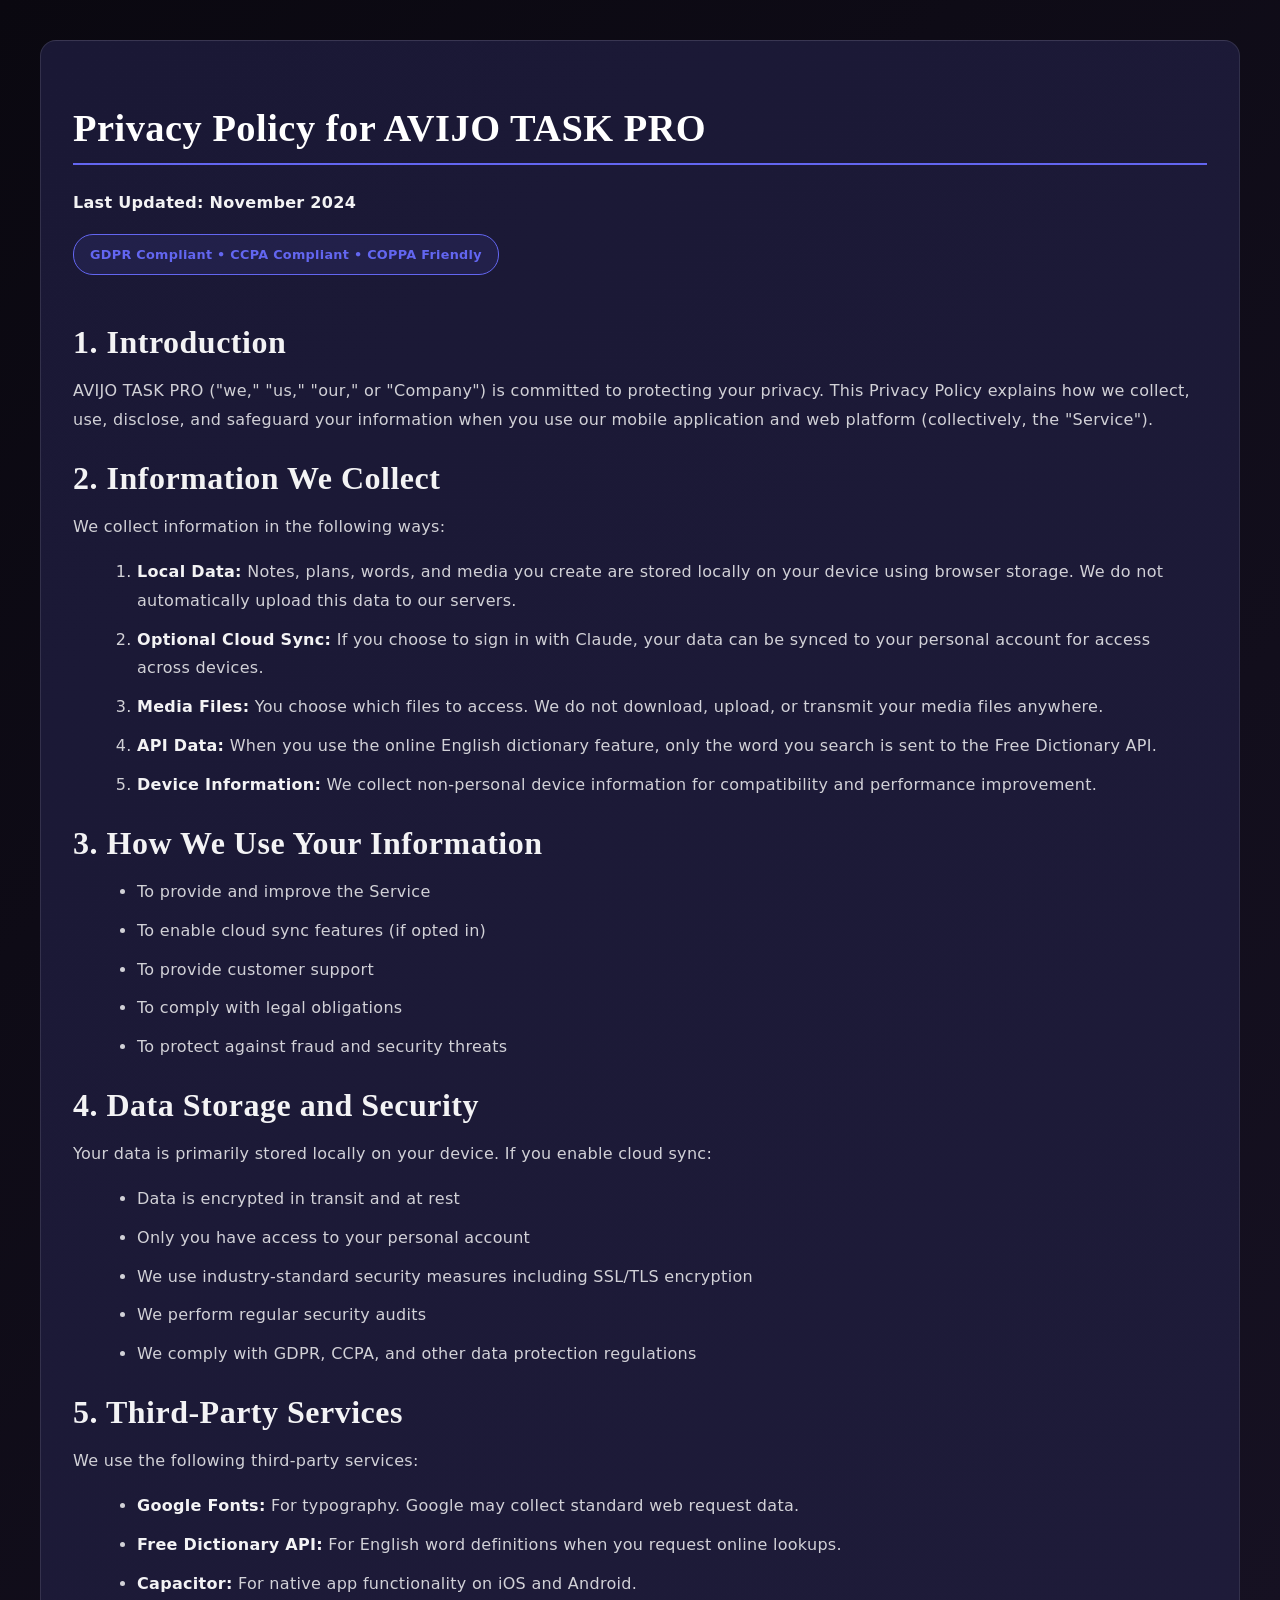
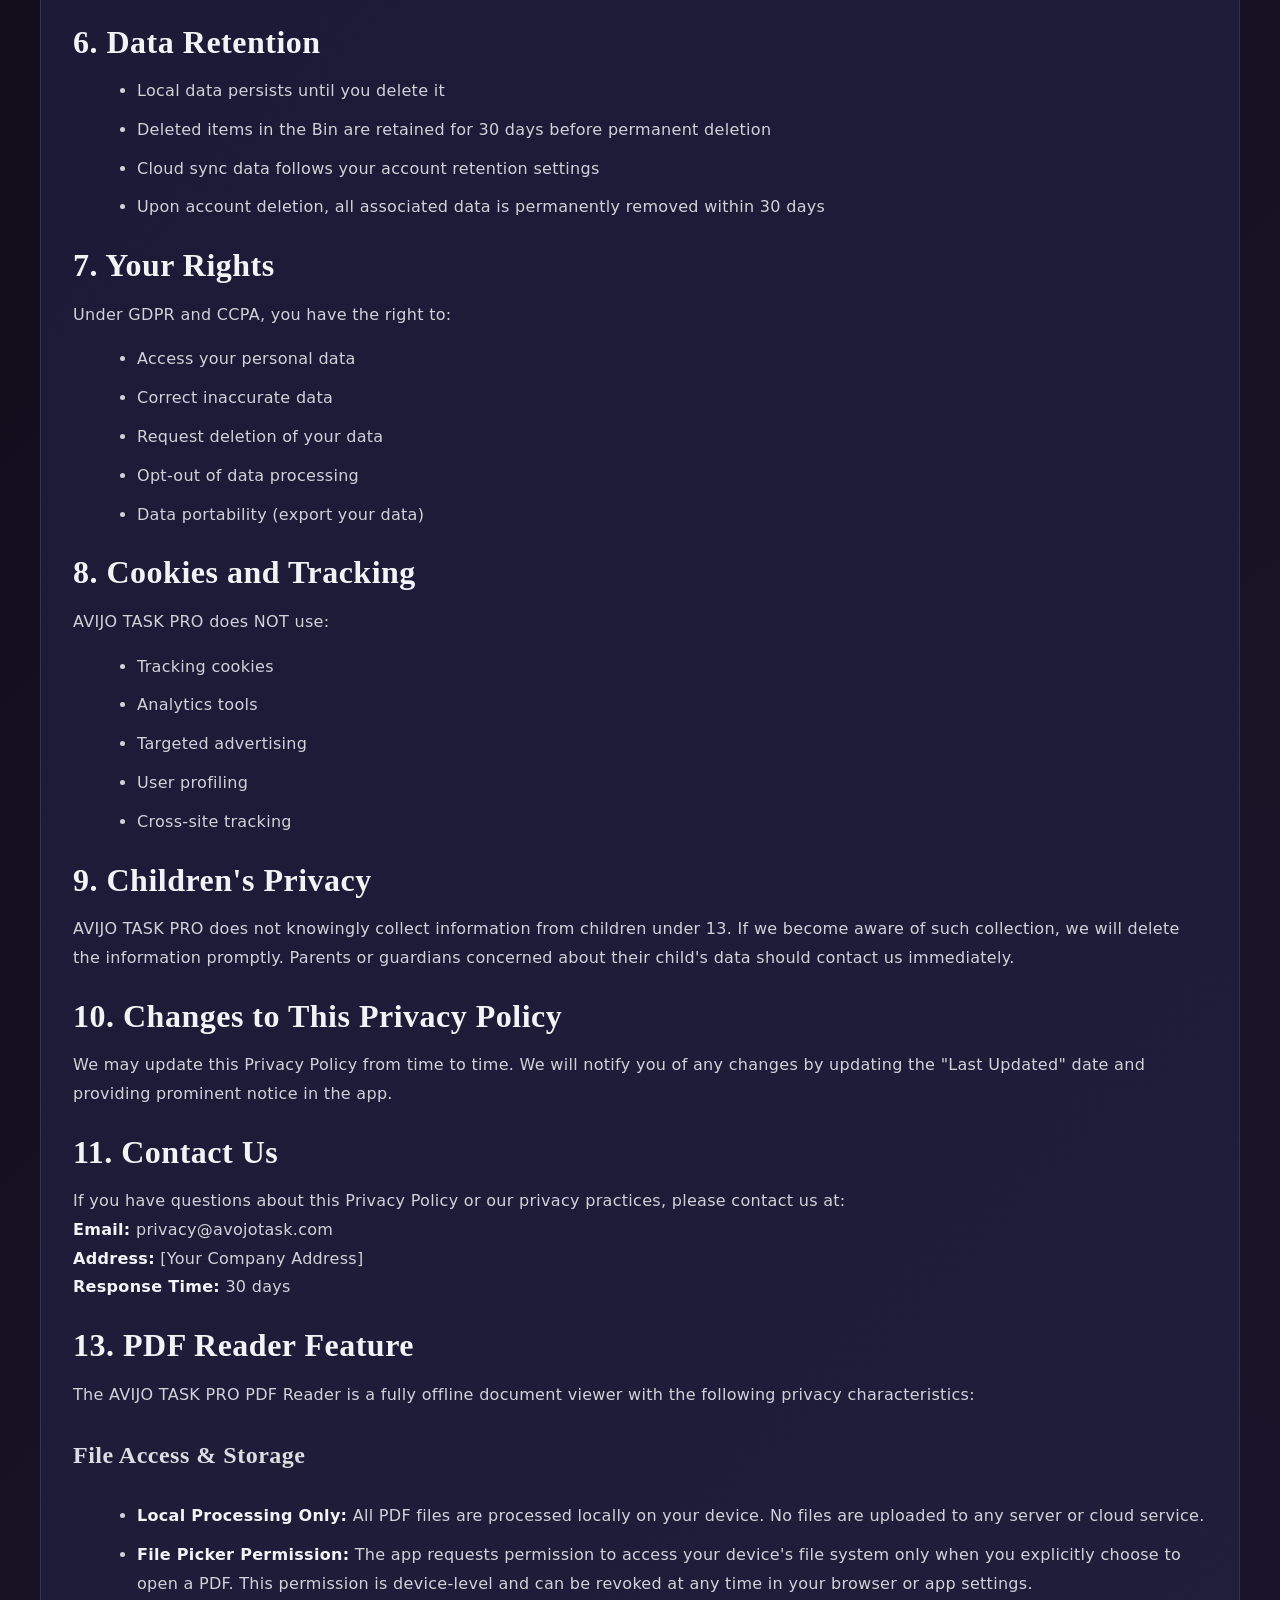
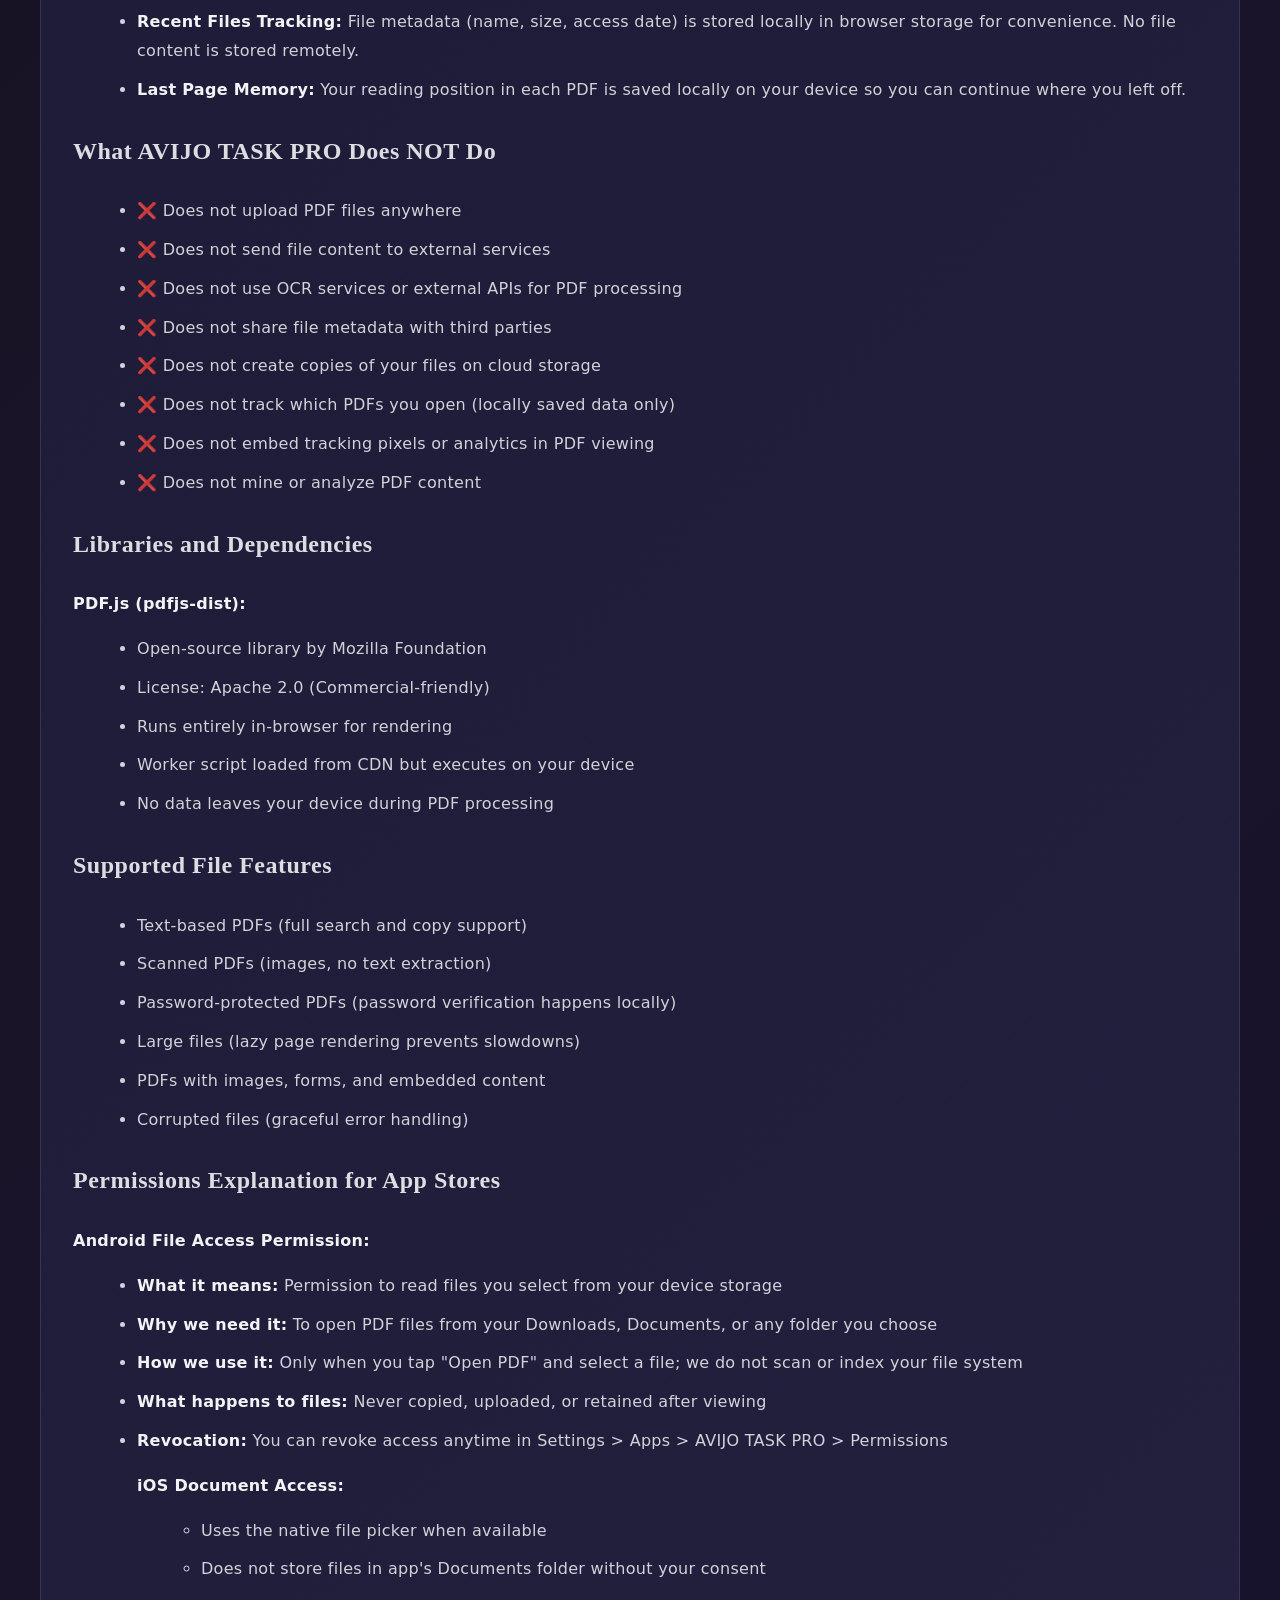
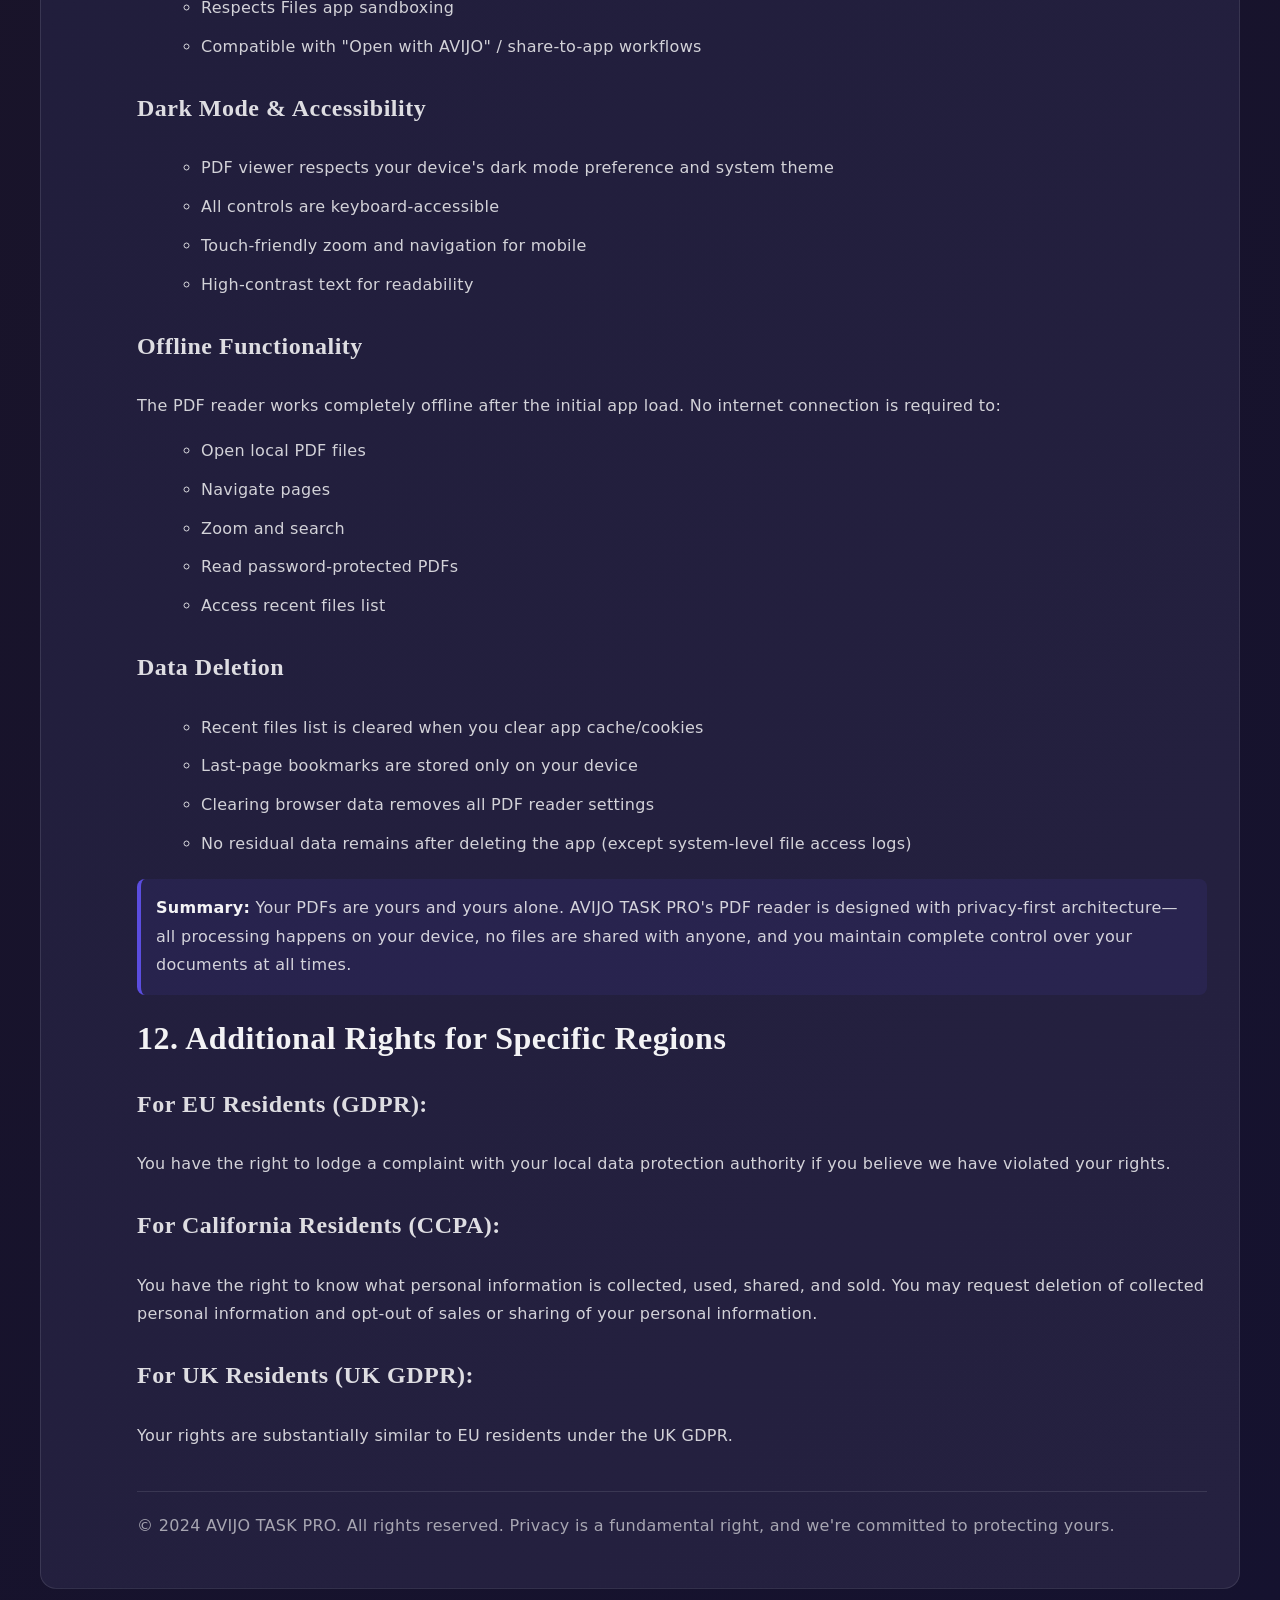
<file: www/privacy-policy.html>
<!DOCTYPE html>
<html lang="en">
<head>
    <meta charset="UTF-8">
    <meta name="viewport" content="width=device-width, initial-scale=1.0">
    <title>AVIJO TASK PRO - Privacy Policy</title>
    <link rel="stylesheet" href="pro-4k-styles.css">
    <style>
        body {
            padding: 40px 20px;
            max-width: 1200px;
            margin: 0 auto;
        }
        .legal-document {
            line-height: 1.8;
        }
    </style>
</head>
<body>
    <div class="legal-document">
        <h2>Privacy Policy for AVIJO TASK PRO</h2>
        <p><strong>Last Updated: November 2024</strong></p>
        
        <div class="compliance-badge">GDPR Compliant • CCPA Compliant • COPPA Friendly</div>

        <h3>1. Introduction</h3>
        <p>AVIJO TASK PRO ("we," "us," "our," or "Company") is committed to protecting your privacy. This Privacy Policy explains how we collect, use, disclose, and safeguard your information when you use our mobile application and web platform (collectively, the "Service").</p>

        <h3>2. Information We Collect</h3>
        <p>We collect information in the following ways:</p>
        <ol>
            <li><strong>Local Data:</strong> Notes, plans, words, and media you create are stored locally on your device using browser storage. We do not automatically upload this data to our servers.</li>
            <li><strong>Optional Cloud Sync:</strong> If you choose to sign in with Claude, your data can be synced to your personal account for access across devices.</li>
            <li><strong>Media Files:</strong> You choose which files to access. We do not download, upload, or transmit your media files anywhere.</li>
            <li><strong>API Data:</strong> When you use the online English dictionary feature, only the word you search is sent to the Free Dictionary API.</li>
            <li><strong>Device Information:</strong> We collect non-personal device information for compatibility and performance improvement.</li>
        </ol>

        <h3>3. How We Use Your Information</h3>
        <ul>
            <li>To provide and improve the Service</li>
            <li>To enable cloud sync features (if opted in)</li>
            <li>To provide customer support</li>
            <li>To comply with legal obligations</li>
            <li>To protect against fraud and security threats</li>
        </ul>

        <h3>4. Data Storage and Security</h3>
        <p>Your data is primarily stored locally on your device. If you enable cloud sync:</p>
        <ul>
            <li>Data is encrypted in transit and at rest</li>
            <li>Only you have access to your personal account</li>
            <li>We use industry-standard security measures including SSL/TLS encryption</li>
            <li>We perform regular security audits</li>
            <li>We comply with GDPR, CCPA, and other data protection regulations</li>
        </ul>

        <h3>5. Third-Party Services</h3>
        <p>We use the following third-party services:</p>
        <ul>
            <li><strong>Google Fonts:</strong> For typography. Google may collect standard web request data.</li>
            <li><strong>Free Dictionary API:</strong> For English word definitions when you request online lookups.</li>
            <li><strong>Capacitor:</strong> For native app functionality on iOS and Android.</li>
        </ul>

        <h3>6. Data Retention</h3>
        <ul>
            <li>Local data persists until you delete it</li>
            <li>Deleted items in the Bin are retained for 30 days before permanent deletion</li>
            <li>Cloud sync data follows your account retention settings</li>
            <li>Upon account deletion, all associated data is permanently removed within 30 days</li>
        </ul>

        <h3>7. Your Rights</h3>
        <p>Under GDPR and CCPA, you have the right to:</p>
        <ul>
            <li>Access your personal data</li>
            <li>Correct inaccurate data</li>
            <li>Request deletion of your data</li>
            <li>Opt-out of data processing</li>
            <li>Data portability (export your data)</li>
        </ul>

        <h3>8. Cookies and Tracking</h3>
        <p>AVIJO TASK PRO does NOT use:</p>
        <ul>
            <li>Tracking cookies</li>
            <li>Analytics tools</li>
            <li>Targeted advertising</li>
            <li>User profiling</li>
            <li>Cross-site tracking</li>
        </ul>

        <h3>9. Children's Privacy</h3>
        <p>AVIJO TASK PRO does not knowingly collect information from children under 13. If we become aware of such collection, we will delete the information promptly. Parents or guardians concerned about their child's data should contact us immediately.</p>

        <h3>10. Changes to This Privacy Policy</h3>
        <p>We may update this Privacy Policy from time to time. We will notify you of any changes by updating the "Last Updated" date and providing prominent notice in the app.</p>

        <h3>11. Contact Us</h3>
        <p>If you have questions about this Privacy Policy or our privacy practices, please contact us at:<br>
        <strong>Email:</strong> privacy@avojotask.com<br>
        <strong>Address:</strong> [Your Company Address]<br>
        <strong>Response Time:</strong> 30 days</p>

        <h3>13. PDF Reader Feature</h3>
        <p>The AVIJO TASK PRO PDF Reader is a fully offline document viewer with the following privacy characteristics:</p>
        
        <h4>File Access & Storage</h4>
        <ul>
            <li><strong>Local Processing Only:</strong> All PDF files are processed locally on your device. No files are uploaded to any server or cloud service.</li>
            <li><strong>File Picker Permission:</strong> The app requests permission to access your device's file system only when you explicitly choose to open a PDF. This permission is device-level and can be revoked at any time in your browser or app settings.</li>
            <li><strong>Recent Files Tracking:</strong> File metadata (name, size, access date) is stored locally in browser storage for convenience. No file content is stored remotely.</li>
            <li><strong>Last Page Memory:</strong> Your reading position in each PDF is saved locally on your device so you can continue where you left off.</li>
        </ul>

        <h4>What AVIJO TASK PRO Does NOT Do</h4>
        <ul>
            <li>❌ Does not upload PDF files anywhere</li>
            <li>❌ Does not send file content to external services</li>
            <li>❌ Does not use OCR services or external APIs for PDF processing</li>
            <li>❌ Does not share file metadata with third parties</li>
            <li>❌ Does not create copies of your files on cloud storage</li>
            <li>❌ Does not track which PDFs you open (locally saved data only)</li>
            <li>❌ Does not embed tracking pixels or analytics in PDF viewing</li>
            <li>❌ Does not mine or analyze PDF content</li>
        </ul>

        <h4>Libraries and Dependencies</h4>
        <p><strong>PDF.js (pdfjs-dist):</strong></p>
        <ul>
            <li>Open-source library by Mozilla Foundation</li>
            <li>License: Apache 2.0 (Commercial-friendly)</li>
            <li>Runs entirely in-browser for rendering</li>
            <li>Worker script loaded from CDN but executes on your device</li>
            <li>No data leaves your device during PDF processing</li>
        </ul>

        <h4>Supported File Features</h4>
        <ul>
            <li>Text-based PDFs (full search and copy support)</li>
            <li>Scanned PDFs (images, no text extraction)</li>
            <li>Password-protected PDFs (password verification happens locally)</li>
            <li>Large files (lazy page rendering prevents slowdowns)</li>
            <li>PDFs with images, forms, and embedded content</li>
            <li>Corrupted files (graceful error handling)</li>
        </ul>

        <h4>Permissions Explanation for App Stores</h4>
        <p><strong>Android File Access Permission:</strong></p>
        <ul>
            <li><strong>What it means:</strong> Permission to read files you select from your device storage</li>
            <li><strong>Why we need it:</strong> To open PDF files from your Downloads, Documents, or any folder you choose</li>
            <li><strong>How we use it:</strong> Only when you tap "Open PDF" and select a file; we do not scan or index your file system</li>
            <li><strong>What happens to files:</strong> Never copied, uploaded, or retained after viewing</li>
            <li><strong>Revocation:</strong> You can revoke access anytime in Settings > Apps > AVIJO TASK PRO > Permissions</li>
        </p>

        <p><strong>iOS Document Access:</strong></p>
        <ul>
            <li>Uses the native file picker when available</li>
            <li>Does not store files in app's Documents folder without your consent</li>
            <li>Respects Files app sandboxing</li>
            <li>Compatible with "Open with AVIJO" / share-to-app workflows</li>
        </ul>

        <h4>Dark Mode & Accessibility</h4>
        <ul>
            <li>PDF viewer respects your device's dark mode preference and system theme</li>
            <li>All controls are keyboard-accessible</li>
            <li>Touch-friendly zoom and navigation for mobile</li>
            <li>High-contrast text for readability</li>
        </ul>

        <h4>Offline Functionality</h4>
        <p>The PDF reader works completely offline after the initial app load. No internet connection is required to:</p>
        <ul>
            <li>Open local PDF files</li>
            <li>Navigate pages</li>
            <li>Zoom and search</li>
            <li>Read password-protected PDFs</li>
            <li>Access recent files list</li>
        </ul>

        <h4>Data Deletion</h4>
        <ul>
            <li>Recent files list is cleared when you clear app cache/cookies</li>
            <li>Last-page bookmarks are stored only on your device</li>
            <li>Clearing browser data removes all PDF reader settings</li>
            <li>No residual data remains after deleting the app (except system-level file access logs)</li>
        </ul>

        <p style="margin-top: 20px; padding: 15px; background: rgba(91, 77, 224, 0.1); border-left: 4px solid #5b4de0; border-radius: 8px;">
            <strong>Summary:</strong> Your PDFs are yours and yours alone. AVIJO TASK PRO's PDF reader is designed with privacy-first architecture—all processing happens on your device, no files are shared with anyone, and you maintain complete control over your documents at all times.
        </p>

        <h3>12. Additional Rights for Specific Regions</h3>
        
        <h4>For EU Residents (GDPR):</h4>
        <p>You have the right to lodge a complaint with your local data protection authority if you believe we have violated your rights.</p>

        <h4>For California Residents (CCPA):</h4>
        <p>You have the right to know what personal information is collected, used, shared, and sold. You may request deletion of collected personal information and opt-out of sales or sharing of your personal information.</p>

        <h4>For UK Residents (UK GDPR):</h4>
        <p>Your rights are substantially similar to EU residents under the UK GDPR.</p>

        <p style="margin-top: 40px; border-top: 1px solid rgba(255, 255, 255, 0.1); padding-top: 20px; color: rgba(255, 255, 255, 0.6);">© 2024 AVIJO TASK PRO. All rights reserved. Privacy is a fundamental right, and we're committed to protecting yours.</p>
    </div>
</body>
</html>
</file>
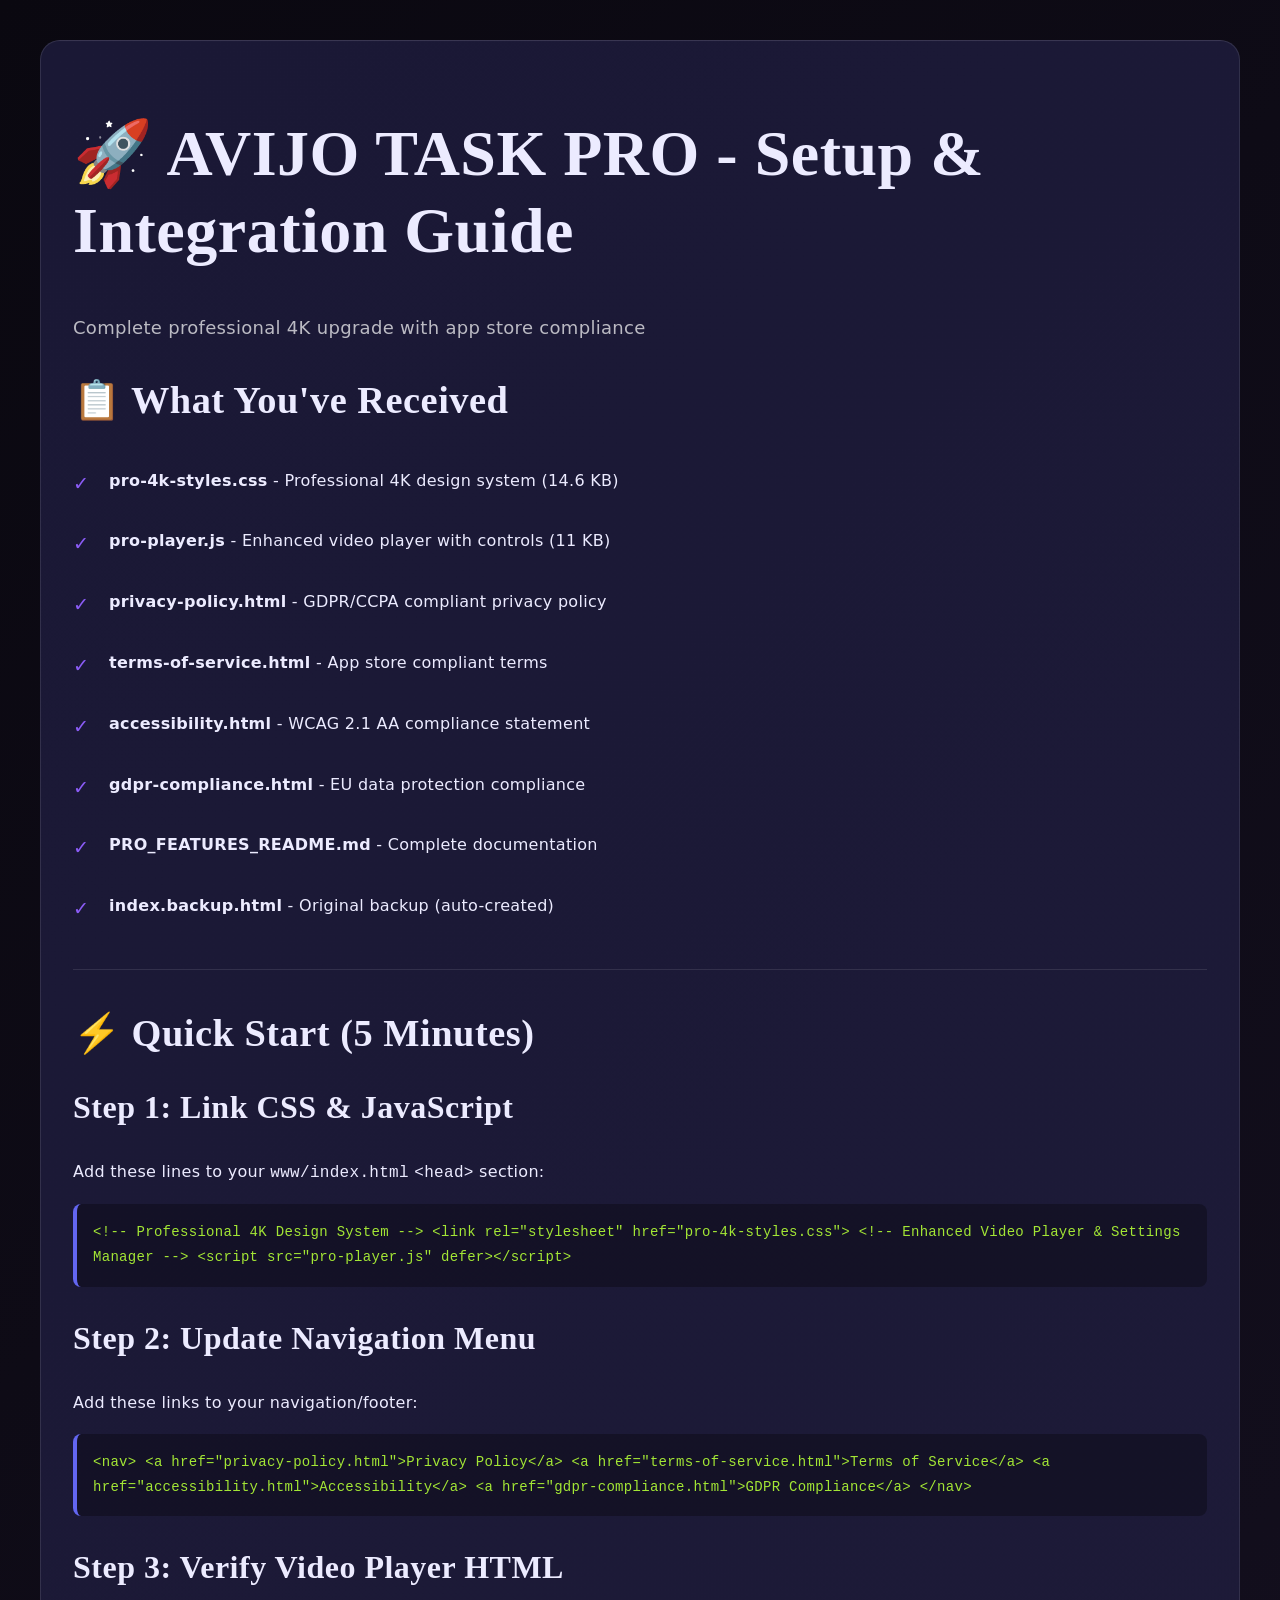
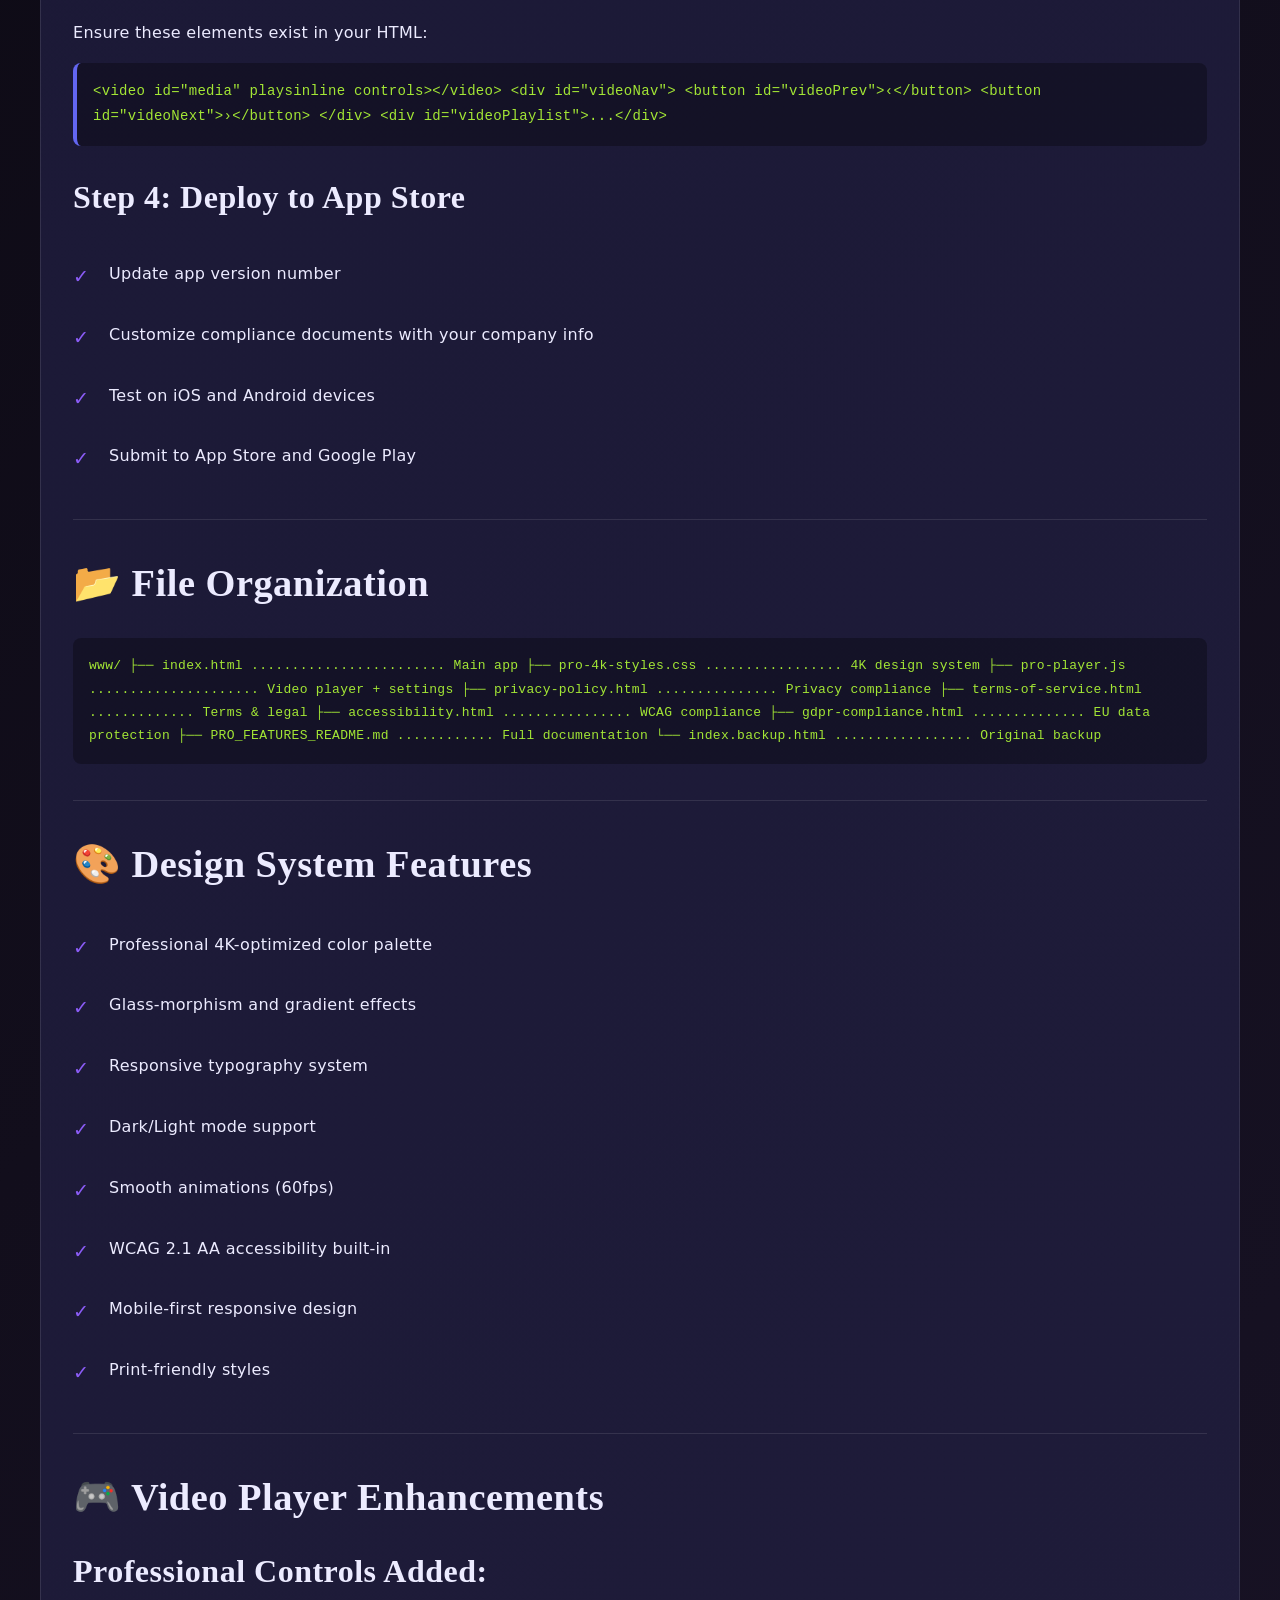
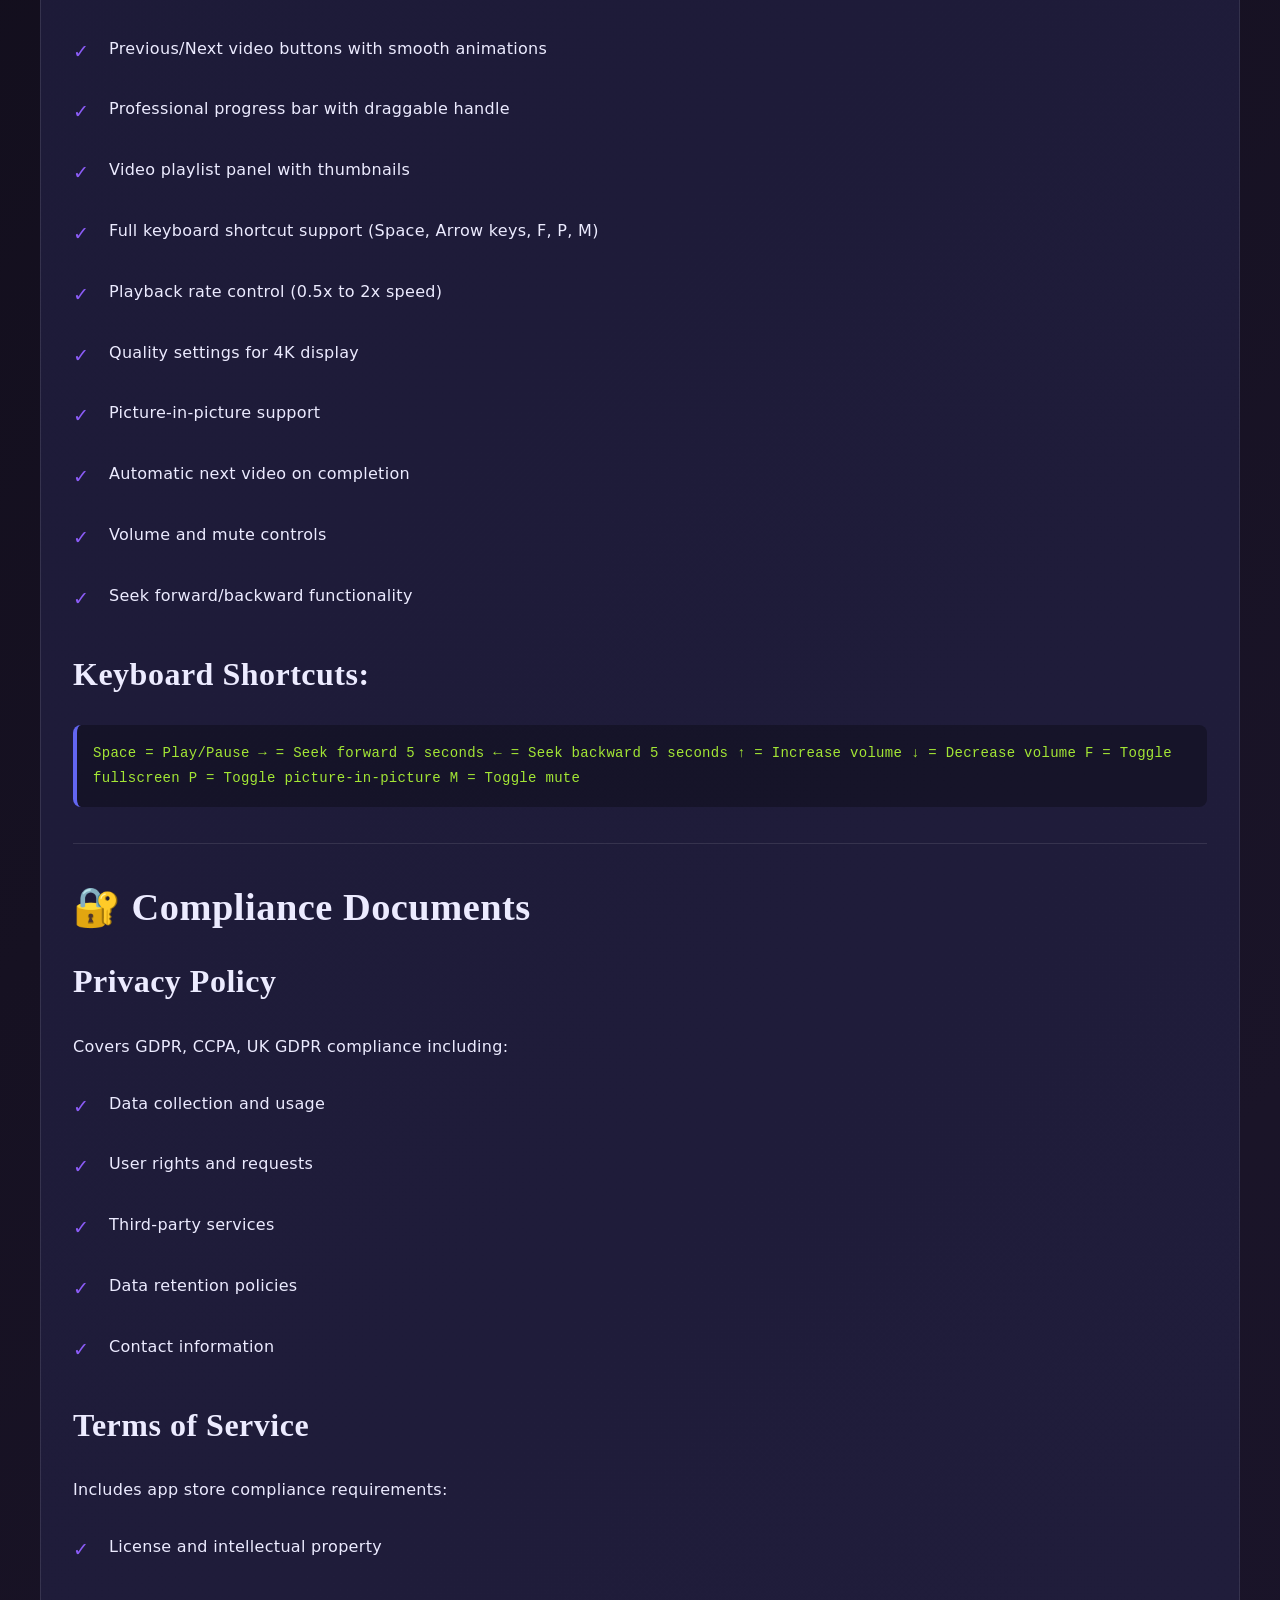
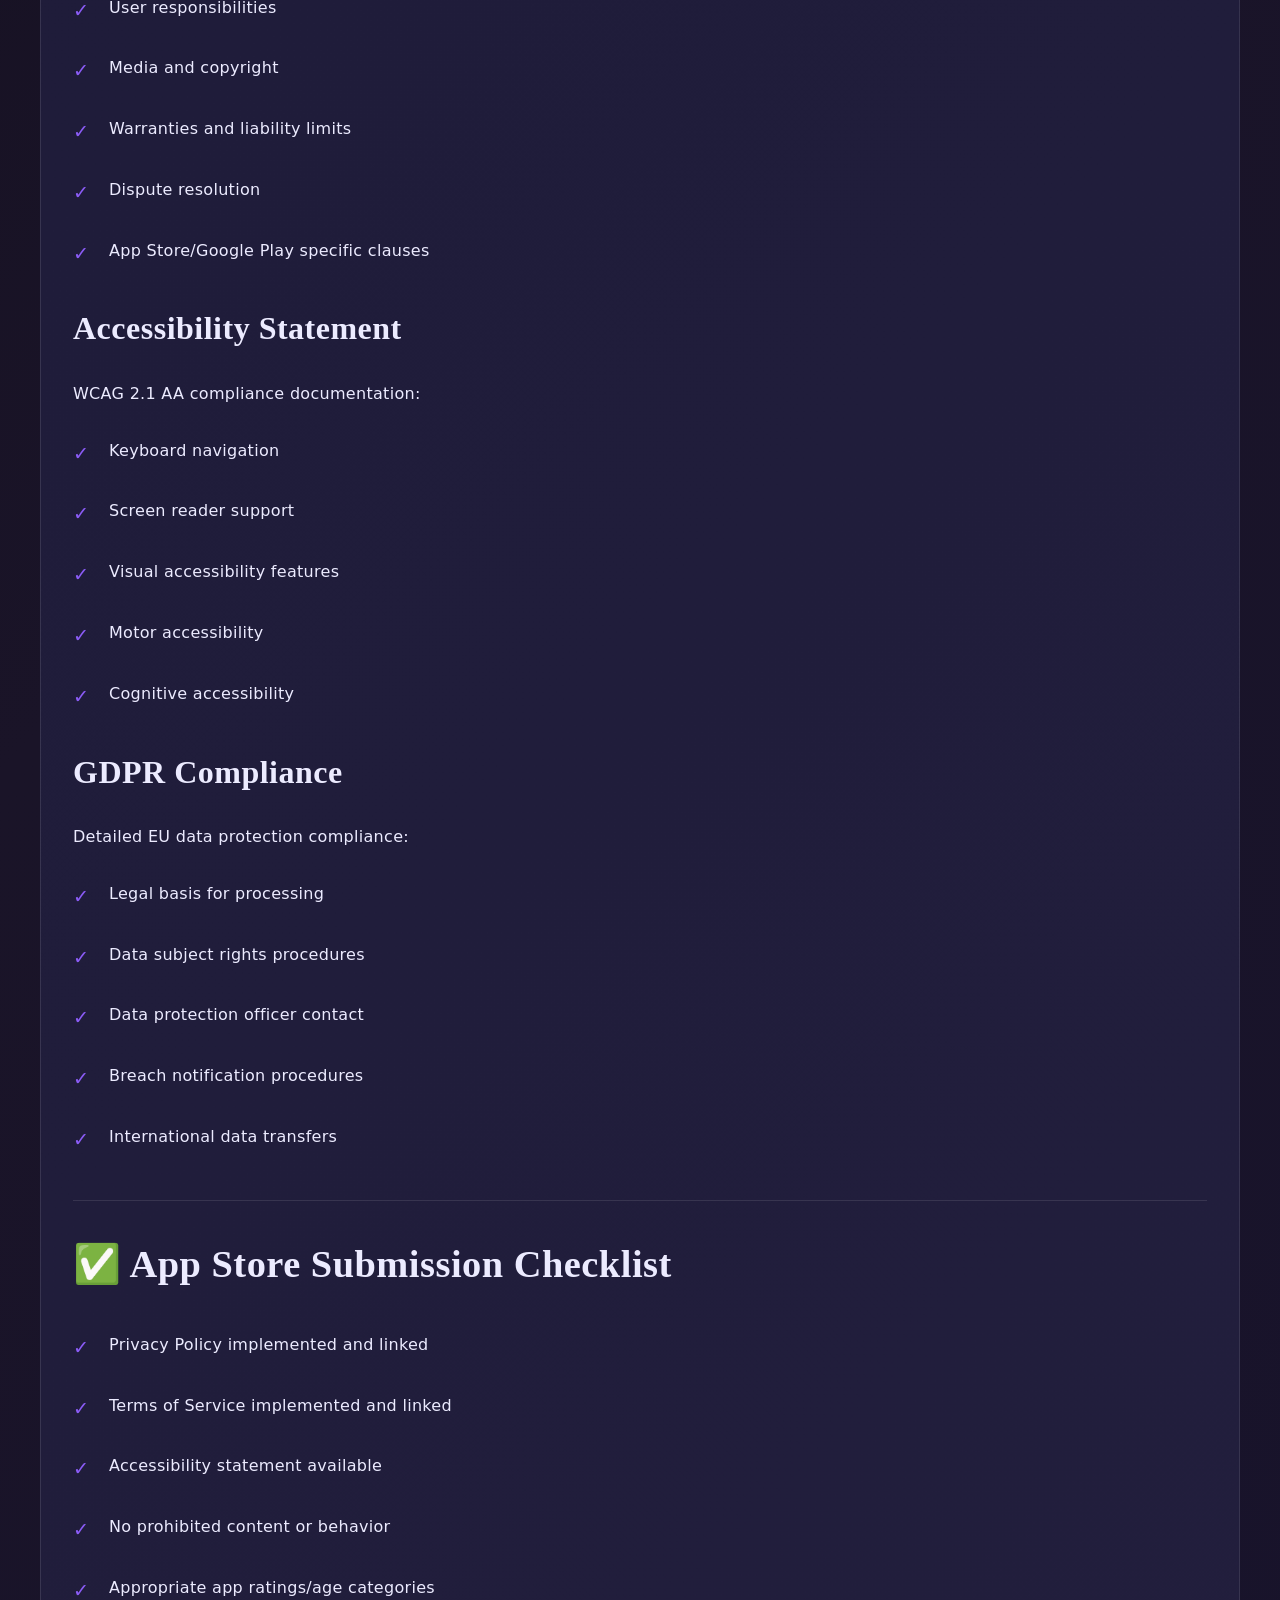
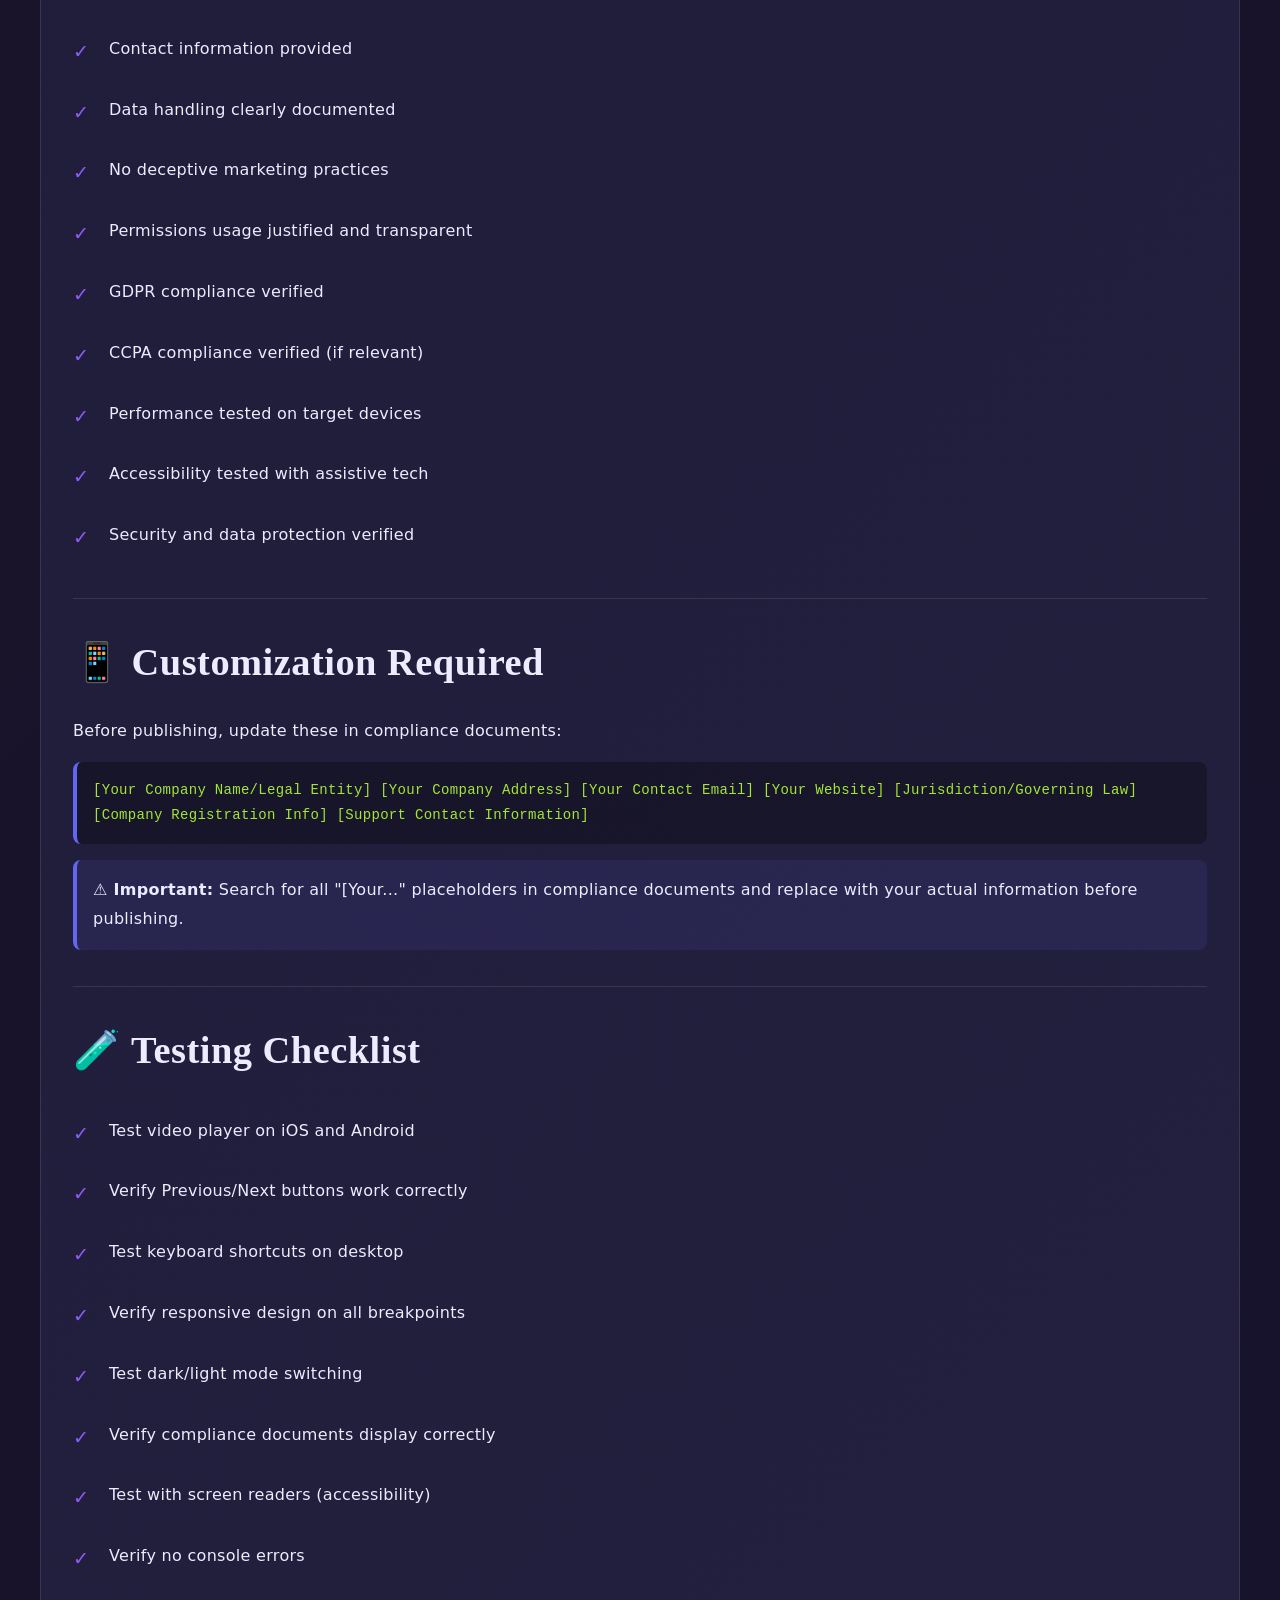
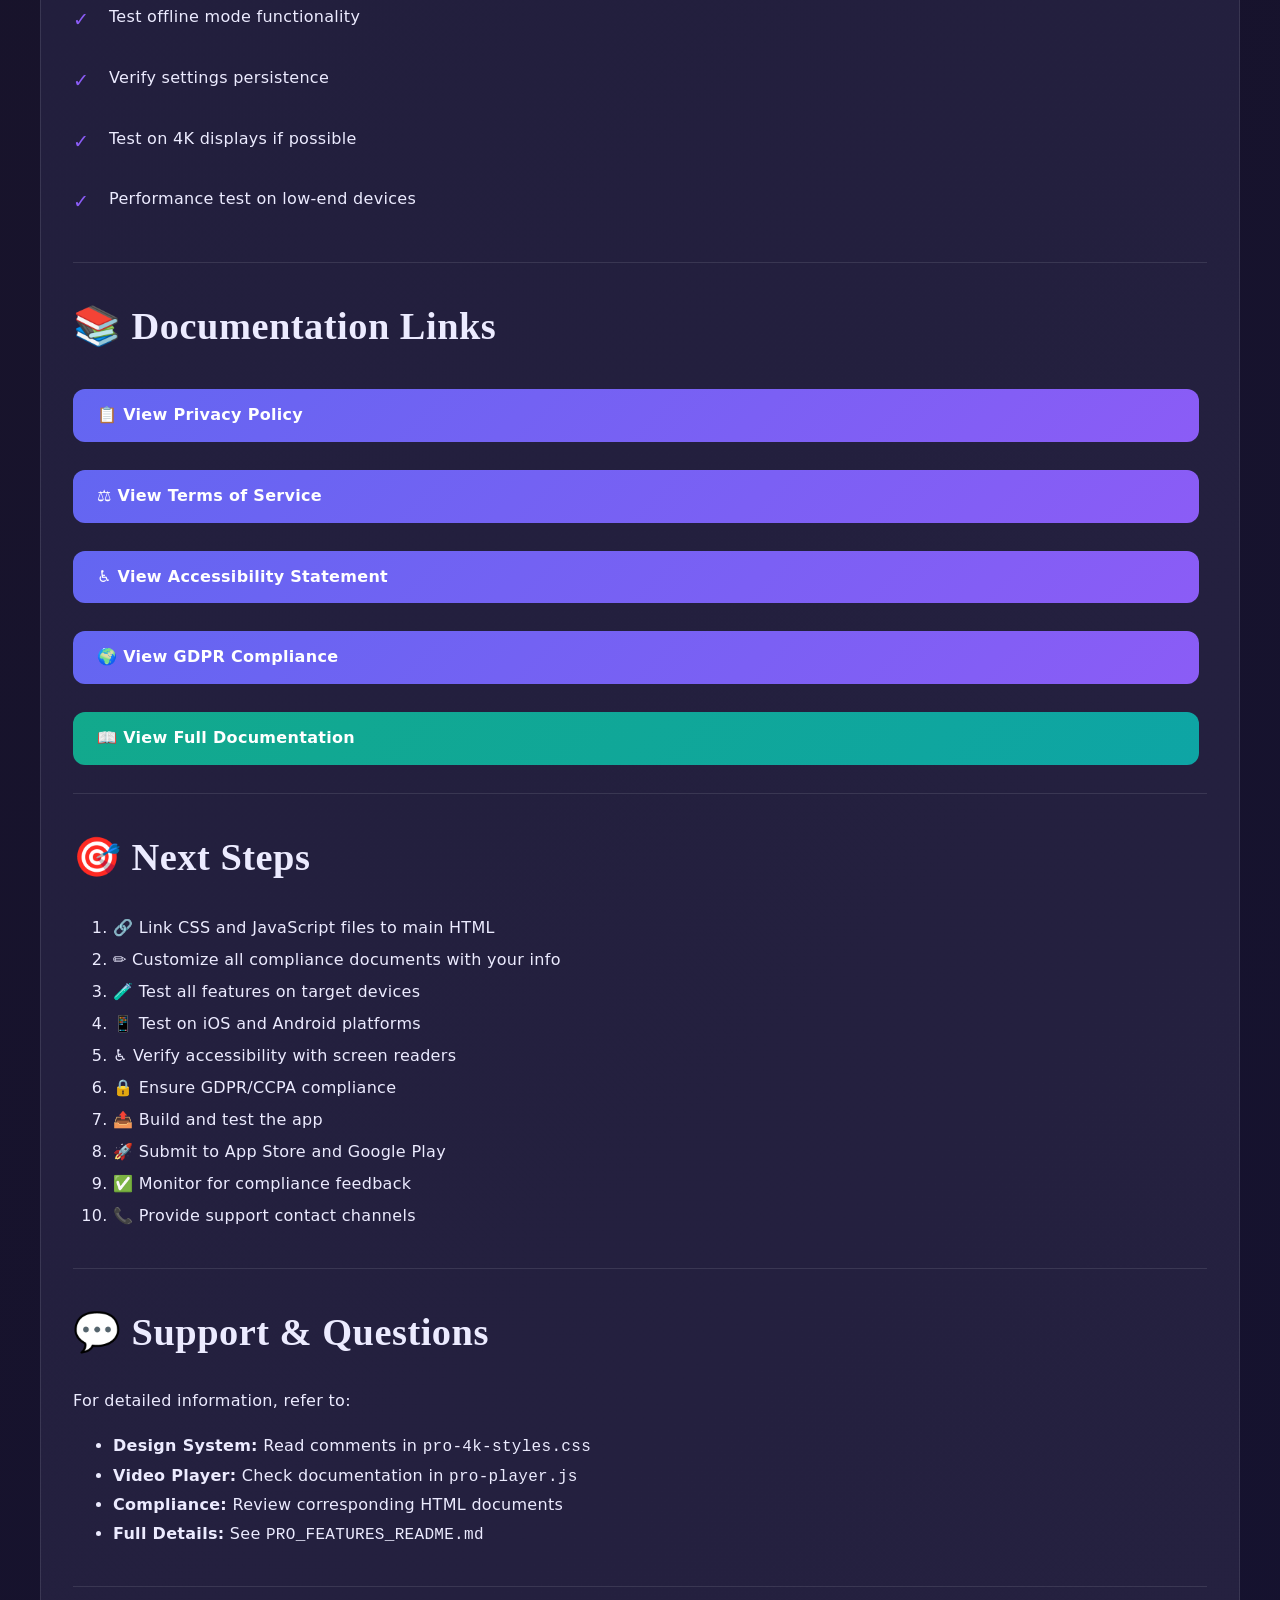
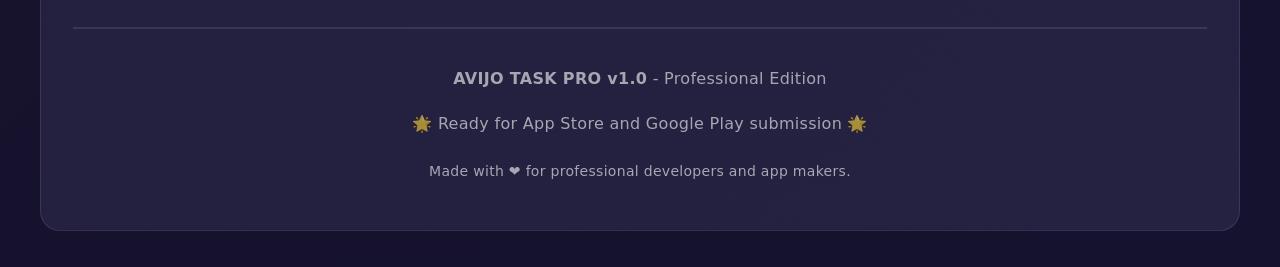
<file: www/SETUP_GUIDE.html>
<!DOCTYPE html>
<html lang="en">
<head>
    <meta charset="UTF-8">
    <meta name="viewport" content="width=device-width, initial-scale=1.0">
    <title>AVIJO TASK PRO - Setup & Integration Guide</title>
    <link rel="stylesheet" href="pro-4k-styles.css">
    <style>
        body {
            padding: 40px 20px;
            max-width: 1200px;
            margin: 0 auto;
        }
        .setup-guide {
            background: var(--panel-gradient);
            border: 1px solid rgba(255, 255, 255, 0.1);
            border-radius: 20px;
            padding: 32px;
            line-height: 1.8;
        }
        .setup-section {
            margin-bottom: 40px;
            padding-bottom: 20px;
            border-bottom: 1px solid rgba(255, 255, 255, 0.1);
        }
        .setup-section:last-child {
            border-bottom: none;
        }
        .code-block {
            background: rgba(0, 0, 0, 0.3);
            border-left: 4px solid var(--acc-primary);
            padding: 16px;
            border-radius: 8px;
            overflow-x: auto;
            margin: 16px 0;
            font-family: 'Courier New', monospace;
            font-size: 14px;
            color: #a3e635;
        }
        .checklist {
            list-style: none;
            padding: 0;
        }
        .checklist li {
            padding: 12px 0 12px 36px;
            position: relative;
            margin-bottom: 8px;
        }
        .checklist li::before {
            content: '✓';
            position: absolute;
            left: 0;
            color: var(--acc-secondary);
            font-weight: bold;
            font-size: 1.2em;
        }
        .file-tree {
            background: rgba(0, 0, 0, 0.3);
            padding: 16px;
            border-radius: 8px;
            font-family: 'Courier New', monospace;
            font-size: 13px;
            color: #a3e635;
            margin: 16px 0;
        }
        .btn-link {
            display: inline-block;
            margin: 8px 8px 8px 0;
            padding: 12px 24px;
            background: linear-gradient(135deg, var(--acc-primary), var(--acc-secondary));
            color: white;
            border-radius: 12px;
            text-decoration: none;
            font-weight: 700;
            transition: all 0.2s ease;
        }
        .btn-link:hover {
            transform: translateY(-2px);
            box-shadow: 0 8px 24px rgba(99, 102, 241, 0.3);
        }
    </style>
</head>
<body>
    <div class="setup-guide">
        <h1>🚀 AVIJO TASK PRO - Setup & Integration Guide</h1>
        <p style="color: rgba(255, 255, 255, 0.7); font-size: 18px;">Complete professional 4K upgrade with app store compliance</p>

        <div class="setup-section">
            <h2>📋 What You've Received</h2>
            <ul class="checklist">
                <li><strong>pro-4k-styles.css</strong> - Professional 4K design system (14.6 KB)</li>
                <li><strong>pro-player.js</strong> - Enhanced video player with controls (11 KB)</li>
                <li><strong>privacy-policy.html</strong> - GDPR/CCPA compliant privacy policy</li>
                <li><strong>terms-of-service.html</strong> - App store compliant terms</li>
                <li><strong>accessibility.html</strong> - WCAG 2.1 AA compliance statement</li>
                <li><strong>gdpr-compliance.html</strong> - EU data protection compliance</li>
                <li><strong>PRO_FEATURES_README.md</strong> - Complete documentation</li>
                <li><strong>index.backup.html</strong> - Original backup (auto-created)</li>
            </ul>
        </div>

        <div class="setup-section">
            <h2>⚡ Quick Start (5 Minutes)</h2>
            
            <h3>Step 1: Link CSS & JavaScript</h3>
            <p>Add these lines to your <code>www/index.html</code> <code>&lt;head&gt;</code> section:</p>
            <div class="code-block">
&lt;!-- Professional 4K Design System --&gt;
&lt;link rel="stylesheet" href="pro-4k-styles.css"&gt;

&lt;!-- Enhanced Video Player & Settings Manager --&gt;
&lt;script src="pro-player.js" defer&gt;&lt;/script&gt;
            </div>

            <h3>Step 2: Update Navigation Menu</h3>
            <p>Add these links to your navigation/footer:</p>
            <div class="code-block">
&lt;nav&gt;
  &lt;a href="privacy-policy.html"&gt;Privacy Policy&lt;/a&gt;
  &lt;a href="terms-of-service.html"&gt;Terms of Service&lt;/a&gt;
  &lt;a href="accessibility.html"&gt;Accessibility&lt;/a&gt;
  &lt;a href="gdpr-compliance.html"&gt;GDPR Compliance&lt;/a&gt;
&lt;/nav&gt;
            </div>

            <h3>Step 3: Verify Video Player HTML</h3>
            <p>Ensure these elements exist in your HTML:</p>
            <div class="code-block">
&lt;video id="media" playsinline controls&gt;&lt;/video&gt;
&lt;div id="videoNav"&gt;
  &lt;button id="videoPrev"&gt;‹&lt;/button&gt;
  &lt;button id="videoNext"&gt;›&lt;/button&gt;
&lt;/div&gt;
&lt;div id="videoPlaylist"&gt;...&lt;/div&gt;
            </div>

            <h3>Step 4: Deploy to App Store</h3>
            <ul class="checklist">
                <li>Update app version number</li>
                <li>Customize compliance documents with your company info</li>
                <li>Test on iOS and Android devices</li>
                <li>Submit to App Store and Google Play</li>
            </ul>
        </div>

        <div class="setup-section">
            <h2>📂 File Organization</h2>
            <div class="file-tree">www/
├── index.html ........................ Main app
├── pro-4k-styles.css ................. 4K design system
├── pro-player.js ..................... Video player + settings
├── privacy-policy.html ............... Privacy compliance
├── terms-of-service.html ............. Terms & legal
├── accessibility.html ................ WCAG compliance
├── gdpr-compliance.html .............. EU data protection
├── PRO_FEATURES_README.md ............ Full documentation
└── index.backup.html ................. Original backup
            </div>
        </div>

        <div class="setup-section">
            <h2>🎨 Design System Features</h2>
            <ul class="checklist">
                <li>Professional 4K-optimized color palette</li>
                <li>Glass-morphism and gradient effects</li>
                <li>Responsive typography system</li>
                <li>Dark/Light mode support</li>
                <li>Smooth animations (60fps)</li>
                <li>WCAG 2.1 AA accessibility built-in</li>
                <li>Mobile-first responsive design</li>
                <li>Print-friendly styles</li>
            </ul>
        </div>

        <div class="setup-section">
            <h2>🎮 Video Player Enhancements</h2>
            <h3>Professional Controls Added:</h3>
            <ul class="checklist">
                <li>Previous/Next video buttons with smooth animations</li>
                <li>Professional progress bar with draggable handle</li>
                <li>Video playlist panel with thumbnails</li>
                <li>Full keyboard shortcut support (Space, Arrow keys, F, P, M)</li>
                <li>Playback rate control (0.5x to 2x speed)</li>
                <li>Quality settings for 4K display</li>
                <li>Picture-in-picture support</li>
                <li>Automatic next video on completion</li>
                <li>Volume and mute controls</li>
                <li>Seek forward/backward functionality</li>
            </ul>

            <h3>Keyboard Shortcuts:</h3>
            <div class="code-block">
Space = Play/Pause
→ = Seek forward 5 seconds  
← = Seek backward 5 seconds
↑ = Increase volume
↓ = Decrease volume
F = Toggle fullscreen
P = Toggle picture-in-picture
M = Toggle mute
            </div>
        </div>

        <div class="setup-section">
            <h2>🔐 Compliance Documents</h2>
            
            <h3>Privacy Policy</h3>
            <p>Covers GDPR, CCPA, UK GDPR compliance including:</p>
            <ul class="checklist">
                <li>Data collection and usage</li>
                <li>User rights and requests</li>
                <li>Third-party services</li>
                <li>Data retention policies</li>
                <li>Contact information</li>
            </ul>

            <h3>Terms of Service</h3>
            <p>Includes app store compliance requirements:</p>
            <ul class="checklist">
                <li>License and intellectual property</li>
                <li>User responsibilities</li>
                <li>Media and copyright</li>
                <li>Warranties and liability limits</li>
                <li>Dispute resolution</li>
                <li>App Store/Google Play specific clauses</li>
            </ul>

            <h3>Accessibility Statement</h3>
            <p>WCAG 2.1 AA compliance documentation:</p>
            <ul class="checklist">
                <li>Keyboard navigation</li>
                <li>Screen reader support</li>
                <li>Visual accessibility features</li>
                <li>Motor accessibility</li>
                <li>Cognitive accessibility</li>
            </ul>

            <h3>GDPR Compliance</h3>
            <p>Detailed EU data protection compliance:</p>
            <ul class="checklist">
                <li>Legal basis for processing</li>
                <li>Data subject rights procedures</li>
                <li>Data protection officer contact</li>
                <li>Breach notification procedures</li>
                <li>International data transfers</li>
            </ul>
        </div>

        <div class="setup-section">
            <h2>✅ App Store Submission Checklist</h2>
            <ul class="checklist">
                <li>Privacy Policy implemented and linked</li>
                <li>Terms of Service implemented and linked</li>
                <li>Accessibility statement available</li>
                <li>No prohibited content or behavior</li>
                <li>Appropriate app ratings/age categories</li>
                <li>Contact information provided</li>
                <li>Data handling clearly documented</li>
                <li>No deceptive marketing practices</li>
                <li>Permissions usage justified and transparent</li>
                <li>GDPR compliance verified</li>
                <li>CCPA compliance verified (if relevant)</li>
                <li>Performance tested on target devices</li>
                <li>Accessibility tested with assistive tech</li>
                <li>Security and data protection verified</li>
            </ul>
        </div>

        <div class="setup-section">
            <h2>📱 Customization Required</h2>
            <p>Before publishing, update these in compliance documents:</p>
            <div class="code-block">
[Your Company Name/Legal Entity]
[Your Company Address]
[Your Contact Email]
[Your Website]
[Jurisdiction/Governing Law]
[Company Registration Info]
[Support Contact Information]
            </div>

            <p style="margin-top: 16px; padding: 16px; background: rgba(99, 102, 241, 0.1); border-left: 4px solid var(--acc-primary); border-radius: 8px;">
                <strong>⚠️ Important:</strong> Search for all "[Your..." placeholders in compliance documents and replace with your actual information before publishing.
            </p>
        </div>

        <div class="setup-section">
            <h2>🧪 Testing Checklist</h2>
            <ul class="checklist">
                <li>Test video player on iOS and Android</li>
                <li>Verify Previous/Next buttons work correctly</li>
                <li>Test keyboard shortcuts on desktop</li>
                <li>Verify responsive design on all breakpoints</li>
                <li>Test dark/light mode switching</li>
                <li>Verify compliance documents display correctly</li>
                <li>Test with screen readers (accessibility)</li>
                <li>Verify no console errors</li>
                <li>Test offline mode functionality</li>
                <li>Verify settings persistence</li>
                <li>Test on 4K displays if possible</li>
                <li>Performance test on low-end devices</li>
            </ul>
        </div>

        <div class="setup-section">
            <h2>📚 Documentation Links</h2>
            <div style="display: grid; gap: 12px; margin-top: 20px;">
                <a href="privacy-policy.html" class="btn-link">📋 View Privacy Policy</a>
                <a href="terms-of-service.html" class="btn-link">⚖️ View Terms of Service</a>
                <a href="accessibility.html" class="btn-link">♿ View Accessibility Statement</a>
                <a href="gdpr-compliance.html" class="btn-link">🌍 View GDPR Compliance</a>
                <a href="PRO_FEATURES_README.md" class="btn-link" style="background: linear-gradient(135deg, var(--acc-tertiary), #0ea5a5);">📖 View Full Documentation</a>
            </div>
        </div>

        <div class="setup-section">
            <h2>🎯 Next Steps</h2>
            <ol style="font-size: 16px; line-height: 2;">
                <li>🔗 Link CSS and JavaScript files to main HTML</li>
                <li>✏️ Customize all compliance documents with your info</li>
                <li>🧪 Test all features on target devices</li>
                <li>📱 Test on iOS and Android platforms</li>
                <li>♿ Verify accessibility with screen readers</li>
                <li>🔒 Ensure GDPR/CCPA compliance</li>
                <li>📤 Build and test the app</li>
                <li>🚀 Submit to App Store and Google Play</li>
                <li>✅ Monitor for compliance feedback</li>
                <li>📞 Provide support contact channels</li>
            </ol>
        </div>

        <div class="setup-section">
            <h2>💬 Support & Questions</h2>
            <p>For detailed information, refer to:</p>
            <ul style="font-size: 16px; line-height: 1.8;">
                <li><strong>Design System:</strong> Read comments in <code>pro-4k-styles.css</code></li>
                <li><strong>Video Player:</strong> Check documentation in <code>pro-player.js</code></li>
                <li><strong>Compliance:</strong> Review corresponding HTML documents</li>
                <li><strong>Full Details:</strong> See <code>PRO_FEATURES_README.md</code></li>
            </ul>
        </div>

        <div style="margin-top: 40px; padding-top: 20px; border-top: 2px solid rgba(255, 255, 255, 0.1); text-align: center; color: rgba(255, 255, 255, 0.6);">
            <p><strong>AVIJO TASK PRO v1.0</strong> - Professional Edition</p>
            <p>🌟 Ready for App Store and Google Play submission 🌟</p>
            <p style="margin-top: 20px; font-size: 14px;">
                Made with ❤️ for professional developers and app makers.
            </p>
        </div>
    </div>
</body>
</html>
</file>
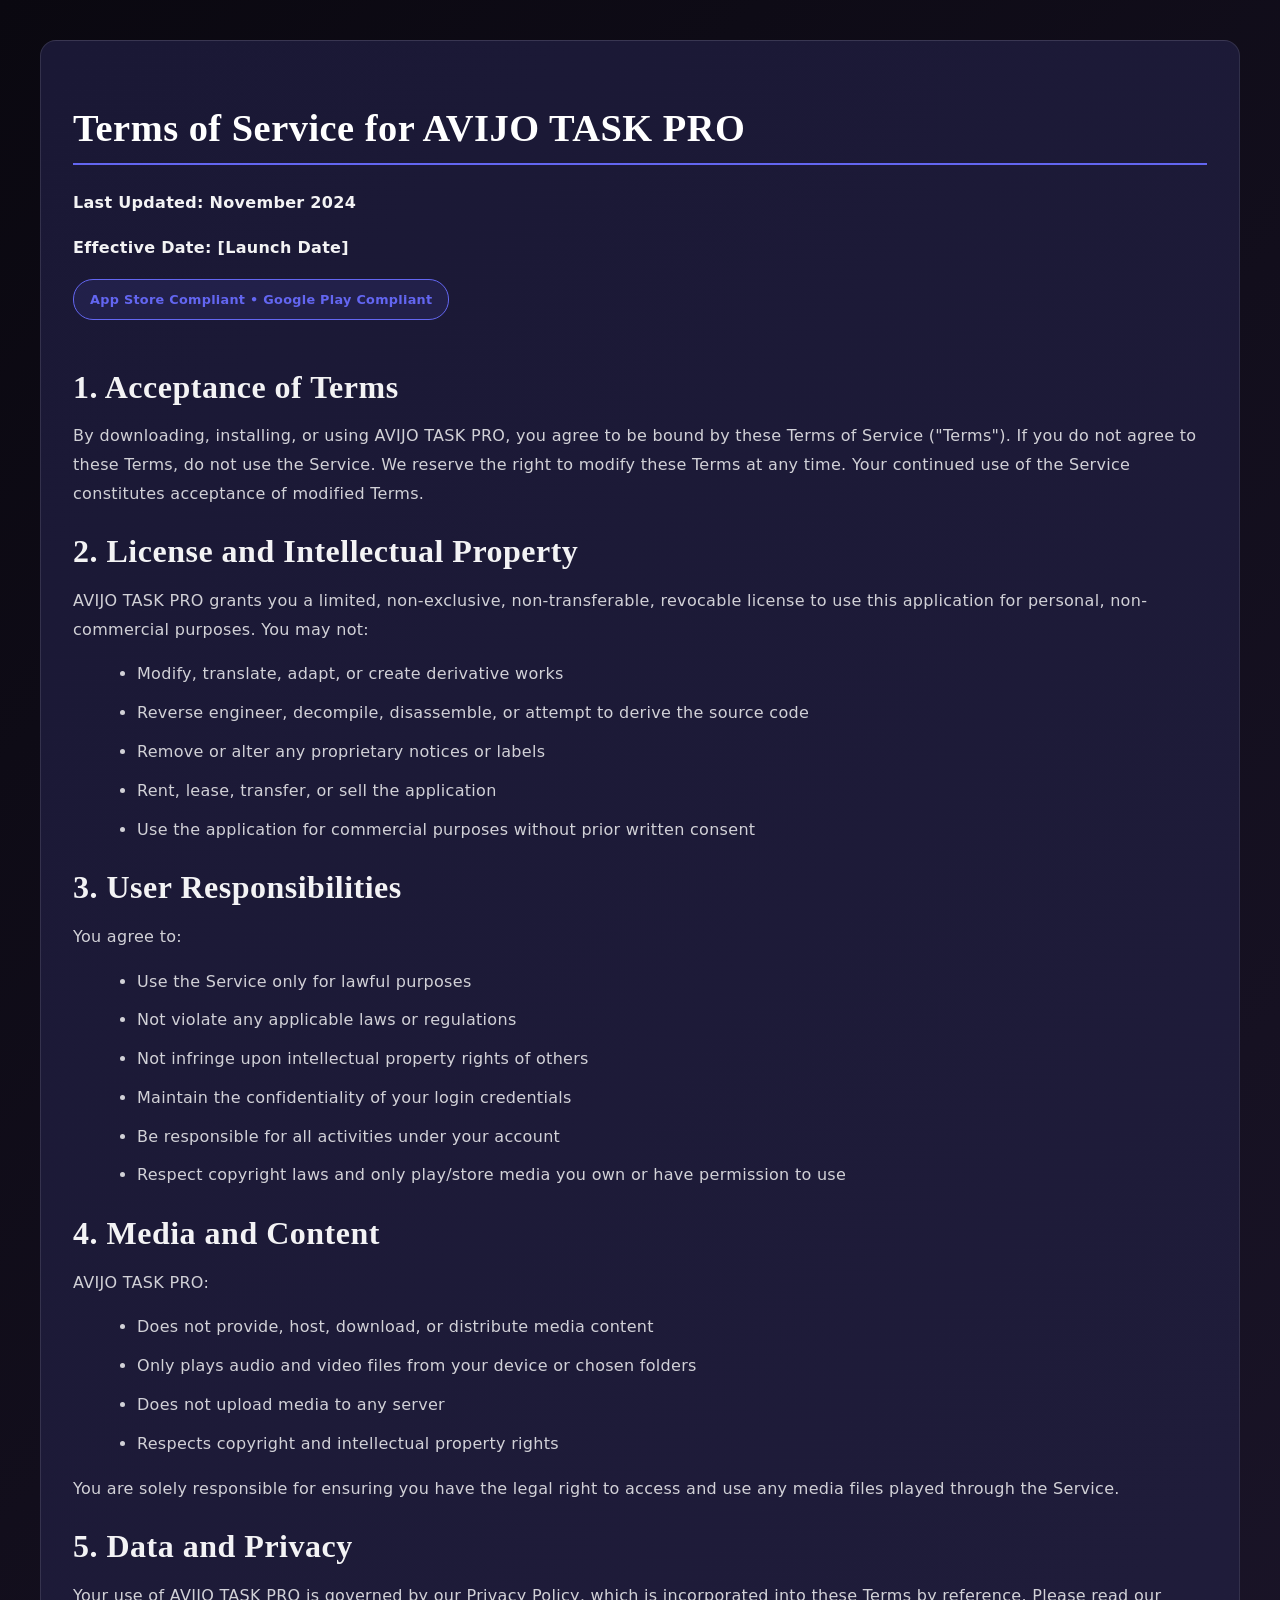
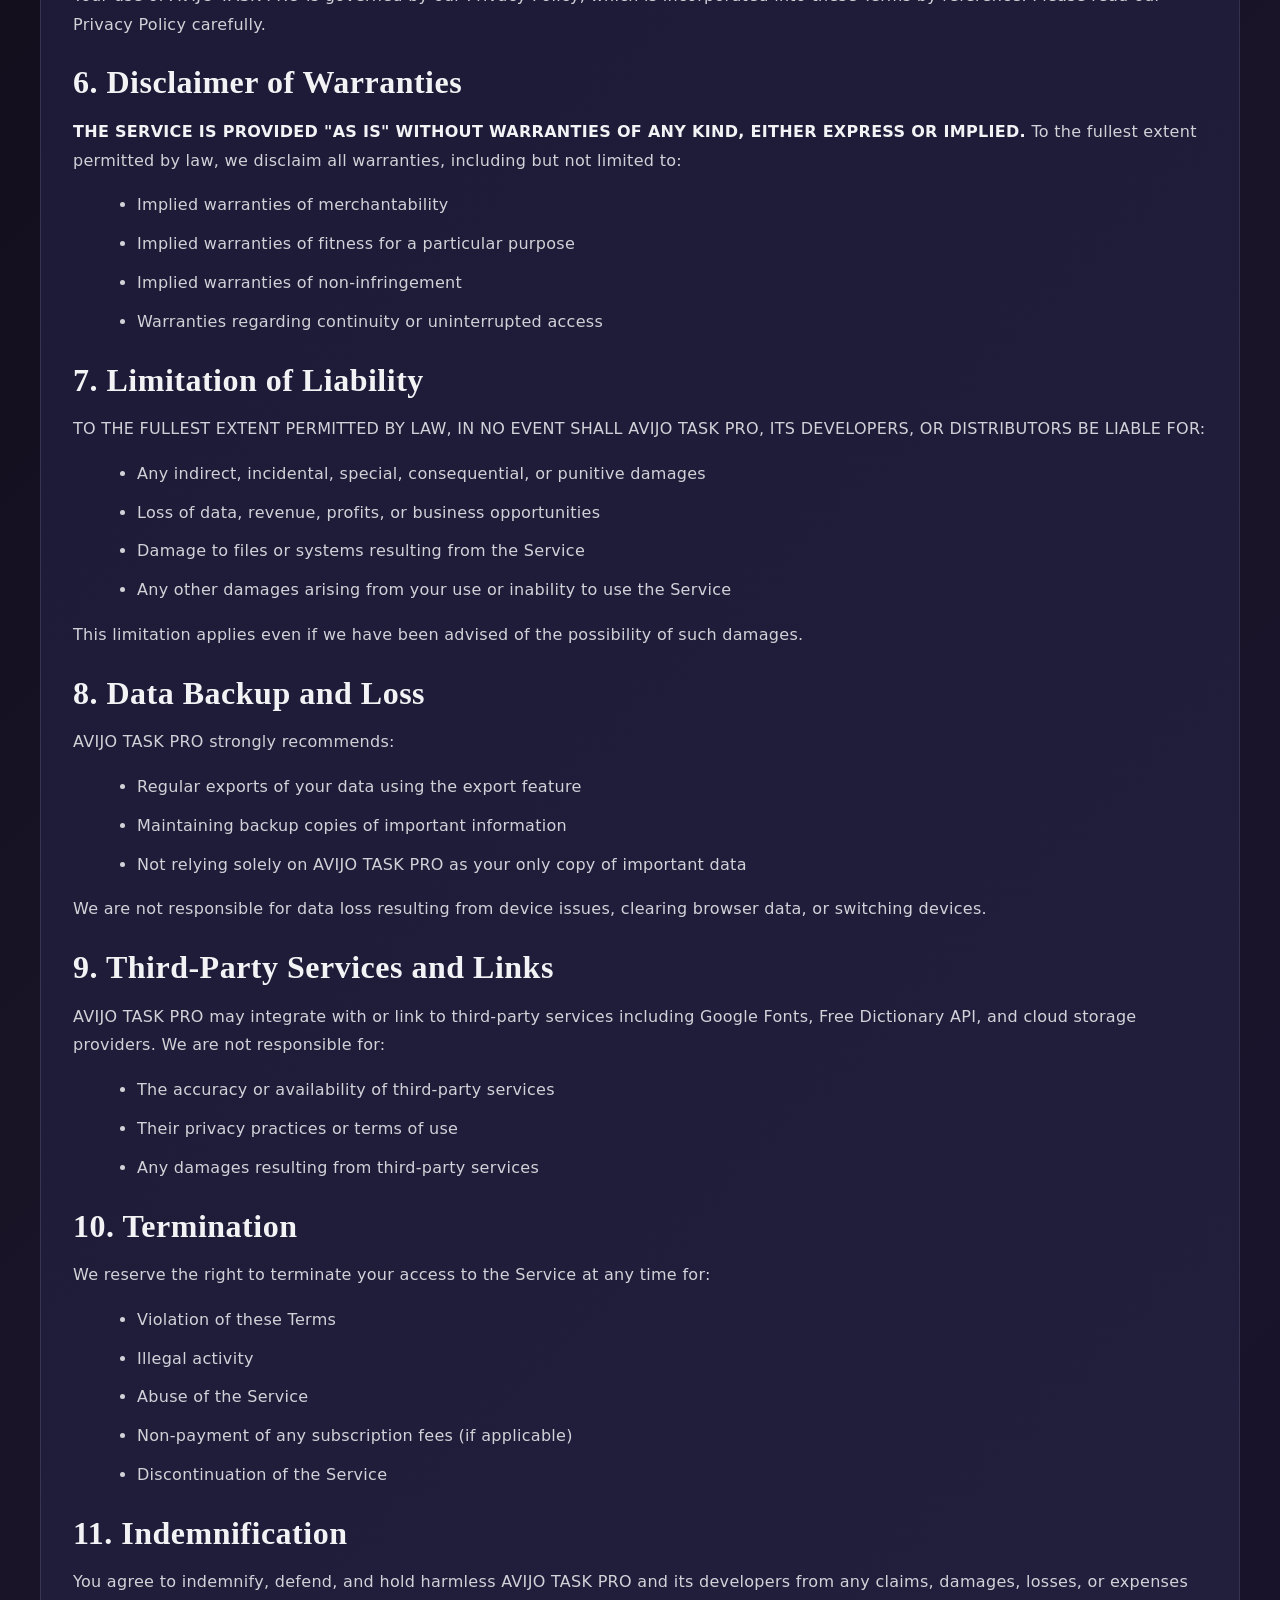
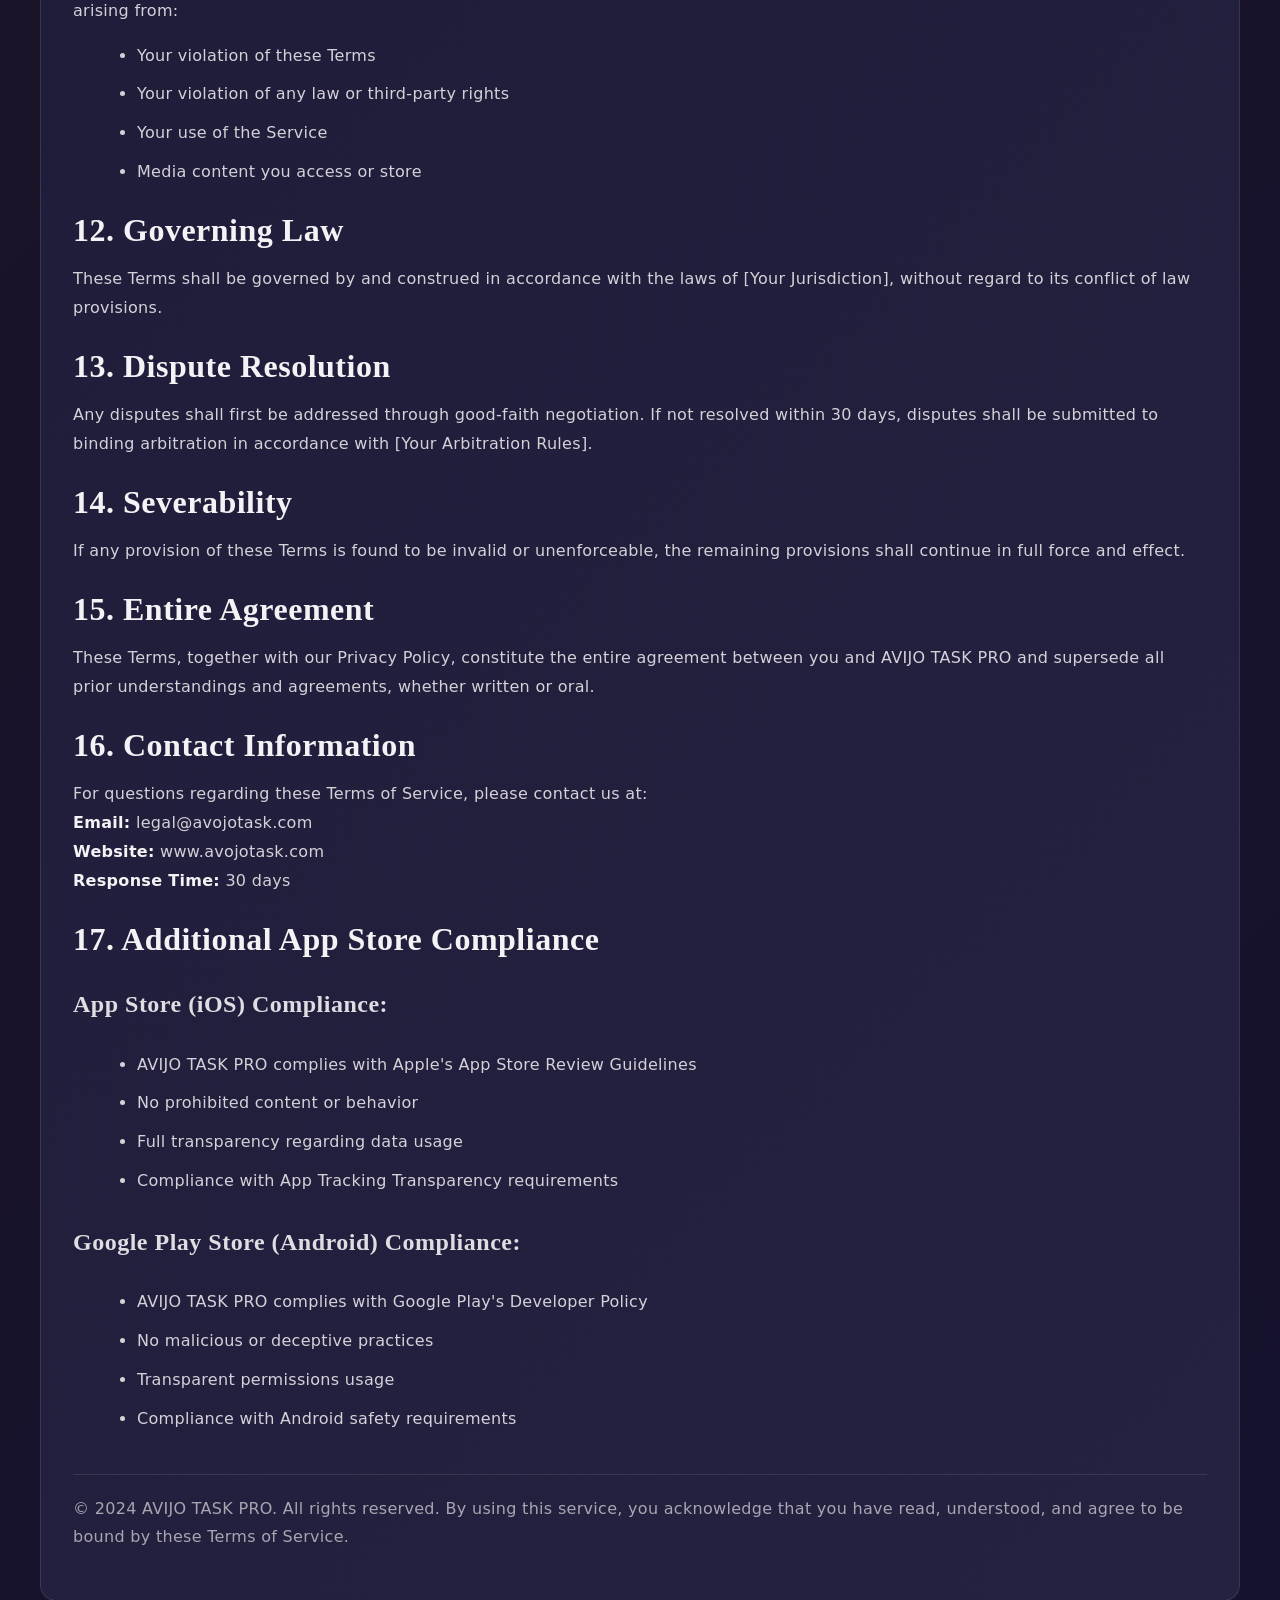
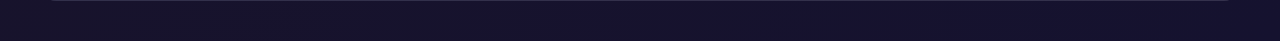
<file: www/terms-of-service.html>
<!DOCTYPE html>
<html lang="en">
<head>
    <meta charset="UTF-8">
    <meta name="viewport" content="width=device-width, initial-scale=1.0">
    <title>AVIJO TASK PRO - Terms of Service</title>
    <link rel="stylesheet" href="pro-4k-styles.css">
    <style>
        body {
            padding: 40px 20px;
            max-width: 1200px;
            margin: 0 auto;
        }
        .legal-document {
            line-height: 1.8;
        }
    </style>
</head>
<body>
    <div class="legal-document">
        <h2>Terms of Service for AVIJO TASK PRO</h2>
        <p><strong>Last Updated: November 2024</strong></p>
        <p><strong>Effective Date: [Launch Date]</strong></p>

        <div class="compliance-badge">App Store Compliant • Google Play Compliant</div>

        <h3>1. Acceptance of Terms</h3>
        <p>By downloading, installing, or using AVIJO TASK PRO, you agree to be bound by these Terms of Service ("Terms"). If you do not agree to these Terms, do not use the Service. We reserve the right to modify these Terms at any time. Your continued use of the Service constitutes acceptance of modified Terms.</p>

        <h3>2. License and Intellectual Property</h3>
        <p>AVIJO TASK PRO grants you a limited, non-exclusive, non-transferable, revocable license to use this application for personal, non-commercial purposes. You may not:</p>
        <ul>
            <li>Modify, translate, adapt, or create derivative works</li>
            <li>Reverse engineer, decompile, disassemble, or attempt to derive the source code</li>
            <li>Remove or alter any proprietary notices or labels</li>
            <li>Rent, lease, transfer, or sell the application</li>
            <li>Use the application for commercial purposes without prior written consent</li>
        </ul>

        <h3>3. User Responsibilities</h3>
        <p>You agree to:</p>
        <ul>
            <li>Use the Service only for lawful purposes</li>
            <li>Not violate any applicable laws or regulations</li>
            <li>Not infringe upon intellectual property rights of others</li>
            <li>Maintain the confidentiality of your login credentials</li>
            <li>Be responsible for all activities under your account</li>
            <li>Respect copyright laws and only play/store media you own or have permission to use</li>
        </ul>

        <h3>4. Media and Content</h3>
        <p>AVIJO TASK PRO:</p>
        <ul>
            <li>Does not provide, host, download, or distribute media content</li>
            <li>Only plays audio and video files from your device or chosen folders</li>
            <li>Does not upload media to any server</li>
            <li>Respects copyright and intellectual property rights</li>
        </ul>
        <p>You are solely responsible for ensuring you have the legal right to access and use any media files played through the Service.</p>

        <h3>5. Data and Privacy</h3>
        <p>Your use of AVIJO TASK PRO is governed by our Privacy Policy, which is incorporated into these Terms by reference. Please read our Privacy Policy carefully.</p>

        <h3>6. Disclaimer of Warranties</h3>
        <p><strong>THE SERVICE IS PROVIDED "AS IS" WITHOUT WARRANTIES OF ANY KIND, EITHER EXPRESS OR IMPLIED.</strong> To the fullest extent permitted by law, we disclaim all warranties, including but not limited to:</p>
        <ul>
            <li>Implied warranties of merchantability</li>
            <li>Implied warranties of fitness for a particular purpose</li>
            <li>Implied warranties of non-infringement</li>
            <li>Warranties regarding continuity or uninterrupted access</li>
        </ul>

        <h3>7. Limitation of Liability</h3>
        <p>TO THE FULLEST EXTENT PERMITTED BY LAW, IN NO EVENT SHALL AVIJO TASK PRO, ITS DEVELOPERS, OR DISTRIBUTORS BE LIABLE FOR:</p>
        <ul>
            <li>Any indirect, incidental, special, consequential, or punitive damages</li>
            <li>Loss of data, revenue, profits, or business opportunities</li>
            <li>Damage to files or systems resulting from the Service</li>
            <li>Any other damages arising from your use or inability to use the Service</li>
        </ul>
        <p>This limitation applies even if we have been advised of the possibility of such damages.</p>

        <h3>8. Data Backup and Loss</h3>
        <p>AVIJO TASK PRO strongly recommends:</p>
        <ul>
            <li>Regular exports of your data using the export feature</li>
            <li>Maintaining backup copies of important information</li>
            <li>Not relying solely on AVIJO TASK PRO as your only copy of important data</li>
        </ul>
        <p>We are not responsible for data loss resulting from device issues, clearing browser data, or switching devices.</p>

        <h3>9. Third-Party Services and Links</h3>
        <p>AVIJO TASK PRO may integrate with or link to third-party services including Google Fonts, Free Dictionary API, and cloud storage providers. We are not responsible for:</p>
        <ul>
            <li>The accuracy or availability of third-party services</li>
            <li>Their privacy practices or terms of use</li>
            <li>Any damages resulting from third-party services</li>
        </ul>

        <h3>10. Termination</h3>
        <p>We reserve the right to terminate your access to the Service at any time for:</p>
        <ul>
            <li>Violation of these Terms</li>
            <li>Illegal activity</li>
            <li>Abuse of the Service</li>
            <li>Non-payment of any subscription fees (if applicable)</li>
            <li>Discontinuation of the Service</li>
        </ul>

        <h3>11. Indemnification</h3>
        <p>You agree to indemnify, defend, and hold harmless AVIJO TASK PRO and its developers from any claims, damages, losses, or expenses arising from:</p>
        <ul>
            <li>Your violation of these Terms</li>
            <li>Your violation of any law or third-party rights</li>
            <li>Your use of the Service</li>
            <li>Media content you access or store</li>
        </ul>

        <h3>12. Governing Law</h3>
        <p>These Terms shall be governed by and construed in accordance with the laws of [Your Jurisdiction], without regard to its conflict of law provisions.</p>

        <h3>13. Dispute Resolution</h3>
        <p>Any disputes shall first be addressed through good-faith negotiation. If not resolved within 30 days, disputes shall be submitted to binding arbitration in accordance with [Your Arbitration Rules].</p>

        <h3>14. Severability</h3>
        <p>If any provision of these Terms is found to be invalid or unenforceable, the remaining provisions shall continue in full force and effect.</p>

        <h3>15. Entire Agreement</h3>
        <p>These Terms, together with our Privacy Policy, constitute the entire agreement between you and AVIJO TASK PRO and supersede all prior understandings and agreements, whether written or oral.</p>

        <h3>16. Contact Information</h3>
        <p>For questions regarding these Terms of Service, please contact us at:<br>
        <strong>Email:</strong> legal@avojotask.com<br>
        <strong>Website:</strong> www.avojotask.com<br>
        <strong>Response Time:</strong> 30 days</p>

        <h3>17. Additional App Store Compliance</h3>
        
        <h4>App Store (iOS) Compliance:</h4>
        <ul>
            <li>AVIJO TASK PRO complies with Apple's App Store Review Guidelines</li>
            <li>No prohibited content or behavior</li>
            <li>Full transparency regarding data usage</li>
            <li>Compliance with App Tracking Transparency requirements</li>
        </ul>

        <h4>Google Play Store (Android) Compliance:</h4>
        <ul>
            <li>AVIJO TASK PRO complies with Google Play's Developer Policy</li>
            <li>No malicious or deceptive practices</li>
            <li>Transparent permissions usage</li>
            <li>Compliance with Android safety requirements</li>
        </ul>

        <p style="margin-top: 40px; border-top: 1px solid rgba(255, 255, 255, 0.1); padding-top: 20px; color: rgba(255, 255, 255, 0.6);">© 2024 AVIJO TASK PRO. All rights reserved. By using this service, you acknowledge that you have read, understood, and agree to be bound by these Terms of Service.</p>
    </div>
</body>
</html>
</file>
<file: www/pro-4k-styles.css>
/* ================================================================ */
/* AVIJO TASK PRO - 4K PROFESSIONAL DESIGN ENHANCEMENT */
/* ================================================================ */

/* Premium color scheme for 4K displays */
:root {
  /* Base colors - Premium dark to light gradients */
  --bg-gradient: linear-gradient(135deg, #0a0810 0%, #1a1428 50%, #15122f 100%);
  --panel-gradient: linear-gradient(135deg, #1a1835 0%, #252140 100%);
  
  /* Primary accent colors - Enhanced vibrancy */
  --acc-primary: #6366f1;
  --acc-secondary: #8b5cf6;
  --acc-tertiary: #12a98c;
  
  /* Premium shadows for depth */
  --shadow-sm: 0 2px 8px rgba(0, 0, 0, 0.12);
  --shadow-md: 0 8px 24px rgba(0, 0, 0, 0.16);
  --shadow-lg: 0 16px 48px rgba(0, 0, 0, 0.20);
  --shadow-xl: 0 24px 64px rgba(0, 0, 0, 0.24);
  
  /* Glass effect variables */
  --glass-bg: rgba(26, 24, 53, 0.4);
  --glass-border: rgba(255, 255, 255, 0.1);
  
  /* Responsive typography */
  --text-xs: clamp(0.75rem, 1vw, 0.875rem);
  --text-sm: clamp(0.875rem, 1.2vw, 1rem);
  --text-base: clamp(1rem, 1.5vw, 1.125rem);
  --text-lg: clamp(1.25rem, 2vw, 1.5rem);
  --text-xl: clamp(1.5rem, 2.5vw, 2rem);
  --text-2xl: clamp(2rem, 3vw, 2.5rem);
  --text-4xl: clamp(2.5rem, 5vw, 4rem);
  
  /* Spacing scale */
  --gap-xs: 0.5rem;
  --gap-sm: 0.75rem;
  --gap-md: 1rem;
  --gap-lg: 1.5rem;
  --gap-xl: 2rem;
  --gap-2xl: 3rem;
}

/* ================================================================ */
/* GLOBAL STYLES */
/* ================================================================ */

html {
  font-size: 16px;
  -webkit-font-smoothing: antialiased;
  -moz-osx-font-smoothing: grayscale;
}

body {
  background: var(--bg-gradient);
  color: #ecebff;
  font-family: 'DM Sans', system-ui, sans-serif;
  font-weight: 400;
  line-height: 1.6;
  letter-spacing: 0.3px;
  min-height: 100vh;
}

/* Typography hierarchy */
h1, h2, h3, h4, h5, h6 {
  font-family: 'Bricolage Grotesque', serif;
  font-weight: 700;
  letter-spacing: 0.5px;
  line-height: 1.2;
}

h1 { font-size: var(--text-4xl); }
h2 { font-size: var(--text-2xl); }
h3 { font-size: var(--text-xl); }
h4 { font-size: var(--text-lg); }

/* ================================================================ */
/* PROFESSIONAL VIDEO PLAYER STYLES */
/* ================================================================ */

.player-container {
  position: relative;
  width: 100%;
  aspect-ratio: 16 / 9;
  background: linear-gradient(135deg, #000a1a 0%, #0f0f1e 100%);
  border-radius: 20px;
  overflow: hidden;
  box-shadow: var(--shadow-xl);
}

#media {
  width: 100%;
  height: 100%;
  display: block;
  background: #000;
}

/* Professional video navigation - Enhanced */
#videoNav {
  position: absolute;
  inset: 50% 24px auto;
  transform: translateY(-50%);
  z-index: 30;
  display: flex;
  justify-content: space-between;
  gap: 16px;
  pointer-events: none;
  opacity: 0;
  transition: opacity 0.3s ease;
}

.player-container:hover #videoNav {
  opacity: 1;
}

/* Professional playback buttons */
.video-nav-btn {
  pointer-events: auto;
  width: 56px;
  height: 56px;
  padding: 0;
  border: 1.5px solid rgba(255, 255, 255, 0.4);
  background: rgba(16, 16, 24, 0.7);
  color: #fff;
  border-radius: 16px;
  font-size: 24px;
  font-weight: bold;
  display: flex;
  align-items: center;
  justify-content: center;
  backdrop-filter: blur(12px);
  transition: all 0.2s ease;
  cursor: pointer;
}

.video-nav-btn:hover {
  background: rgba(16, 16, 24, 0.9);
  border-color: rgba(255, 255, 255, 0.7);
  transform: scale(1.08);
  box-shadow: 0 8px 24px rgba(99, 102, 241, 0.3);
}

.video-nav-btn:disabled {
  opacity: 0.4;
  cursor: not-allowed;
}

/* Professional control bar */
.video-controls {
  position: absolute;
  bottom: 0;
  left: 0;
  right: 0;
  background: linear-gradient(to top, rgba(0, 0, 0, 0.9), transparent);
  padding: 40px 24px 20px;
  display: flex;
  align-items: center;
  gap: 12px;
  z-index: 25;
  opacity: 0;
  transition: opacity 0.3s ease;
}

.player-container:hover .video-controls {
  opacity: 1;
}

.video-progress-bar {
  flex: 1;
  height: 6px;
  background: rgba(255, 255, 255, 0.2);
  border-radius: 3px;
  cursor: pointer;
  position: relative;
}

.video-progress-fill {
  height: 100%;
  background: linear-gradient(90deg, var(--acc-primary), var(--acc-secondary));
  border-radius: 3px;
  position: relative;
}

.video-progress-fill::after {
  content: '';
  position: absolute;
  right: -6px;
  top: 50%;
  transform: translateY(-50%);
  width: 12px;
  height: 12px;
  background: #fff;
  border-radius: 50%;
  box-shadow: 0 2px 8px rgba(0, 0, 0, 0.4);
}

/* Video playlist - Enhanced */
#videoPlaylist {
  position: absolute;
  z-index: 40;
  right: 0;
  top: 0;
  bottom: 0;
  width: min(360px, 85vw);
  display: flex;
  flex-direction: column;
  background: rgba(17, 17, 29, 0.95);
  color: #fff;
  border-left: 1px solid rgba(255, 255, 255, 0.1);
  text-align: left;
  padding: 16px;
  backdrop-filter: blur(20px);
  transform: translateX(100%);
  transition: transform 0.3s ease;
  box-shadow: -8px 0 32px rgba(0, 0, 0, 0.4);
}

#videoPlaylist[hidden] {
  display: none;
}

#videoPlaylist.show {
  transform: translateX(0);
}

.video-playlist-item {
  display: flex;
  align-items: center;
  gap: 12px;
  padding: 10px;
  border-radius: 12px;
  border: 1px solid rgba(255, 255, 255, 0.1);
  background: rgba(255, 255, 255, 0.05);
  cursor: pointer;
  transition: all 0.2s ease;
}

.video-playlist-item:hover {
  background: rgba(255, 255, 255, 0.1);
  transform: translateX(4px);
}

.video-playlist-item.active {
  background: rgba(99, 102, 241, 0.2);
  border-color: rgba(99, 102, 241, 0.5);
}

.video-playlist-item img {
  width: 80px;
  height: 54px;
  object-fit: cover;
  border-radius: 8px;
  flex-shrink: 0;
}

/* ================================================================ */
/* PROFESSIONAL SETTINGS UI */
/* ================================================================ */

.settings-container {
  display: grid;
  gap: 24px;
  max-width: 800px;
}

.settings-section {
  background: var(--panel-gradient);
  border: 1px solid rgba(255, 255, 255, 0.1);
  border-radius: 20px;
  padding: 28px;
  box-shadow: var(--shadow-md);
  backdrop-filter: blur(10px);
}

.settings-section-title {
  font-size: var(--text-lg);
  font-weight: 700;
  margin-bottom: 20px;
  display: flex;
  align-items: center;
  gap: 12px;
}

.settings-section-title::before {
  content: '';
  display: inline-block;
  width: 4px;
  height: 24px;
  background: linear-gradient(180deg, var(--acc-primary), var(--acc-secondary));
  border-radius: 2px;
}

.settings-item {
  display: grid;
  grid-template-columns: 1fr auto;
  align-items: center;
  gap: 20px;
  padding: 16px;
  border-radius: 14px;
  border: 1px solid rgba(255, 255, 255, 0.05);
  transition: all 0.2s ease;
}

.settings-item:hover {
  background: rgba(255, 255, 255, 0.05);
  border-color: rgba(255, 255, 255, 0.1);
}

.settings-item-label {
  display: flex;
  flex-direction: column;
  gap: 6px;
}

.settings-item-label b {
  font-weight: 700;
  color: #fff;
}

.settings-item-label small {
  color: rgba(255, 255, 255, 0.6);
  font-size: var(--text-xs);
}

/* Toggle switch */
.toggle-switch {
  position: relative;
  width: 56px;
  height: 32px;
  background: rgba(255, 255, 255, 0.1);
  border-radius: 16px;
  border: 1px solid rgba(255, 255, 255, 0.2);
  cursor: pointer;
  transition: all 0.3s ease;
}

.toggle-switch.active {
  background: var(--acc-primary);
  border-color: var(--acc-primary);
}

.toggle-switch::after {
  content: '';
  position: absolute;
  width: 28px;
  height: 28px;
  background: #fff;
  border-radius: 14px;
  top: 2px;
  left: 2px;
  transition: all 0.3s ease;
  box-shadow: 0 2px 8px rgba(0, 0, 0, 0.2);
}

.toggle-switch.active::after {
  left: 26px;
}

/* ================================================================ */
/* COMPLIANCE & LEGAL SECTIONS */
/* ================================================================ */

.legal-document {
  background: var(--panel-gradient);
  border: 1px solid rgba(255, 255, 255, 0.1);
  border-radius: 16px;
  padding: 32px;
  line-height: 1.8;
  color: rgba(255, 255, 255, 0.85);
}

.legal-document h2 {
  margin-bottom: 24px;
  color: #fff;
  border-bottom: 2px solid var(--acc-primary);
  padding-bottom: 12px;
}

.legal-document h3 {
  margin-top: 24px;
  margin-bottom: 12px;
  color: rgba(255, 255, 255, 0.95);
}

.legal-document p {
  margin-bottom: 16px;
  color: rgba(255, 255, 255, 0.8);
}

.legal-document ol, .legal-document ul {
  margin-left: 24px;
  margin-bottom: 16px;
}

.legal-document li {
  margin-bottom: 10px;
  color: rgba(255, 255, 255, 0.8);
}

.legal-document strong {
  color: rgba(255, 255, 255, 0.95);
  font-weight: 700;
}

.compliance-badge {
  display: inline-block;
  padding: 8px 16px;
  background: rgba(99, 102, 241, 0.1);
  border: 1px solid var(--acc-primary);
  border-radius: 20px;
  font-size: var(--text-xs);
  font-weight: 700;
  color: var(--acc-primary);
  margin-bottom: 24px;
}

/* ================================================================ */
/* ENHANCED MAIN INTERFACE */
/* ================================================================ */

.main-header {
  display: flex;
  justify-content: space-between;
  align-items: flex-end;
  gap: 24px;
  margin-bottom: 32px;
  padding-bottom: 24px;
  border-bottom: 1px solid rgba(255, 255, 255, 0.1);
}

.header-content h1 {
  margin-bottom: 8px;
  background: linear-gradient(135deg, #fff, rgba(255, 255, 255, 0.7));
  -webkit-background-clip: text;
  -webkit-text-fill-color: transparent;
  background-clip: text;
}

.header-content p {
  color: rgba(255, 255, 255, 0.6);
  font-size: var(--text-sm);
}

/* Card grid - 4K responsive */
.card-grid {
  display: grid;
  grid-template-columns: repeat(auto-fit, minmax(320px, 1fr));
  gap: 24px;
  margin-bottom: 32px;
}

.card {
  background: var(--panel-gradient);
  border: 1px solid rgba(255, 255, 255, 0.1);
  border-radius: 20px;
  padding: 28px;
  box-shadow: var(--shadow-md);
  backdrop-filter: blur(10px);
  transition: all 0.3s ease;
  cursor: pointer;
}

.card:hover {
  transform: translateY(-4px);
  box-shadow: var(--shadow-lg);
  border-color: rgba(255, 255, 255, 0.2);
}

.card-icon {
  font-size: 2.5rem;
  margin-bottom: 16px;
}

.card h3 {
  margin-bottom: 8px;
  color: #fff;
}

.card p {
  color: rgba(255, 255, 255, 0.6);
  font-size: var(--text-sm);
  line-height: 1.6;
}

/* ================================================================ */
/* PROFESSIONAL BUTTONS */
/* ================================================================ */

.btn {
  padding: 12px 24px;
  border-radius: 12px;
  border: 1px solid rgba(255, 255, 255, 0.2);
  background: linear-gradient(135deg, rgba(99, 102, 241, 0.1), rgba(139, 92, 246, 0.1));
  color: #fff;
  font-weight: 700;
  cursor: pointer;
  transition: all 0.2s ease;
  font-size: var(--text-sm);
  display: inline-flex;
  align-items: center;
  gap: 8px;
}

.btn:hover {
  background: linear-gradient(135deg, var(--acc-primary), var(--acc-secondary));
  border-color: var(--acc-primary);
  box-shadow: 0 8px 24px rgba(99, 102, 241, 0.3);
  transform: translateY(-2px);
}

.btn-primary {
  background: linear-gradient(135deg, var(--acc-primary), var(--acc-secondary));
  border-color: var(--acc-primary);
  color: #fff;
}

.btn-secondary {
  background: rgba(255, 255, 255, 0.1);
  border-color: rgba(255, 255, 255, 0.2);
  color: #fff;
}

.btn-secondary:hover {
  background: rgba(255, 255, 255, 0.15);
  border-color: rgba(255, 255, 255, 0.3);
}

.btn-danger {
  background: linear-gradient(135deg, rgba(239, 68, 68, 0.2), rgba(220, 38, 38, 0.2));
  border-color: rgba(239, 68, 68, 0.5);
  color: #fca5a5;
}

.btn-danger:hover {
  background: linear-gradient(135deg, #ef4444, #dc2626);
  border-color: #ef4444;
  color: #fff;
}

/* ================================================================ */
/* RESPONSIVE DESIGN */
/* ================================================================ */

@media (max-width: 1024px) {
  .settings-item {
    grid-template-columns: 1fr;
  }
  
  .card-grid {
    grid-template-columns: repeat(auto-fit, minmax(280px, 1fr));
  }
}

@media (max-width: 768px) {
  .main-header {
    flex-direction: column;
    align-items: flex-start;
  }
  
  .settings-section {
    padding: 20px;
  }
  
  #videoNav {
    inset: 50% 12px auto;
    gap: 8px;
  }
  
  .video-nav-btn {
    width: 48px;
    height: 48px;
    font-size: 20px;
  }
}

@media (max-width: 480px) {
  :root {
    --gap-lg: 1rem;
    --text-2xl: clamp(1.75rem, 4vw, 2rem);
  }
  
  .settings-section {
    padding: 16px;
    gap: 12px;
  }
  
  .card-grid {
    grid-template-columns: 1fr;
  }
  
  #videoPlaylist {
    width: 90vw;
  }
}

/* ================================================================ */
/* DARK MODE ENHANCEMENTS */
/* ================================================================ */

@media (prefers-color-scheme: dark) {
  :root {
    --panel-gradient: linear-gradient(135deg, rgba(26, 24, 53, 0.8), rgba(37, 33, 64, 0.8));
  }
}

/* ================================================================ */
/* ANIMATIONS */
/* ================================================================ */

@keyframes fadeIn {
  from {
    opacity: 0;
    transform: translateY(10px);
  }
  to {
    opacity: 1;
    transform: translateY(0);
  }
}

@keyframes slideIn {
  from {
    transform: translateX(-20px);
    opacity: 0;
  }
  to {
    transform: translateX(0);
    opacity: 1;
  }
}

.fade-in {
  animation: fadeIn 0.3s ease;
}

.slide-in {
  animation: slideIn 0.3s ease;
}

/* ================================================================ */
/* PRINT STYLES */
/* ================================================================ */

@media print {
  body {
    background: white;
    color: black;
  }
  
  .legal-document {
    background: white;
    border: 1px solid #ccc;
    page-break-inside: avoid;
  }
}
</file>
